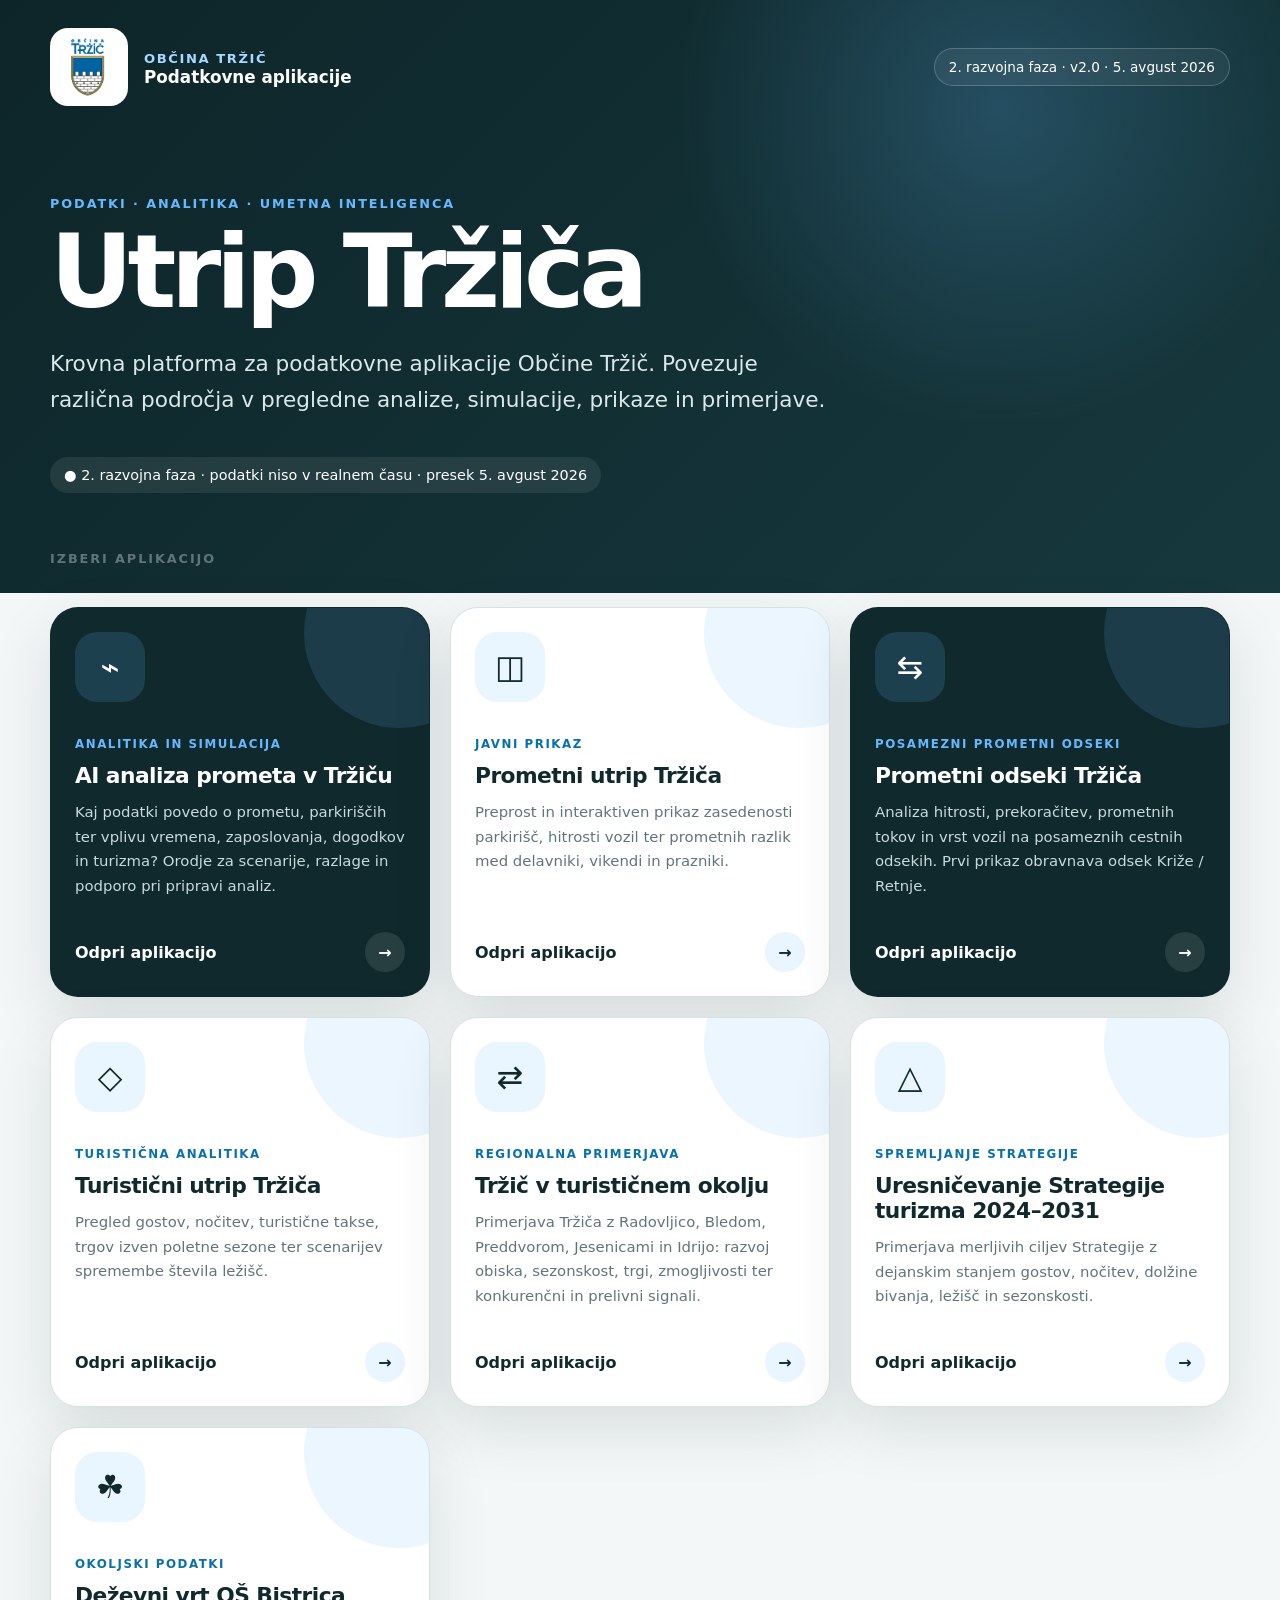
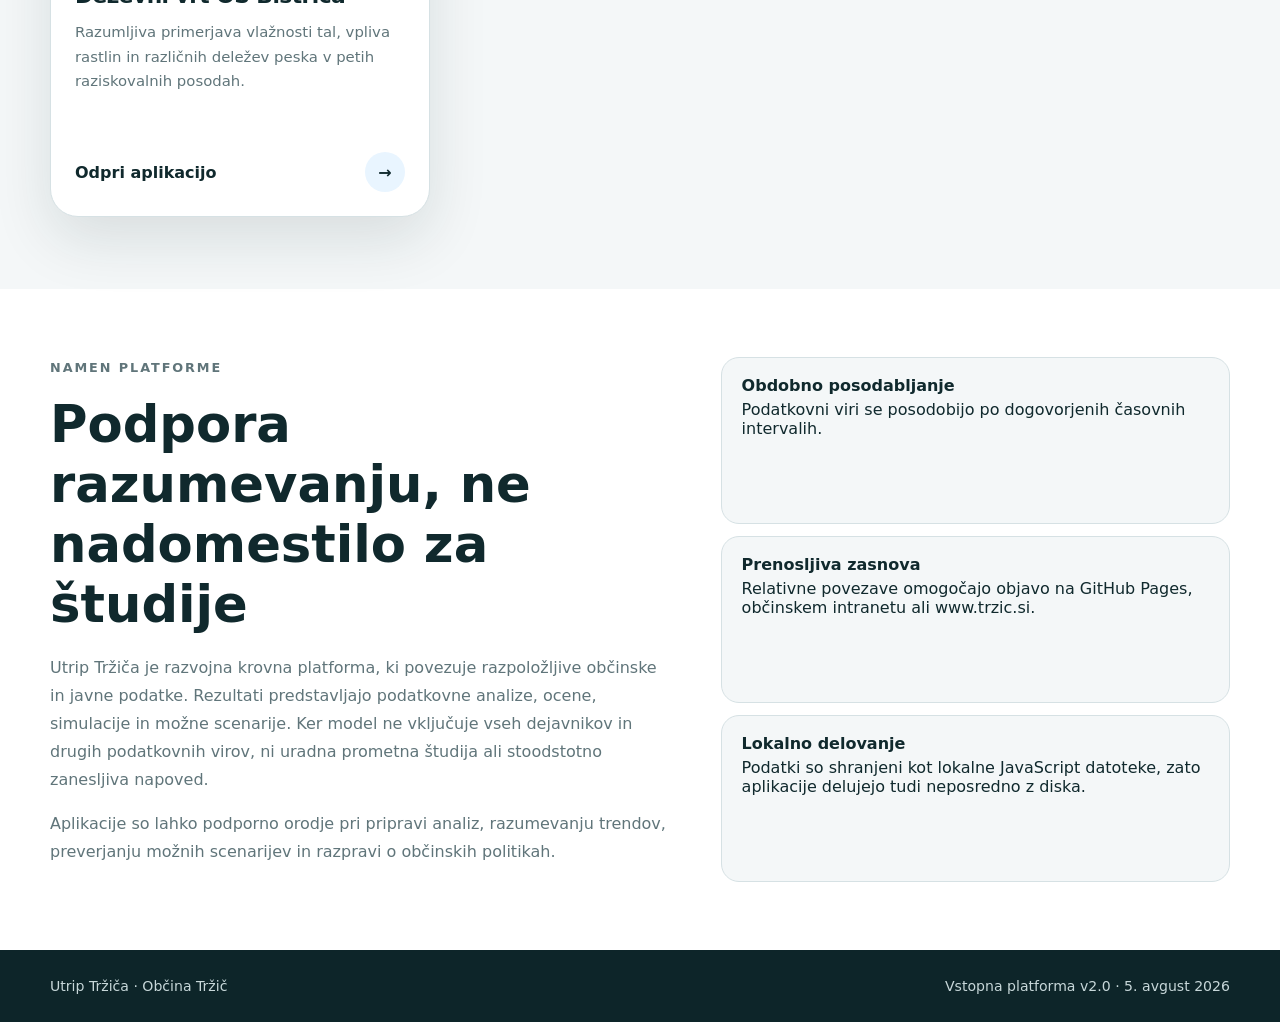
<file: index.html>
<!doctype html>
<html lang="sl">
<head>
  <meta charset="utf-8">
  <meta name="viewport" content="width=device-width,initial-scale=1">
  <meta name="description" content="Utrip Tržiča – vstopna stran podatkovnih aplikacij Občine Tržič.">
  <title>Utrip Tržiča</title>
  <link rel="stylesheet" href="./assets/css/shared.css">
  <script src="./VERSION.js"></script>
  <script defer src="./assets/js/apply-version.js"></script>
</head>
<body data-version-key="platform" data-version-title="Utrip Tržiča v{version}">
<header class="hero">
  <div class="shell">
    <nav class="nav">
      <div class="brand"><img src="./assets/images/grb_veliki.jpg" alt="Logotip Občine Tržič"><div><span>Občina Tržič</span><strong>Podatkovne aplikacije</strong></div></div>
      <div class="status" data-version-template="2. razvojna faza · v{version} · {releaseLabel}">2. razvojna faza · v2.0 · 5. avgust 2026</div>
    </nav>
    <div class="hero-copy">
      <p class="eyebrow">PODATKI · ANALITIKA · UMETNA INTELIGENCA</p>
      <h1>Utrip Tržiča</h1>
      <p class="lead">Krovna platforma za podatkovne aplikacije Občine Tržič. Povezuje različna področja v pregledne analize, simulacije, prikaze in primerjave.</p>
      <div class="snapshot">● 2. razvojna faza · podatki niso v realnem času · presek 5. avgust 2026</div>
    </div>
  </div>
</header>
<main>
<section class="apps">
  <div class="shell">
    <div class="section-head"><div><p class="eyebrow">IZBERI APLIKACIJO</p></div></div>
    <div class="app-grid">
      <article class="app-card primary"><div class="icon">⌁</div><span class="tag">ANALITIKA IN SIMULACIJA</span><h3>AI analiza prometa v Tržiču</h3><p>Kaj podatki povedo o prometu, parkiriščih ter vplivu vremena, zaposlovanja, dogodkov in turizma? Orodje za scenarije, razlage in podporo pri pripravi analiz.</p><a class="card-link" href="./apps/analitika/index.html"><span>Odpri aplikacijo</span><span>→</span></a></article>
      <article class="app-card"><div class="icon">◫</div><span class="tag">JAVNI PRIKAZ</span><h3>Prometni utrip Tržiča</h3><p>Preprost in interaktiven prikaz zasedenosti parkirišč, hitrosti vozil ter prometnih razlik med delavniki, vikendi in prazniki.</p><a class="card-link" href="./apps/javni-prikaz/index.html"><span>Odpri aplikacijo</span><span>→</span></a></article>
      <article class="app-card primary"><div class="icon">⇆</div><span class="tag">POSAMEZNI PROMETNI ODSEKI</span><h3>Prometni odseki Tržiča</h3><p>Analiza hitrosti, prekoračitev, prometnih tokov in vrst vozil na posameznih cestnih odsekih. Prvi prikaz obravnava odsek Križe / Retnje.</p><a class="card-link" href="./apps/prometni-odseki/index.html"><span>Odpri aplikacijo</span><span>→</span></a></article>
      <article class="app-card"><div class="icon">◇</div><span class="tag">TURISTIČNA ANALITIKA</span><h3>Turistični utrip Tržiča</h3><p>Pregled gostov, nočitev, turistične takse, trgov izven poletne sezone ter scenarijev spremembe števila ležišč.</p><a class="card-link" href="./apps/turizem/index.html"><span>Odpri aplikacijo</span><span>→</span></a></article>
      <article class="app-card"><div class="icon">⇄</div><span class="tag">REGIONALNA PRIMERJAVA</span><h3>Tržič v turističnem okolju</h3><p>Primerjava Tržiča z Radovljico, Bledom, Preddvorom, Jesenicami in Idrijo: razvoj obiska, sezonskost, trgi, zmogljivosti ter konkurenčni in prelivni signali.</p><a class="card-link" href="./apps/turisticno-okolje/index.html"><span>Odpri aplikacijo</span><span>→</span></a></article>
      <article class="app-card"><div class="icon">△</div><span class="tag">SPREMLJANJE STRATEGIJE</span><h3>Uresničevanje Strategije turizma 2024–2031</h3><p>Primerjava merljivih ciljev Strategije z dejanskim stanjem gostov, nočitev, dolžine bivanja, ležišč in sezonskosti.</p><a class="card-link" href="./apps/strategija-turizem/index.html"><span>Odpri aplikacijo</span><span>→</span></a></article>
      <article class="app-card"><div class="icon">☘</div><span class="tag">OKOLJSKI PODATKI</span><h3>Deževni vrt OŠ Bistrica</h3><p>Razumljiva primerjava vlažnosti tal, vpliva rastlin in različnih deležev peska v petih raziskovalnih posodah.</p><a class="card-link" href="./apps/dezevni-vrt/index.html"><span>Odpri aplikacijo</span><span>→</span></a></article>
    </div>
  </div>
</section>
<section class="info">
  <div class="shell info-grid">
    <div><p class="eyebrow">NAMEN PLATFORME</p><h2>Podpora razumevanju, ne nadomestilo za študije</h2><p>Utrip Tržiča je razvojna krovna platforma, ki povezuje razpoložljive občinske in javne podatke. Rezultati predstavljajo podatkovne analize, ocene, simulacije in možne scenarije. Ker model ne vključuje vseh dejavnikov in drugih podatkovnih virov, ni uradna prometna študija ali stoodstotno zanesljiva napoved.</p><p>Aplikacije so lahko podporno orodje pri pripravi analiz, razumevanju trendov, preverjanju možnih scenarijev in razpravi o občinskih politikah.</p></div>
    <div class="principles"><div class="principle"><strong>Obdobno posodabljanje</strong><span>Podatkovni viri se posodobijo po dogovorjenih časovnih intervalih.</span></div><div class="principle"><strong>Prenosljiva zasnova</strong><span>Relativne povezave omogočajo objavo na GitHub Pages, občinskem intranetu ali www.trzic.si.</span></div><div class="principle"><strong>Lokalno delovanje</strong><span>Podatki so shranjeni kot lokalne JavaScript datoteke, zato aplikacije delujejo tudi neposredno z diska.</span></div></div>
  </div>
</section>
</main>
<footer class="footer"><div class="shell"><span>Utrip Tržiča · Občina Tržič</span><span data-version-template="Vstopna platforma v{version} · {releaseLabel}">Vstopna platforma v2.0 · 5. avgust 2026</span></div></footer>
</body>
</html>
</file>
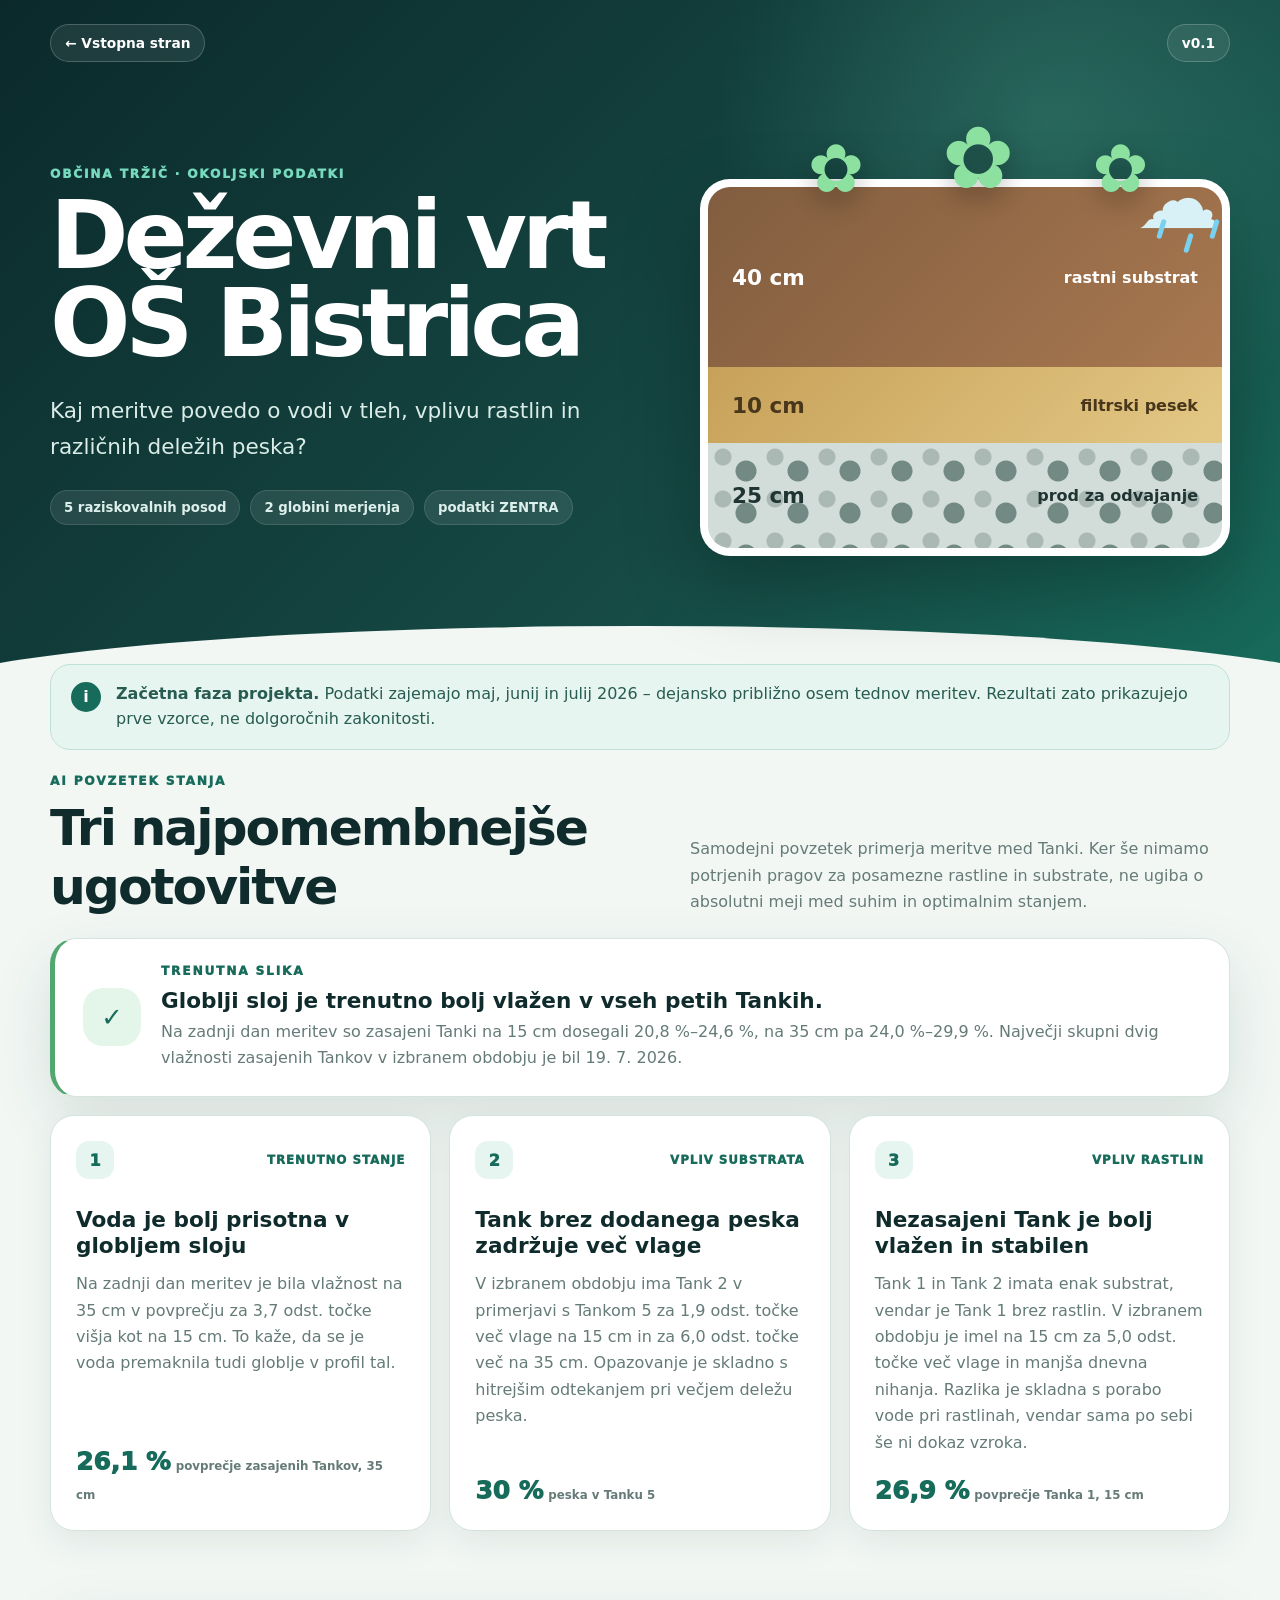
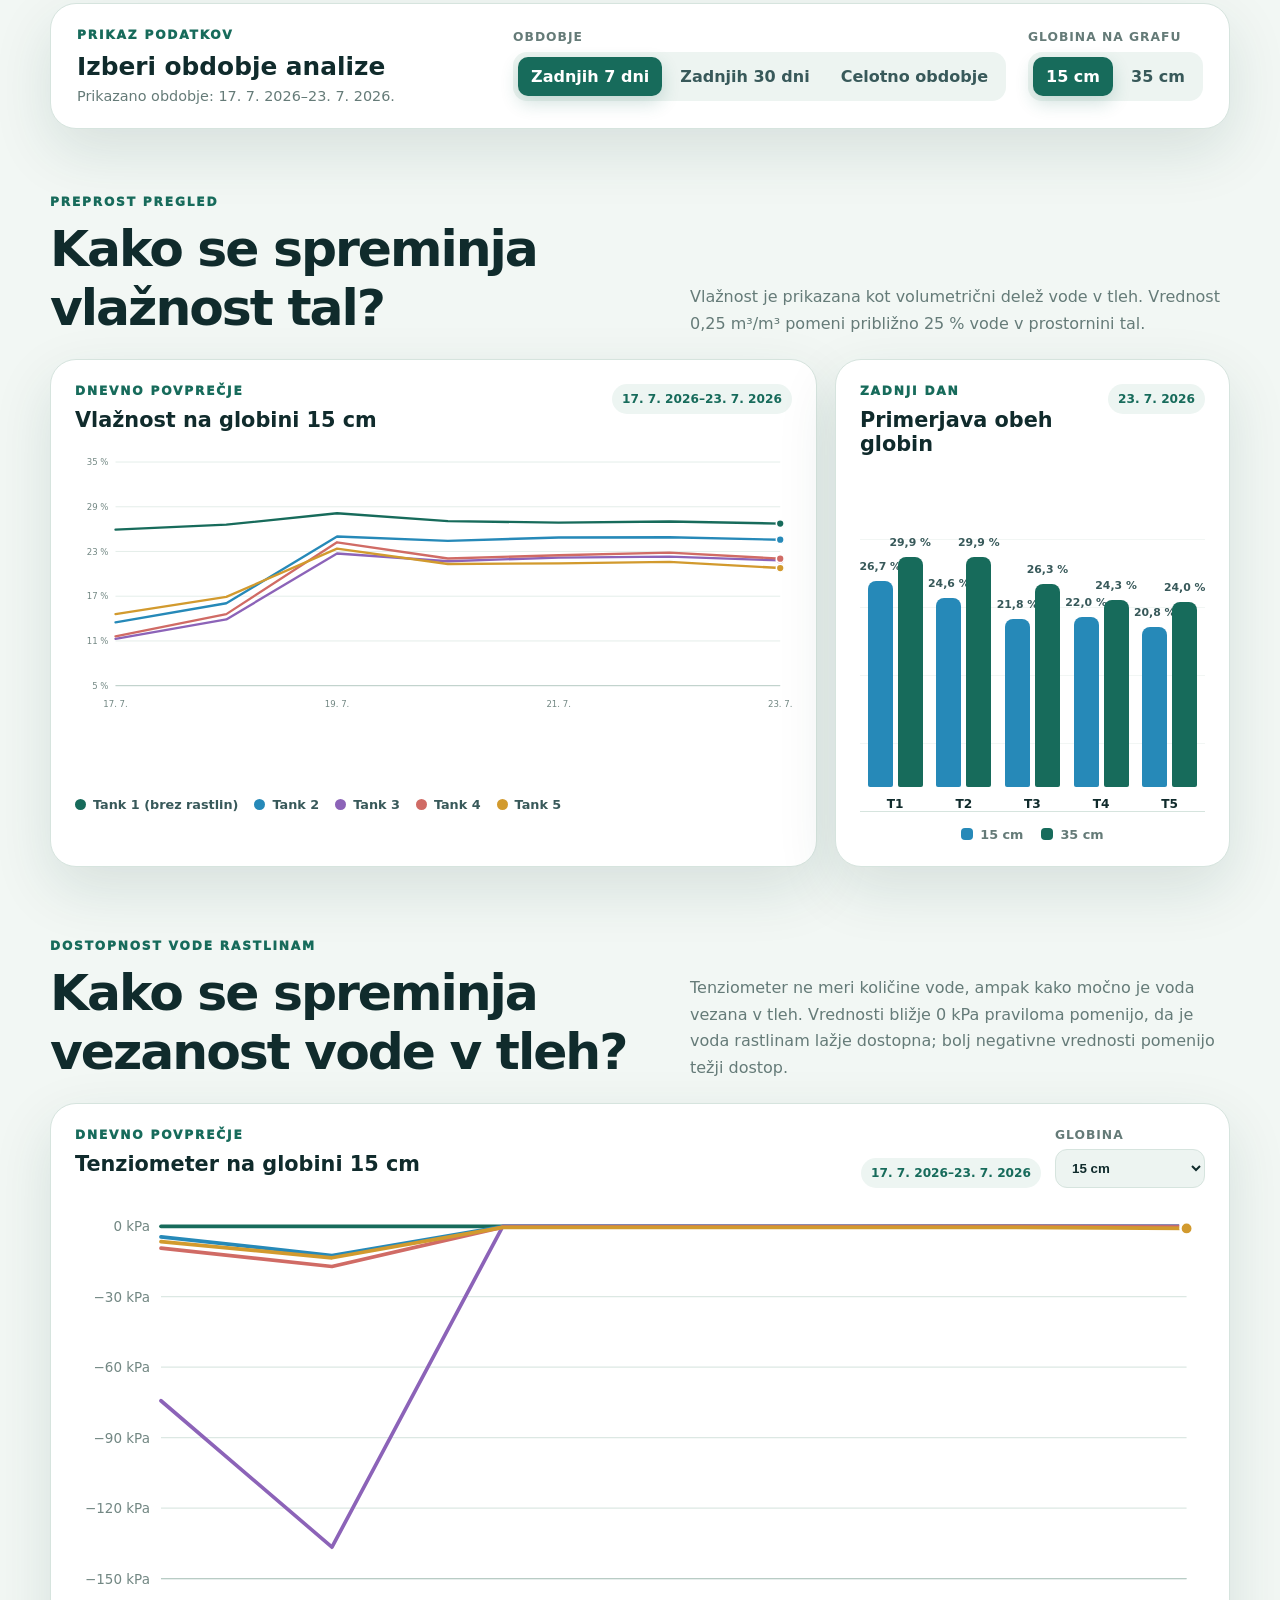
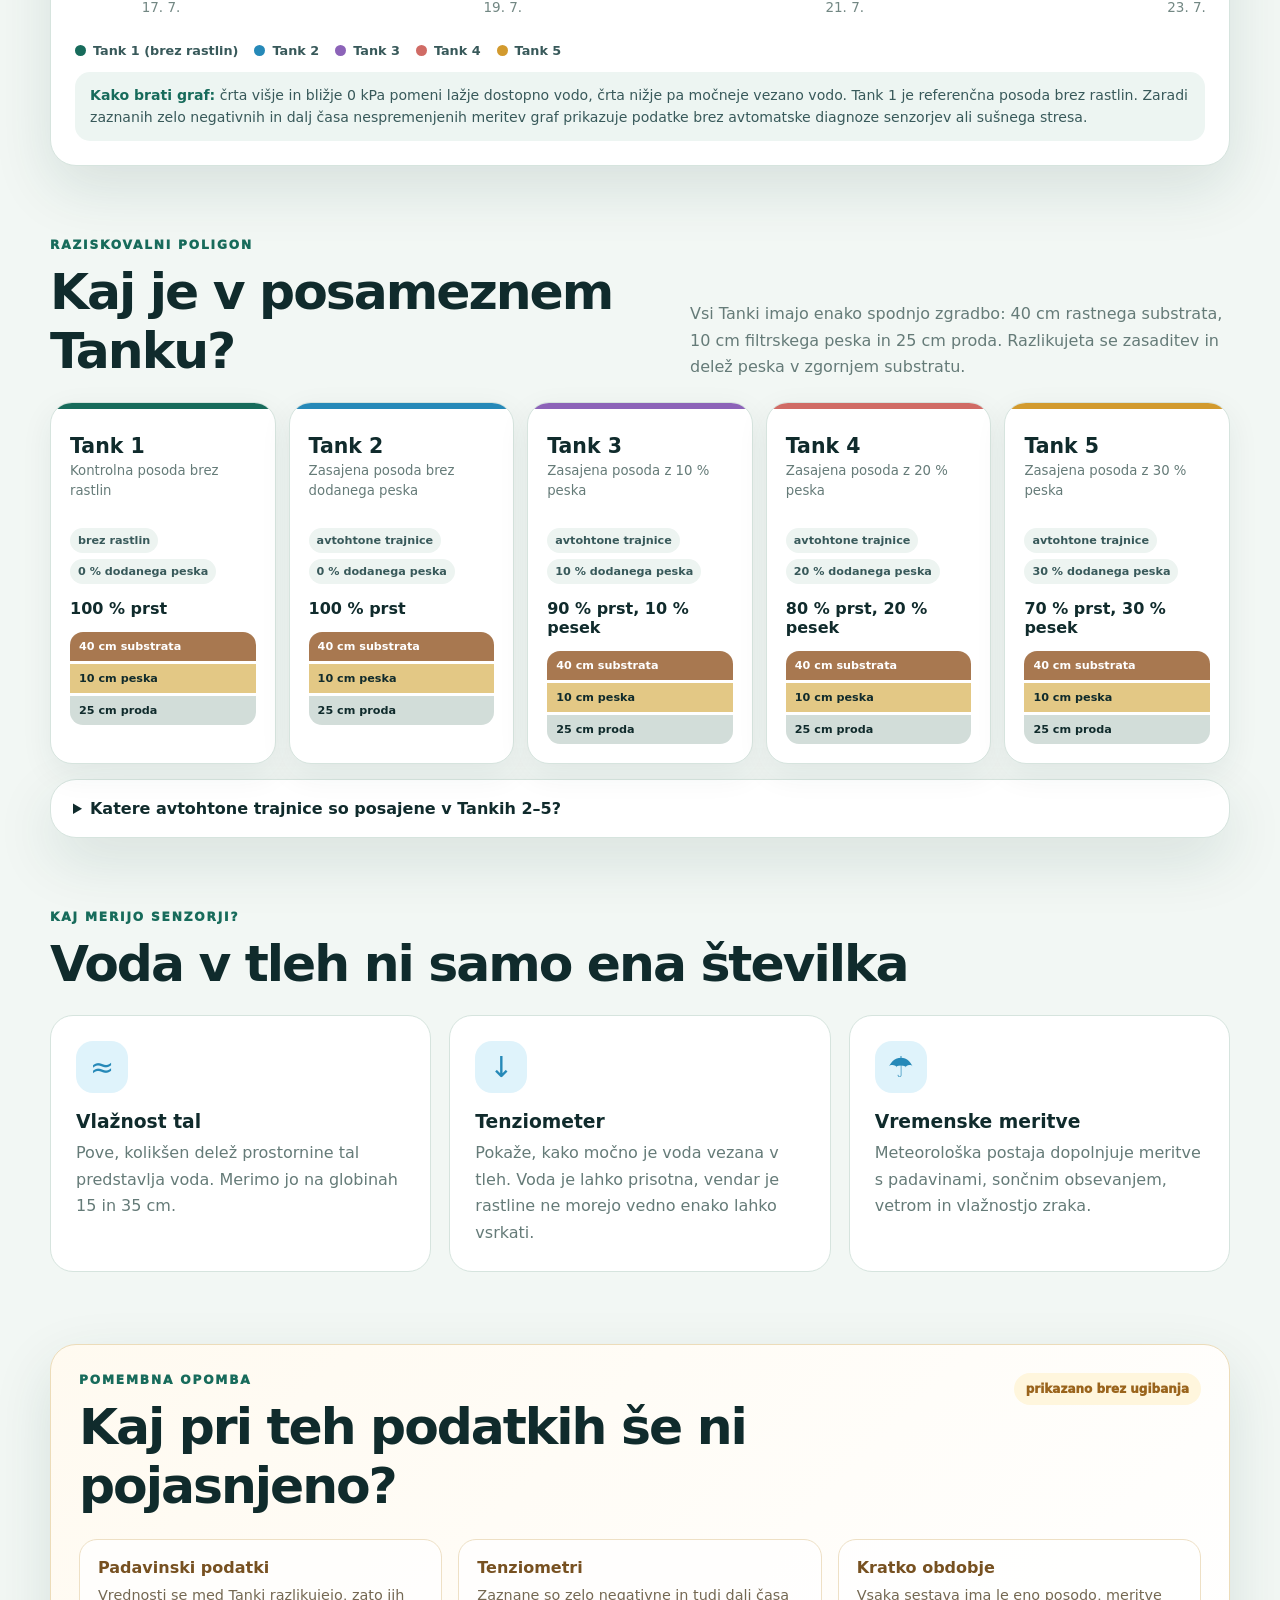
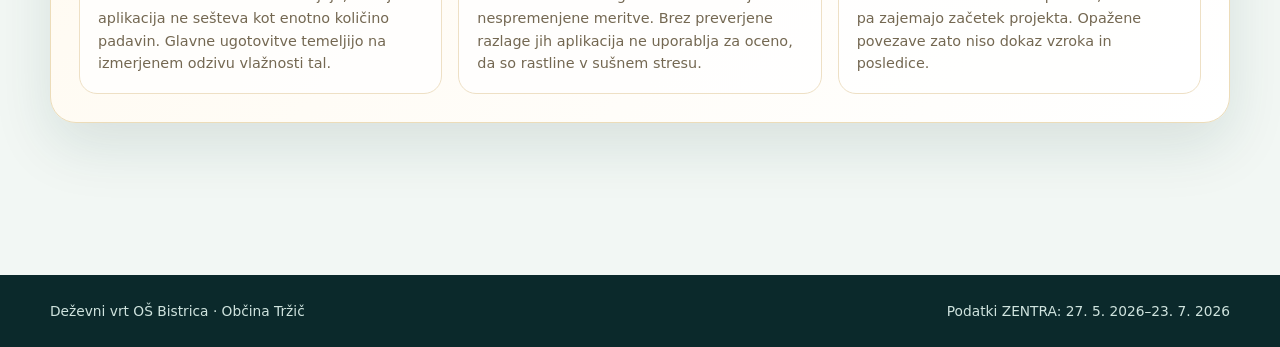
<file: apps/dezevni-vrt/index.html>
<!doctype html>
<html lang="sl">
<head>
  <meta charset="utf-8" />
  <meta name="viewport" content="width=device-width, initial-scale=1" />
  <meta name="description" content="De&#382;evni vrt O&#352; Bistrica &#8211; razumljiva primerjava vla&#382;nosti tal, sestave substratov in meritev ZENTRA." />
  <title>De&#382;evni vrt O&#352; Bistrica v0.1</title>
  <link rel="stylesheet" href="styles.css?v=0.1" />

  <style>
    .tension-panel{padding:24px}
    .tension-controls{display:flex;align-items:end;gap:14px;flex-wrap:wrap}
    .tension-select-wrap{display:grid;gap:7px}
    .tension-select-wrap label{font-size:.77rem;font-weight:900;color:var(--muted);text-transform:uppercase;letter-spacing:.08em}
    .tension-select{min-width:150px;border:1px solid var(--line);border-radius:12px;background:#edf4f1;color:var(--ink);padding:10px 36px 10px 12px;font-weight:850;cursor:pointer}
    .tension-help{margin:14px 0 0;padding:13px 15px;border-radius:15px;background:#edf5f2;color:var(--ink-soft);font-size:.88rem;line-height:1.55}
    .tension-help strong{color:var(--forest)}
    @media(max-width:760px){.tension-panel{padding:18px}.tension-controls{align-items:flex-start;flex-direction:column}.tension-select{width:100%}}
  </style>
<script src="../../VERSION.js"></script>
  <script defer src="../../assets/js/apply-version.js"></script>
</head>
<body data-version-key="dezevni-vrt" data-version-title="Deževni vrt OŠ Bistrica v{version}">
  <header class="hero">
    <div class="hero-inner">
      <nav class="topbar">
        <a class="home-link" href="../../index.html">&#8592; Vstopna stran</a>
        <span class="version" data-version-label>v0.1</span>
      </nav>
      <div class="hero-grid">
        <div class="hero-copy">
          <p class="eyebrow">OB&#268;INA TR&#381;I&#268; &#183; OKOLJSKI PODATKI</p>
          <h1>De&#382;evni vrt<br />O&#352; Bistrica</h1>
          <p class="lead">Kaj meritve povedo o vodi v tleh, vplivu rastlin in razli&#269;nih dele&#382;ih peska?</p>
          <div class="hero-chips">
            <span>5 raziskovalnih posod</span>
            <span>2 globini merjenja</span>
            <span>podatki ZENTRA</span>
          </div>
        </div>
        <aside class="hero-visual" aria-label="Shema de&#382;evnega vrta">
          <div class="cloud">&#9729;<i></i><i></i><i></i></div>
          <div class="plant"><span>&#10047;</span><span>&#10047;</span><span>&#10047;</span></div>
          <div class="soil-card">
            <div class="soil-top"><strong>40 cm</strong><span>rastni substrat</span></div>
            <div class="soil-sand"><strong>10 cm</strong><span>filtrski pesek</span></div>
            <div class="soil-gravel"><strong>25 cm</strong><span>prod za odvajanje</span></div>
          </div>
        </aside>
      </div>
    </div>
  </header>

  <main class="page-shell">
    <section class="early-note" aria-label="Omejitev obdobja">
      <div class="note-icon">i</div>
      <div><strong>Za&#269;etna faza projekta.</strong> Podatki zajemajo maj, junij in julij 2026 &#8211; dejansko pribli&#382;no osem tednov meritev. Rezultati zato prikazujejo prve vzorce, ne dolgoro&#269;nih zakonitosti.</div>
    </section>

    <section class="summary-section" aria-labelledby="summaryTitle">
      <div class="section-heading">
        <div>
          <p class="section-label">AI POVZETEK STANJA</p>
          <h2 id="summaryTitle">Tri najpomembnej&#353;e ugotovitve</h2>
        </div>
        <p>Samodejni povzetek primerja meritve med Tanki. Ker &#353;e nimamo potrjenih pragov za posamezne rastline in substrate, ne ugiba o absolutni meji med suhim in optimalnim stanjem.</p>
      </div>
      <article class="summary-lead panel">
        <div class="summary-orb"><span>&#10003;</span></div>
        <div>
          <p class="section-label">TRENUTNA SLIKA</p>
          <h3 id="summaryLeadTitle"></h3>
          <p id="summaryLeadText"></p>
        </div>
      </article>
      <div class="finding-grid" id="findingGrid"></div>
    </section>

    <section class="toolbar panel" aria-label="Izbira obdobja in globine">
      <div>
        <p class="section-label">PRIKAZ PODATKOV</p>
        <h2>Izberi obdobje analize</h2>
        <p id="periodDescription" class="toolbar-note"></p>
      </div>
      <div class="control-groups">
        <div class="control-group">
          <span>Obdobje</span>
          <div class="segmented" id="periodButtons">
            <button type="button" data-days="7" class="active">Zadnjih 7 dni</button>
            <button type="button" data-days="30">Zadnjih 30 dni</button>
            <button type="button" data-days="all">Celotno obdobje</button>
          </div>
        </div>
        <div class="control-group">
          <span>Globina na grafu</span>
          <div class="segmented compact" id="depthButtons">
            <button type="button" data-depth="15" class="active">15 cm</button>
            <button type="button" data-depth="35">35 cm</button>
          </div>
        </div>
      </div>
    </section>

    <section class="charts-section" aria-labelledby="chartsTitle">
      <div class="section-heading">
        <div><p class="section-label">PREPROST PREGLED</p><h2 id="chartsTitle">Kako se spreminja vla&#382;nost tal?</h2></div>
        <p>Vla&#382;nost je prikazana kot volumetri&#269;ni dele&#382; vode v tleh. Vrednost 0,25 m&#179;/m&#179; pomeni pribli&#382;no 25 % vode v prostornini tal.</p>
      </div>
      <div class="chart-grid">
        <article class="panel chart-panel wide">
          <div class="panel-head">
            <div><p class="section-label">DNEVNO POVPRE&#268;JE</p><h3 id="trendTitle">Vla&#382;nost na globini 15 cm</h3></div>
            <span class="context-pill" id="trendContext"></span>
          </div>
          <div id="trendChart" class="chart-host" aria-label="Trend vla&#382;nosti tal"></div>
          <div id="trendLegend" class="legend"></div>
        </article>
        <article class="panel chart-panel">
          <div class="panel-head">
            <div><p class="section-label">ZADNJI DAN</p><h3>Primerjava obeh globin</h3></div>
            <span class="context-pill" id="comparisonDate"></span>
          </div>
          <div id="comparisonChart" class="comparison-chart" aria-label="Primerjava vla&#382;nosti med Tanki"></div>
          <div class="depth-key"><span><i class="depth15"></i>15 cm</span><span><i class="depth35"></i>35 cm</span></div>
        </article>
      </div>
    </section>


    <section class="tension-section" aria-labelledby="tensionSectionTitle">
      <div class="section-heading">
        <div><p class="section-label">DOSTOPNOST VODE RASTLINAM</p><h2 id="tensionSectionTitle">Kako se spreminja vezanost vode v tleh?</h2></div>
        <p>Tenziometer ne meri količine vode, ampak kako močno je voda vezana v tleh. Vrednosti bližje 0 kPa praviloma pomenijo, da je voda rastlinam lažje dostopna; bolj negativne vrednosti pomenijo težji dostop.</p>
      </div>
      <article class="panel chart-panel tension-panel">
        <div class="panel-head">
          <div><p class="section-label">DNEVNO POVPREČJE</p><h3 id="tensionTrendTitle">Tenziometer na globini 15 cm</h3></div>
          <div class="tension-controls">
            <span class="context-pill" id="tensionTrendContext"></span>
            <div class="tension-select-wrap">
              <label for="tensionDepthSelect">Globina</label>
              <select id="tensionDepthSelect" class="tension-select">
                <option value="15" selected>15 cm</option>
                <option value="35">35 cm</option>
              </select>
            </div>
          </div>
        </div>
        <div id="tensionTrendChart" class="chart-host" aria-label="Trend meritev tenziometra"></div>
        <div id="tensionTrendLegend" class="legend"></div>
        <p class="tension-help"><strong>Kako brati graf:</strong> črta višje in bližje 0 kPa pomeni lažje dostopno vodo, črta nižje pa močneje vezano vodo. Tank 1 je referenčna posoda brez rastlin. Zaradi zaznanih zelo negativnih in dalj časa nespremenjenih meritev graf prikazuje podatke brez avtomatske diagnoze senzorjev ali sušnega stresa.</p>
      </article>
    </section>
    <section class="tank-section" aria-labelledby="tankTitle">
      <div class="section-heading">
        <div><p class="section-label">RAZISKOVALNI POLIGON</p><h2 id="tankTitle">Kaj je v posameznem Tanku?</h2></div>
        <p>Vsi Tanki imajo enako spodnjo zgradbo: 40 cm rastnega substrata, 10 cm filtrskega peska in 25 cm proda. Razlikujeta se zasaditev in dele&#382; peska v zgornjem substratu.</p>
      </div>
      <div class="tank-grid" id="tankGrid"></div>
      <details class="plants-details panel">
        <summary>Katere avtohtone trajnice so posajene v Tankih 2&#8211;5?</summary>
        <div id="plantList" class="plant-list"></div>
      </details>
    </section>

    <section class="explain-section">
      <div class="section-heading">
        <div><p class="section-label">KAJ MERIJO SENZORJI?</p><h2>Voda v tleh ni samo ena &#353;tevilka</h2></div>
      </div>
      <div class="explain-grid">
        <article class="explain-card"><span class="explain-icon">&#8776;</span><h3>Vla&#382;nost tal</h3><p>Pove, kolik&#353;en dele&#382; prostornine tal predstavlja voda. Merimo jo na globinah 15 in 35 cm.</p></article>
        <article class="explain-card"><span class="explain-icon">&#8595;</span><h3>Tenziometer</h3><p>Poka&#382;e, kako mo&#269;no je voda vezana v tleh. Voda je lahko prisotna, vendar je rastline ne morejo vedno enako lahko vsrkati.</p></article>
        <article class="explain-card"><span class="explain-icon">&#9730;</span><h3>Vremenske meritve</h3><p>Meteorolo&#353;ka postaja dopolnjuje meritve s padavinami, son&#269;nim obsevanjem, vetrom in vla&#382;nostjo zraka.</p></article>
      </div>
    </section>

    <section class="quality-panel panel" aria-labelledby="qualityTitle">
      <div class="quality-head">
        <div><p class="section-label">POMEMBNA OPOMBA</p><h2 id="qualityTitle">Kaj pri teh podatkih &#353;e ni pojasnjeno?</h2></div>
        <span class="quality-badge">prikazano brez ugibanja</span>
      </div>
      <div class="quality-grid">
        <div><strong>Padavinski podatki</strong><p>Vrednosti se med Tanki razlikujejo, zato jih aplikacija ne se&#353;teva kot enotno koli&#269;ino padavin. Glavne ugotovitve temeljijo na izmerjenem odzivu vla&#382;nosti tal.</p></div>
        <div><strong>Tenziometri</strong><p>Zaznane so zelo negativne in tudi dalj &#269;asa nespremenjene meritve. Brez preverjene razlage jih aplikacija ne uporablja za oceno, da so rastline v su&#353;nem stresu.</p></div>
        <div><strong>Kratko obdobje</strong><p>Vsaka sestava ima le eno posodo, meritve pa zajemajo za&#269;etek projekta. Opa&#382;ene povezave zato niso dokaz vzroka in posledice.</p></div>
      </div>
    </section>
  </main>

  <footer>
    <span>De&#382;evni vrt O&#352; Bistrica &#183; Ob&#269;ina Tr&#382;i&#269;</span>
    <span id="footerPeriod"></span>
  </footer>

  <script src="./data-js/zentra-data.js"></script>
  <script src="app.js?v=0.1"></script>

  <script>
    (() => {
      'use strict';

      const data = window.UTRIP_DEZEVNI_VRT_DATA;
      const chartHost = document.getElementById('tensionTrendChart');
      const depthSelect = document.getElementById('tensionDepthSelect');
      const periodButtons = document.getElementById('periodButtons');
      if (!data || !chartHost || !depthSelect || !periodButtons) return;

      const tankColors = {
        'Trzic-Tank1':'#176b5b','Trzic-Tank2':'#2689b8','Trzic-Tank3':'#8c63b8','Trzic-Tank4':'#d06b65','Trzic-Tank5':'#d29a2e'
      };
      const dateFormatter = new Intl.DateTimeFormat('sl-SI',{day:'numeric',month:'numeric',year:'numeric'});
      const shortDateFormatter = new Intl.DateTimeFormat('sl-SI',{day:'numeric',month:'numeric'});

      const formatDate = value => dateFormatter.format(new Date(`${value}T12:00:00`));
      const formatShortDate = value => shortDateFormatter.format(new Date(`${value}T12:00:00`));
      const formatKpa = value => `${value.toLocaleString('sl-SI',{minimumFractionDigits:Math.abs(value)<10?1:0,maximumFractionDigits:1})} kPa`;

      function selectedDays() {
        const active = periodButtons.querySelector('button.active[data-days]');
        if (!active || active.dataset.days === 'all') return 'all';
        return Number(active.dataset.days);
      }

      function rowsForSelectedPeriod() {
        const days = selectedDays();
        if (days === 'all') return data.daily;
        const last = new Date(`${data.meta.to.slice(0,10)}T12:00:00`);
        const start = new Date(last);
        start.setDate(last.getDate() - days + 1);
        const startKey = start.toISOString().slice(0,10);
        return data.daily.filter(row => row.date >= startKey);
      }

      function periodLabel(rows) {
        const dates = [...new Set(rows.map(row => row.date))].sort();
        if (!dates.length) return '';
        return `${formatDate(dates[0])}–${formatDate(dates[dates.length - 1])}`;
      }

      function renderTensionTrend() {
        const depth = Number(depthSelect.value);
        const key = depth === 15 ? 'tension15' : 'tension35';
        const rows = rowsForSelectedPeriod();
        const dates = [...new Set(rows.map(row => row.date))].sort();
        const values = rows.map(row => row[key]).filter(Number.isFinite);

        document.getElementById('tensionTrendTitle').textContent = `Tenziometer na globini ${depth} cm`;
        document.getElementById('tensionTrendContext').textContent = periodLabel(rows);

        if (!dates.length || !values.length) {
          chartHost.innerHTML = '<p>Za izbrano obdobje ni podatkov.</p>';
          return;
        }

        const byTank = new Map();
        rows.forEach(row => {
          if (!byTank.has(row.tank)) byTank.set(row.tank, new Map());
          byTank.get(row.tank).set(row.date, row[key]);
        });

        const rawMin = Math.min(...values);
        const magnitude = Math.max(10, Math.abs(rawMin));
        const unit = magnitude > 1200 ? 250 : magnitude > 600 ? 100 : magnitude > 250 ? 50 : magnitude > 100 ? 25 : 10;
        const low = Math.floor(rawMin / unit) * unit;
        const high = 0;
        const width = 920, height = 350, ml = 70, mr = 15, mt = 18, mb = 45;
        const plotW = width - ml - mr, plotH = height - mt - mb;
        const x = index => ml + (dates.length === 1 ? plotW / 2 : index / (dates.length - 1) * plotW);
        const y = value => mt + (high - value) / (high - low) * plotH;
        const tickCount = 5;

        let svg = `<svg class="trend-svg" viewBox="0 0 ${width} ${height}" role="img" aria-label="Tenziometer po dnevih na globini ${depth} centimetrov">`;
        for (let index = 0; index <= tickCount; index++) {
          const value = high - (high - low) * index / tickCount;
          const yy = y(value);
          svg += `<line class="grid-line" x1="${ml}" y1="${yy}" x2="${width - mr}" y2="${yy}"/><text class="axis-label" x="${ml - 9}" y="${yy + 4}" text-anchor="end">${Math.round(value).toLocaleString('sl-SI')} kPa</text>`;
        }
        svg += `<line class="axis-line" x1="${ml}" y1="${height - mb}" x2="${width - mr}" y2="${height - mb}"/>`;

        const xTickStep = Math.max(1, Math.ceil(dates.length / 6));
        dates.forEach((date,index) => {
          if (index % xTickStep === 0 || index === dates.length - 1) {
            svg += `<text class="axis-label" x="${x(index)}" y="${height - 18}" text-anchor="middle">${formatShortDate(date)}</text>`;
          }
        });

        data.tanks.forEach(tank => {
          const tankRows = byTank.get(tank.id) || new Map();
          const points = dates.map((date,index) => ({value:tankRows.get(date),x:x(index),date})).filter(point => Number.isFinite(point.value));
          if (!points.length) return;
          const path = points.map((point,index) => `${index ? 'L' : 'M'} ${point.x.toFixed(1)} ${y(point.value).toFixed(1)}`).join(' ');
          svg += `<path class="trend-line" stroke="${tankColors[tank.id]}" d="${path}"/>`;
          const last = points[points.length - 1];
          svg += `<circle class="trend-dot" fill="${tankColors[tank.id]}" cx="${last.x}" cy="${y(last.value)}" r="5"><title>${tank.name}: ${formatKpa(last.value)}</title></circle>`;
        });

        svg += '</svg>';
        chartHost.innerHTML = svg;
        document.getElementById('tensionTrendLegend').innerHTML = data.tanks.map(tank => `<span><i style="background:${tankColors[tank.id]}"></i>${tank.name}${tank.planted ? '' : ' (brez rastlin)'}</span>`).join('');
      }

      depthSelect.addEventListener('change', renderTensionTrend);
      periodButtons.addEventListener('click', event => {
        if (event.target.closest('button[data-days]')) renderTensionTrend();
      });
      renderTensionTrend();
    })();
  </script>
</body>
</html>
</file>
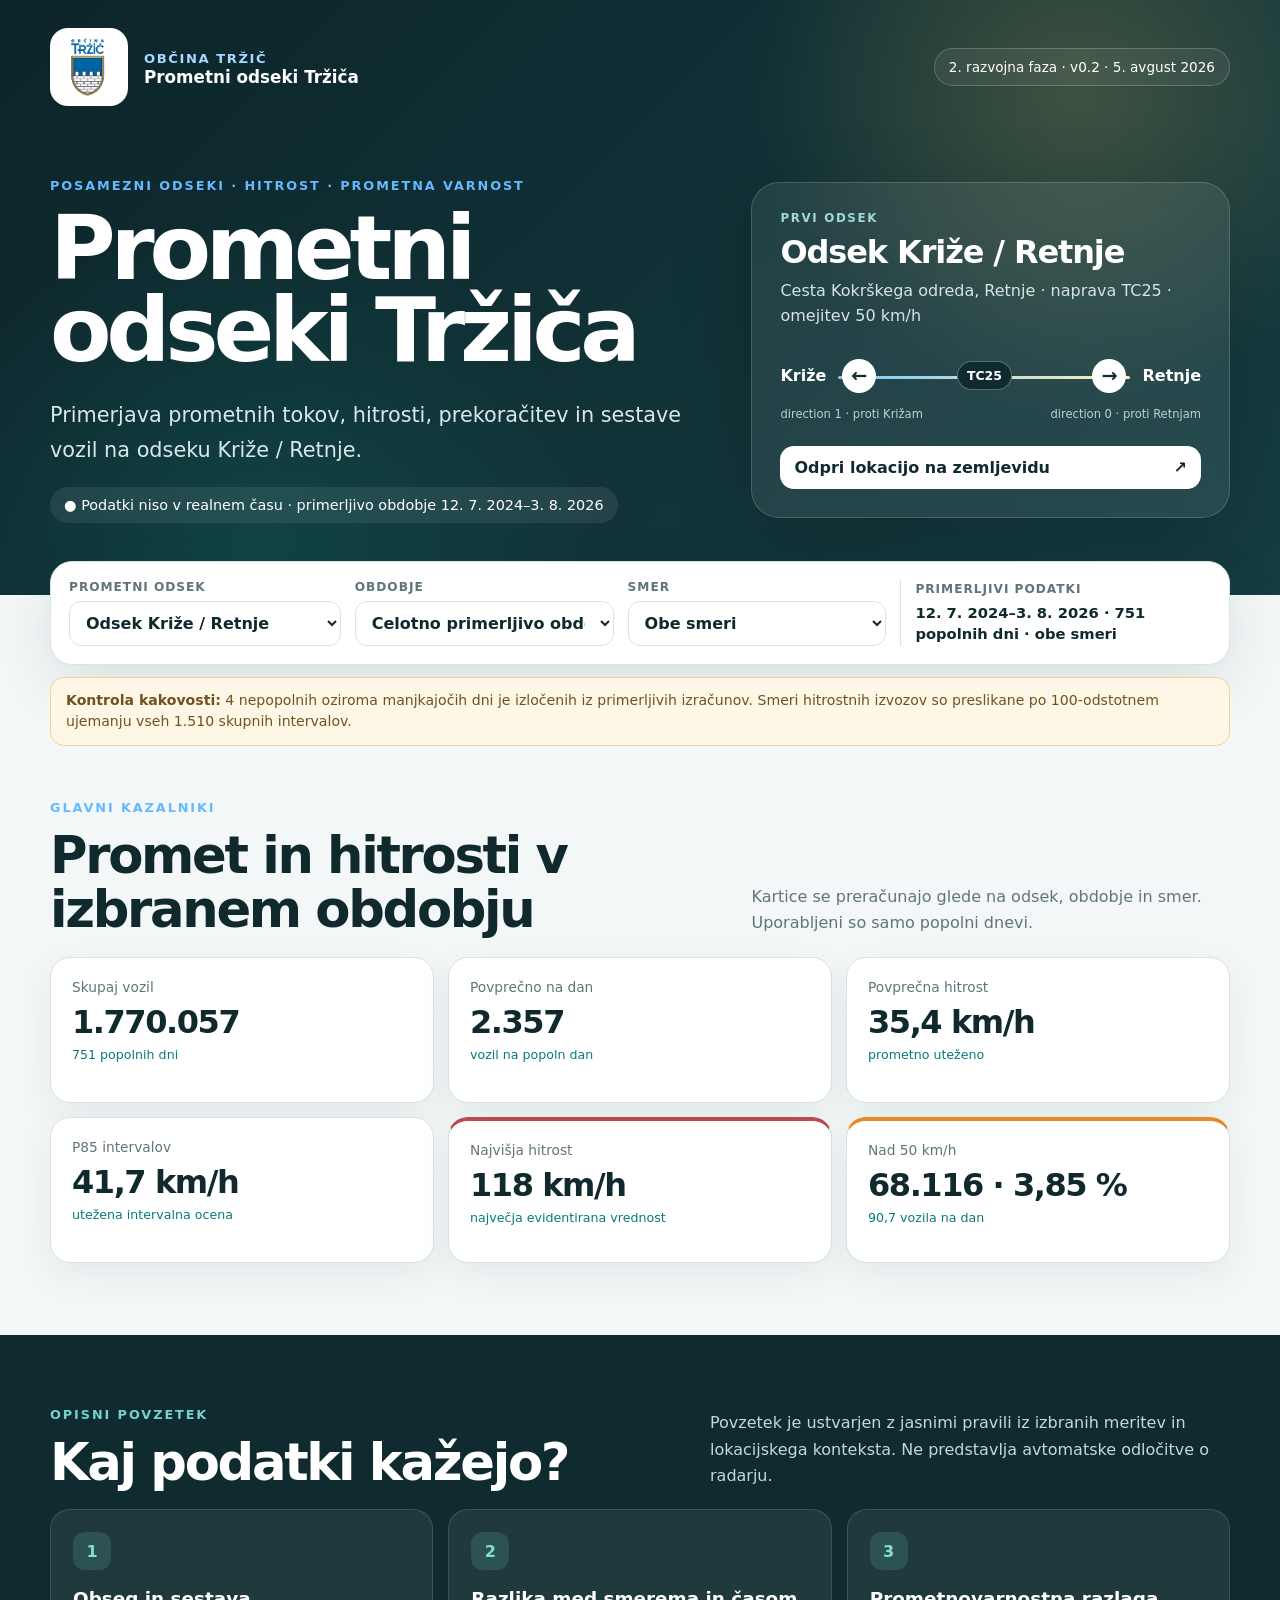
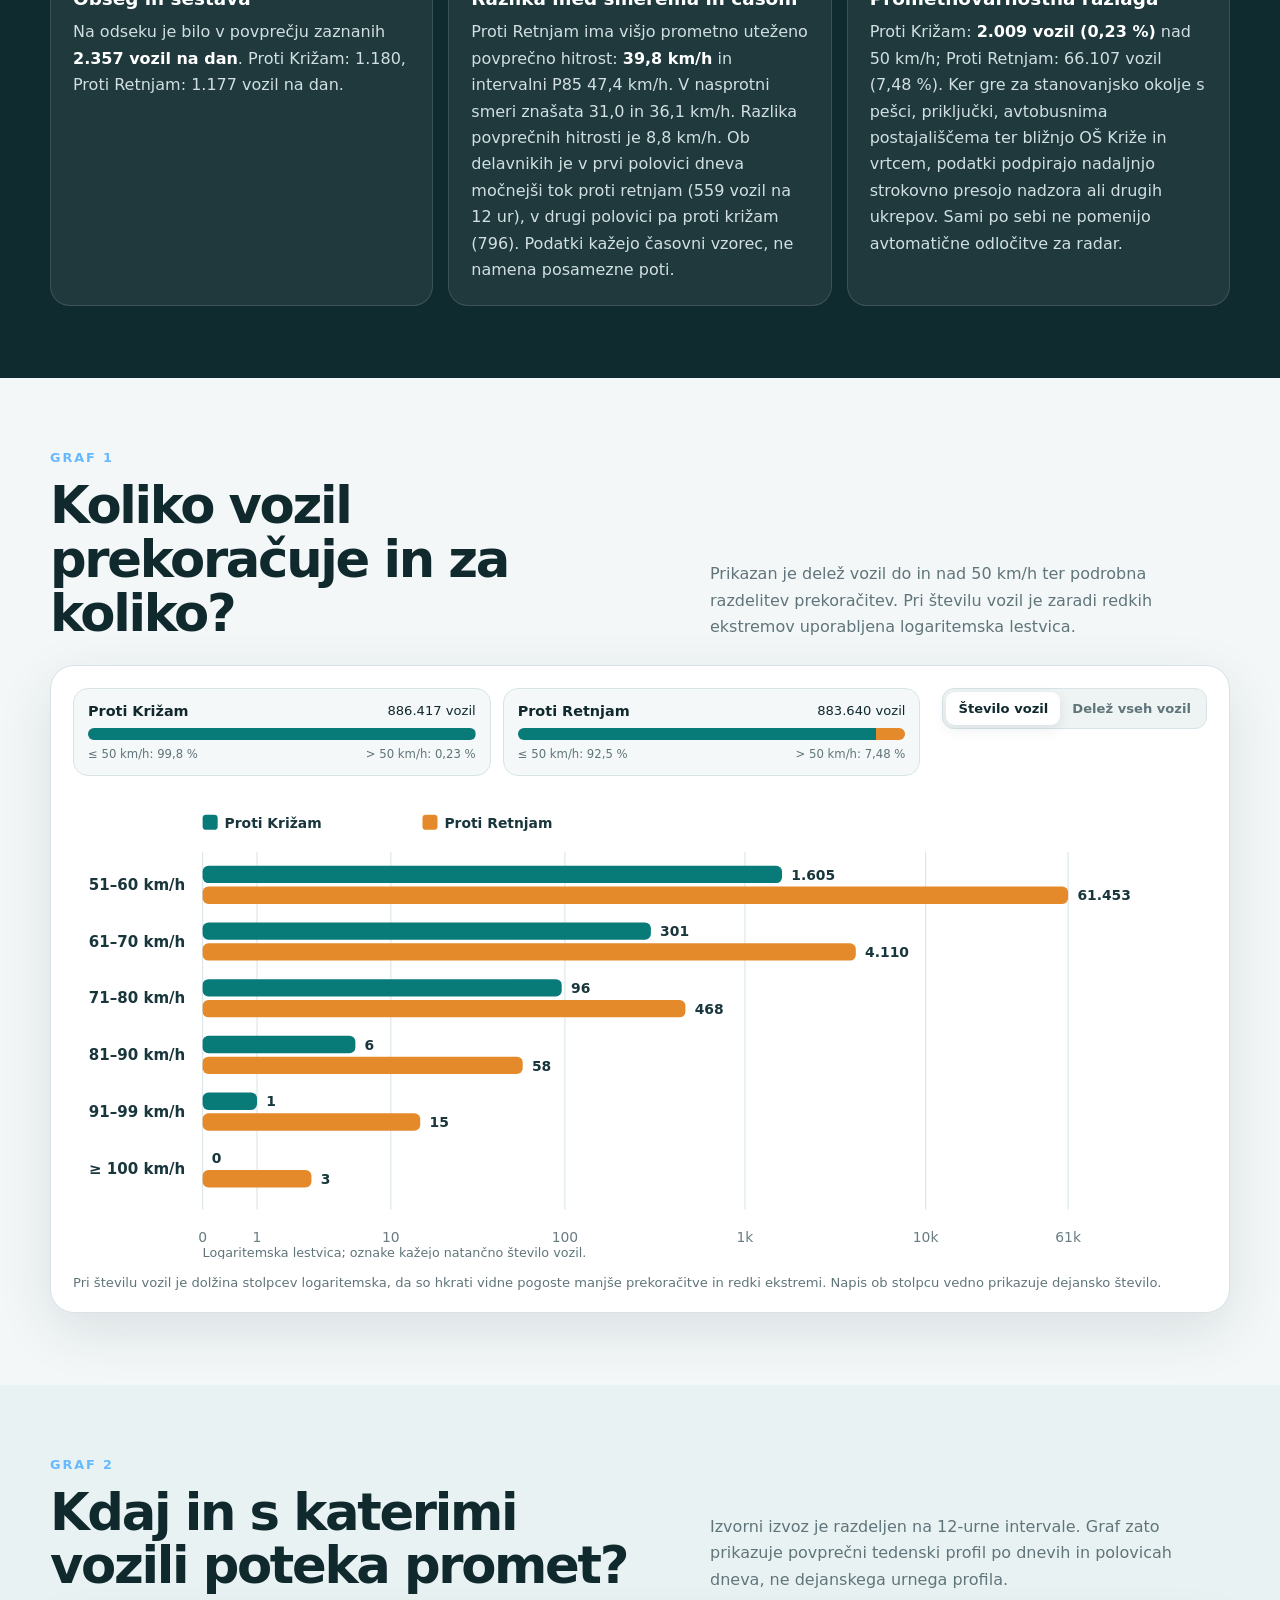
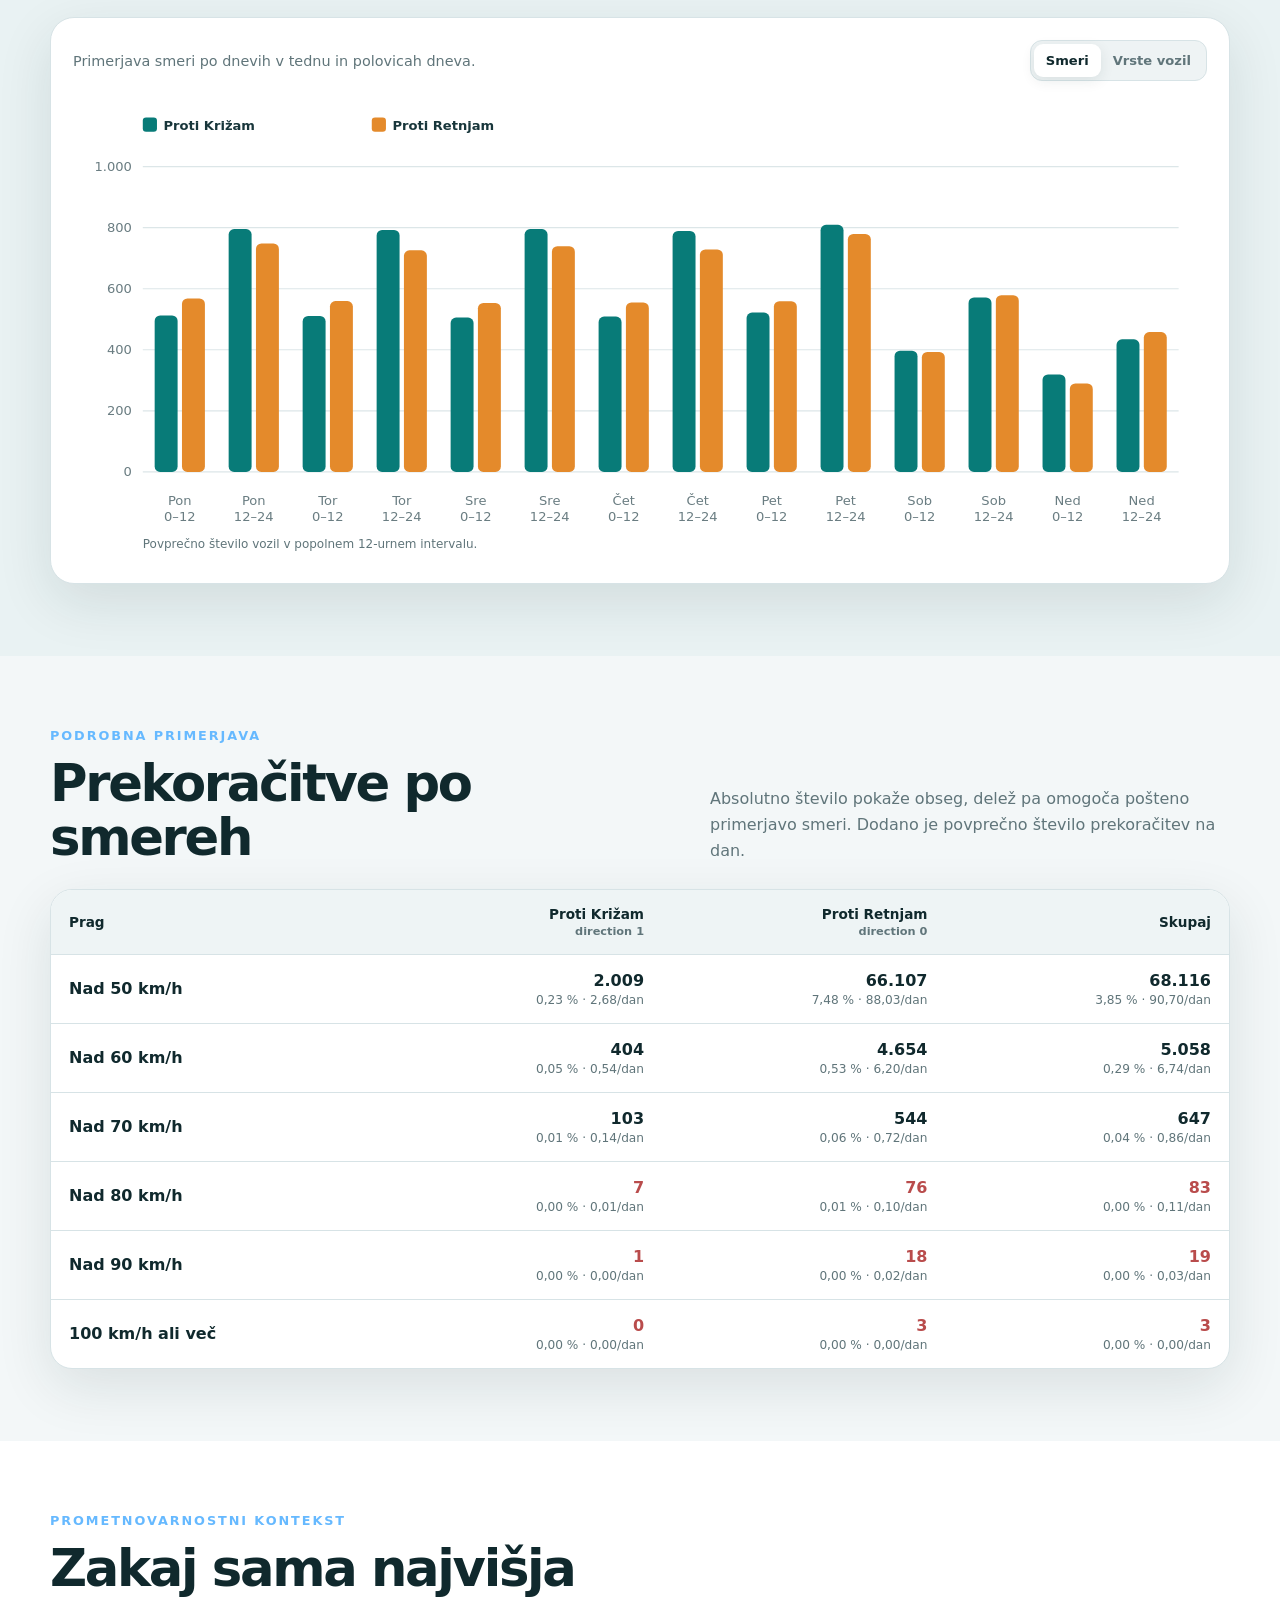
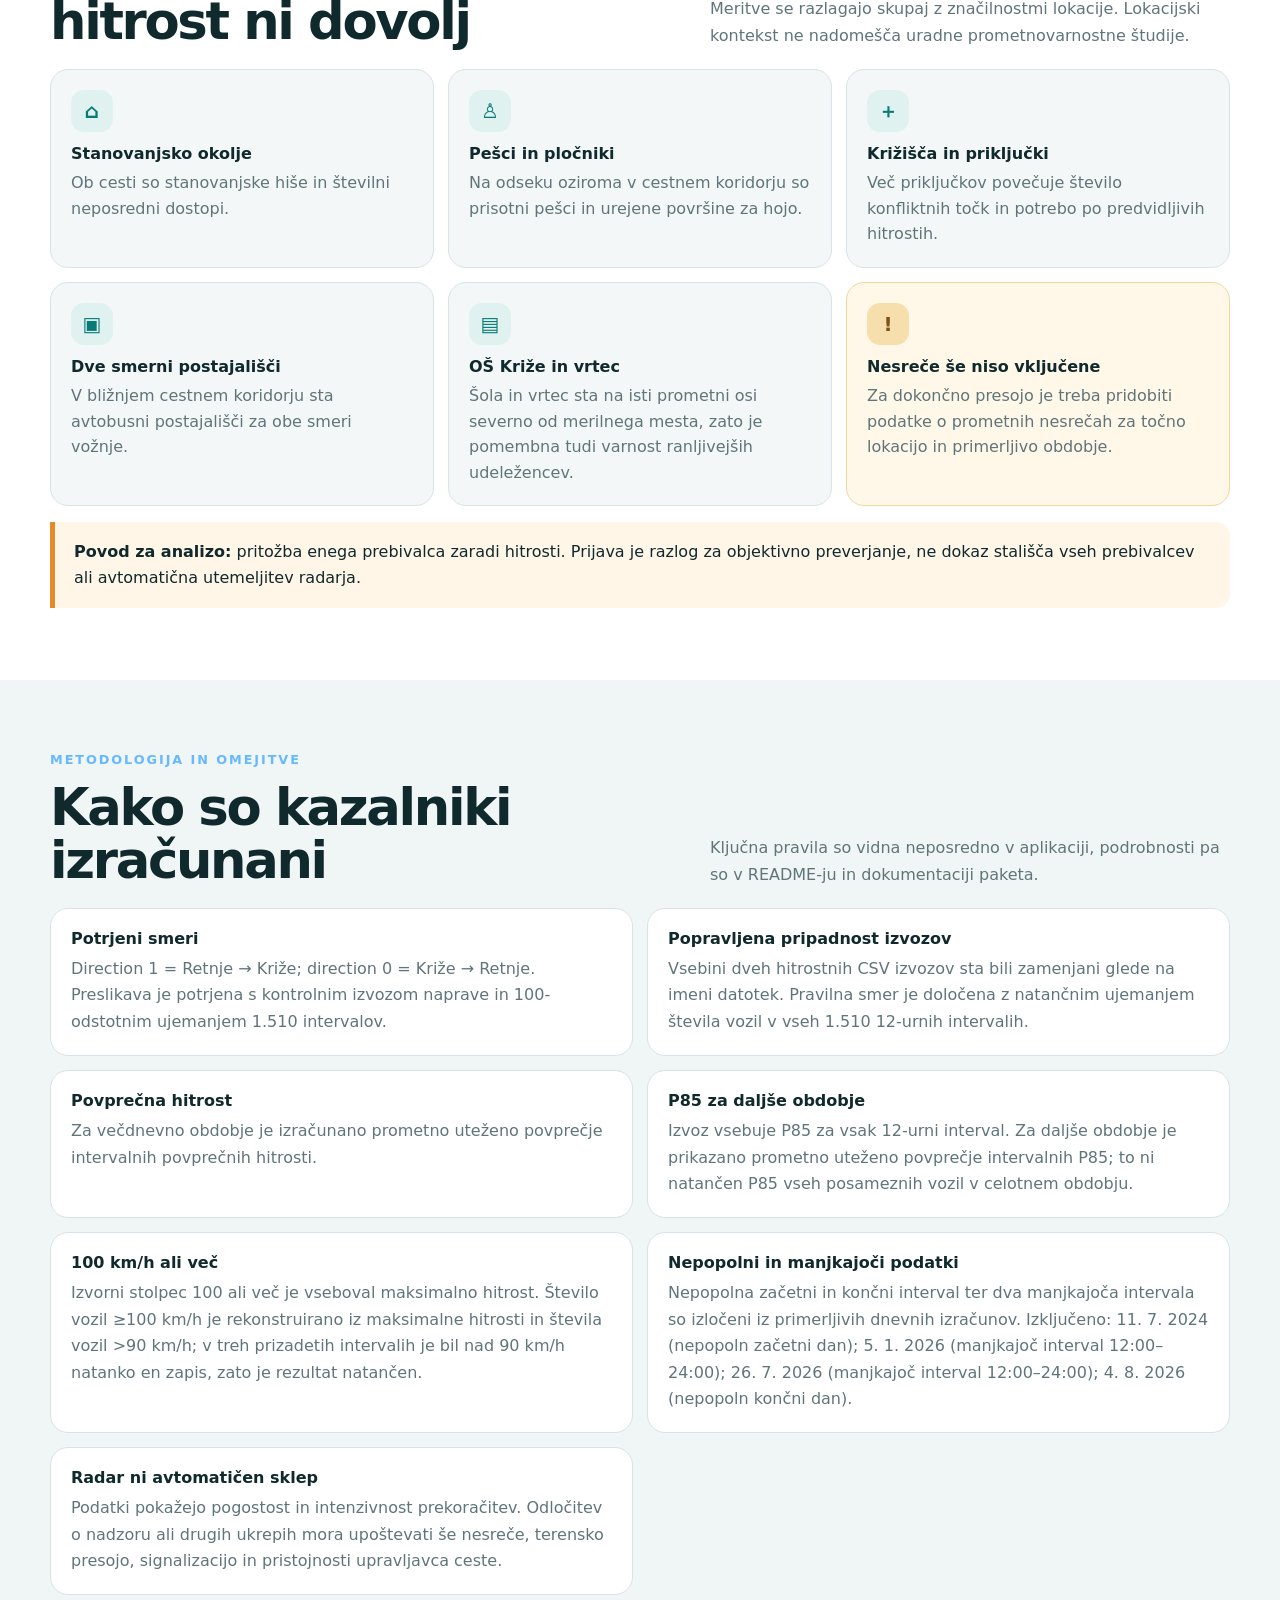
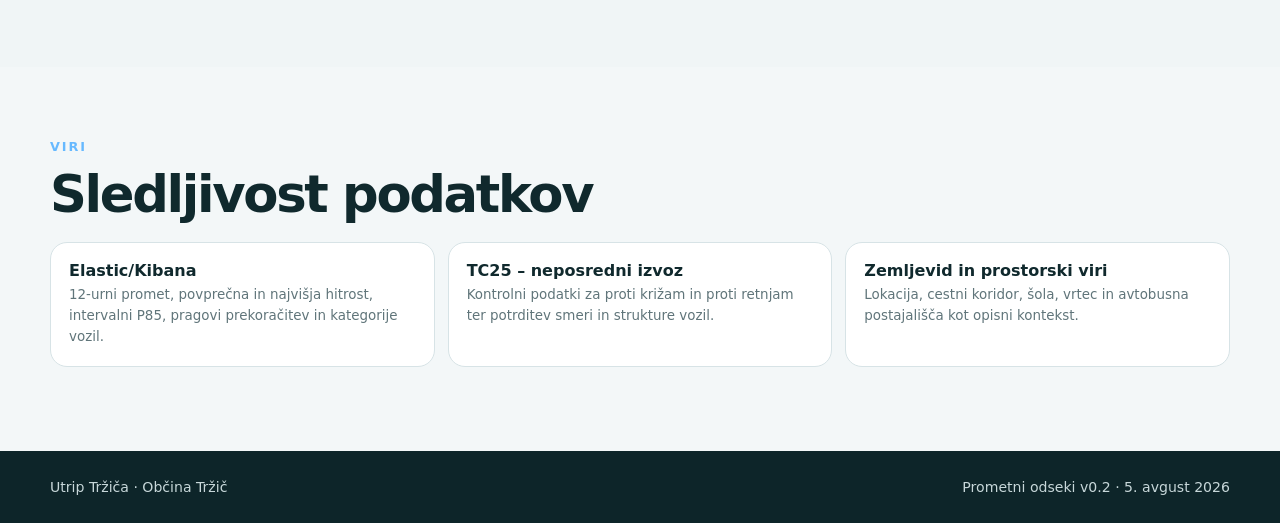
<file: apps/prometni-odseki/index.html>
<!doctype html>
<html lang="sl">
<head>
  <meta charset="utf-8">
  <meta name="viewport" content="width=device-width, initial-scale=1">
  <meta name="description" content="Prometni odseki Tržiča – analiza hitrosti, prometnih tokov in vrst vozil na posameznih cestnih odsekih.">
  <title>Prometni odseki Tržiča</title>
  <link rel="stylesheet" href="../../assets/css/shared.css">
  <link rel="stylesheet" href="./styles.css">
  <script src="../../VERSION.js"></script>
  <script defer src="../../assets/js/apply-version.js"></script>
  <script src="./data-js/sections.js"></script>
  <script src="./data-js/krize-retnje.js"></script>
  <script src="./data-js/zvirce.js"></script>
  <script defer src="./app.js"></script>
</head>
<body data-version-key="prometni-odseki" data-version-title="Prometni odseki Tržiča v{version}">
<header class="section-hero">
  <div class="shell">
    <nav class="nav">
      <a class="brand brand-link" href="../../index.html">
        <img src="../../assets/images/grb_veliki.jpg" alt="Grb Občine Tržič">
        <div><span>Občina Tržič</span><strong>Prometni odseki Tržiča</strong></div>
      </a>
      <div class="status" data-version-template="2. razvojna faza · v{version} · {releaseLabel}">2. razvojna faza · v0.2 · 5. avgust 2026</div>
    </nav>

    <div class="hero-grid">
      <div class="hero-copy-road">
        <p class="eyebrow">POSAMEZNI ODSEKI · HITROST · PROMETNA VARNOST</p>
        <h1>Prometni odseki Tržiča</h1>
        <p class="lead" id="heroLead">Primerjava prometnih tokov, hitrosti, prekoračitev in sestave vozil na posameznih merilnih odsekih.</p>
        <div class="snapshot" id="heroSnapshot">● Podatki niso v realnem času</div>
      </div>

      <aside class="location-panel" aria-label="Lokacija merilnega odseka">
        <span class="panel-kicker" id="panelKicker">PROMETNI ODSEK</span>
        <h2 id="locationTitle">–</h2>
        <p id="locationDescription">–</p>
        <div class="road-scheme" aria-label="Smeri merjenja">
          <div class="place" id="schemeLeft">–</div>
          <div class="scheme-line">
            <span class="arrow left">←</span>
            <span class="device">TC25</span>
            <span class="arrow right">→</span>
          </div>
          <div class="place" id="schemeRight">–</div>
        </div>
        <div class="direction-caption"><span id="directionCaptionLeft">–</span><span id="directionCaptionRight">–</span></div>
        <a class="map-link" id="mapLink" href="#" target="_blank" rel="noopener noreferrer">Odpri lokacijo na zemljevidu <span>↗</span></a>
      </aside>
    </div>
  </div>
</header>

<main>
<section class="controls-section">
  <div class="shell">
    <div class="control-panel">
      <label><span>Prometni odsek</span><select id="sectionSelect" aria-label="Izberi prometni odsek"></select></label>
      <label><span>Obdobje</span><select id="periodSelect" aria-label="Izberi obdobje"></select></label>
      <label><span>Smer</span><select id="directionSelect" aria-label="Izberi smer"></select></label>
      <div class="period-status"><span>Primerljivi podatki</span><strong id="periodStatus">–</strong></div>
    </div>
    <div class="data-warning" id="dataWarning"></div>
  </div>
</section>

<section class="section section-tight">
  <div class="shell">
    <div class="section-heading compact">
      <div><p class="eyebrow">GLAVNI KAZALNIKI</p><h2>Promet in hitrosti v izbranem obdobju</h2></div>
      <p>Kartice se preračunajo glede na odsek, obdobje in smer. Uporabljeni so samo popolni dnevi.</p>
    </div>
    <div class="kpi-grid-road">
      <article class="kpi-road"><span>Skupaj vozil</span><strong id="kpiTotal">–</strong><small id="kpiTotalNote">–</small></article>
      <article class="kpi-road"><span>Povprečno na dan</span><strong id="kpiDaily">–</strong><small>vozil na popoln dan</small></article>
      <article class="kpi-road"><span>Povprečna hitrost</span><strong id="kpiAvgSpeed">–</strong><small>prometno uteženo</small></article>
      <article class="kpi-road"><span>P85 intervalov</span><strong id="kpiP85">–</strong><small>utežena intervalna ocena</small></article>
      <article class="kpi-road danger"><span>Najvišja hitrost</span><strong id="kpiMax">–</strong><small>največja evidentirana vrednost</small></article>
      <article class="kpi-road warning"><span>Nad 50 km/h</span><strong id="kpiOver50">–</strong><small id="kpiOver50Note">–</small></article>
    </div>
  </div>
</section>

<section class="section insight-section">
  <div class="shell">
    <div class="section-heading compact light-heading">
      <div><p class="eyebrow">OPISNI POVZETEK</p><h2>Kaj podatki kažejo?</h2></div>
      <p>Povzetek je ustvarjen z jasnimi pravili iz izbranih meritev in lokacijskega konteksta. Ne predstavlja avtomatske odločitve o radarju.</p>
    </div>
    <div class="insight-grid" id="insightGrid"></div>
  </div>
</section>

<section class="section">
  <div class="shell">
    <div class="section-heading">
      <div><p class="eyebrow">GRAF 1</p><h2>Koliko vozil prekoračuje in za koliko?</h2></div>
      <p>Prikazan je delež vozil do in nad 50 km/h ter podrobna razdelitev prekoračitev. Pri številu vozil je zaradi redkih ekstremov uporabljena logaritemska lestvica.</p>
    </div>
    <div class="chart-card-road">
      <div class="chart-toolbar">
        <div id="complianceBars" class="compliance-grid"></div>
        <div class="segmented" role="group" aria-label="Način prikaza porazdelitve hitrosti">
          <button type="button" data-speed-mode="count" class="active">Število vozil</button>
          <button type="button" data-speed-mode="share">Delež vseh vozil</button>
        </div>
      </div>
      <div class="svg-scroll"><div id="speedDistributionChart" class="chart-host" role="img" aria-label="Porazdelitev prekoračitev hitrosti"></div></div>
      <p class="chart-note" id="speedChartNote"></p>
    </div>
  </div>
</section>

<section class="section soft-section">
  <div class="shell">
    <div class="section-heading">
      <div><p class="eyebrow">GRAF 2</p><h2>Kdaj in s katerimi vozili poteka promet?</h2></div>
      <p>Izvorni izvoz je razdeljen na 12-urne intervale. Graf zato prikazuje povprečni tedenski profil po dnevih in polovicah dneva, ne dejanskega urnega profila.</p>
    </div>
    <div class="chart-card-road">
      <div class="chart-toolbar simple">
        <div class="chart-explainer" id="profileExplainer">Primerjava smeri po 12-urnih intervalih.</div>
        <div class="segmented" role="group" aria-label="Način prikaza prometnega profila">
          <button type="button" data-profile-mode="directions" class="active">Smeri</button>
          <button type="button" data-profile-mode="types">Vrste vozil</button>
        </div>
      </div>
      <div class="svg-scroll"><div id="trafficProfileChart" class="chart-host" role="img" aria-label="Dvanajsturni tedenski profil prometa"></div></div>
    </div>
  </div>
</section>

<section class="section">
  <div class="shell">
    <div class="section-heading">
      <div><p class="eyebrow">PODROBNA PRIMERJAVA</p><h2>Prekoračitve po smereh</h2></div>
      <p>Absolutno število pokaže obseg, delež pa omogoča pošteno primerjavo smeri. Dodano je povprečno število prekoračitev na dan.</p>
    </div>
    <div class="table-card">
      <table>
        <thead><tr><th>Prag</th><th id="thresholdDirection1">Direction 1</th><th id="thresholdDirection0">Direction 0</th><th>Skupaj</th></tr></thead>
        <tbody id="thresholdTableBody"></tbody>
      </table>
    </div>
  </div>
</section>

<section class="section context-section">
  <div class="shell">
    <div class="section-heading compact">
      <div><p class="eyebrow">PROMETNOVARNOSTNI KONTEKST</p><h2>Zakaj sama najvišja hitrost ni dovolj</h2></div>
      <p>Meritve se razlagajo skupaj z značilnostmi lokacije. Lokacijski kontekst ne nadomešča uradne prometnovarnostne študije.</p>
    </div>
    <div class="context-grid" id="contextGrid"></div>
    <div class="complaint-note" id="residentReport" hidden></div>
  </div>
</section>

<section class="section methodology-section">
  <div class="shell">
    <div class="section-heading compact">
      <div><p class="eyebrow">METODOLOGIJA IN OMEJITVE</p><h2>Kako so kazalniki izračunani</h2></div>
      <p>Ključna pravila so vidna neposredno v aplikaciji, podrobnosti pa so v README-ju in dokumentaciji paketa.</p>
    </div>
    <div class="method-grid" id="methodGrid"></div>
  </div>
</section>

<section class="section sources-section">
  <div class="shell">
    <div class="section-heading compact"><div><p class="eyebrow">VIRI</p><h2>Sledljivost podatkov</h2></div></div>
    <div class="source-grid-road" id="sourceGrid"></div>
  </div>
</section>
</main>

<footer class="footer">
  <div class="shell"><span>Utrip Tržiča · Občina Tržič</span><span data-version-template="Prometni odseki v{version} · {releaseLabel}">Prometni odseki v0.2 · 5. avgust 2026</span></div>
</footer>
</body>
</html>
</file>
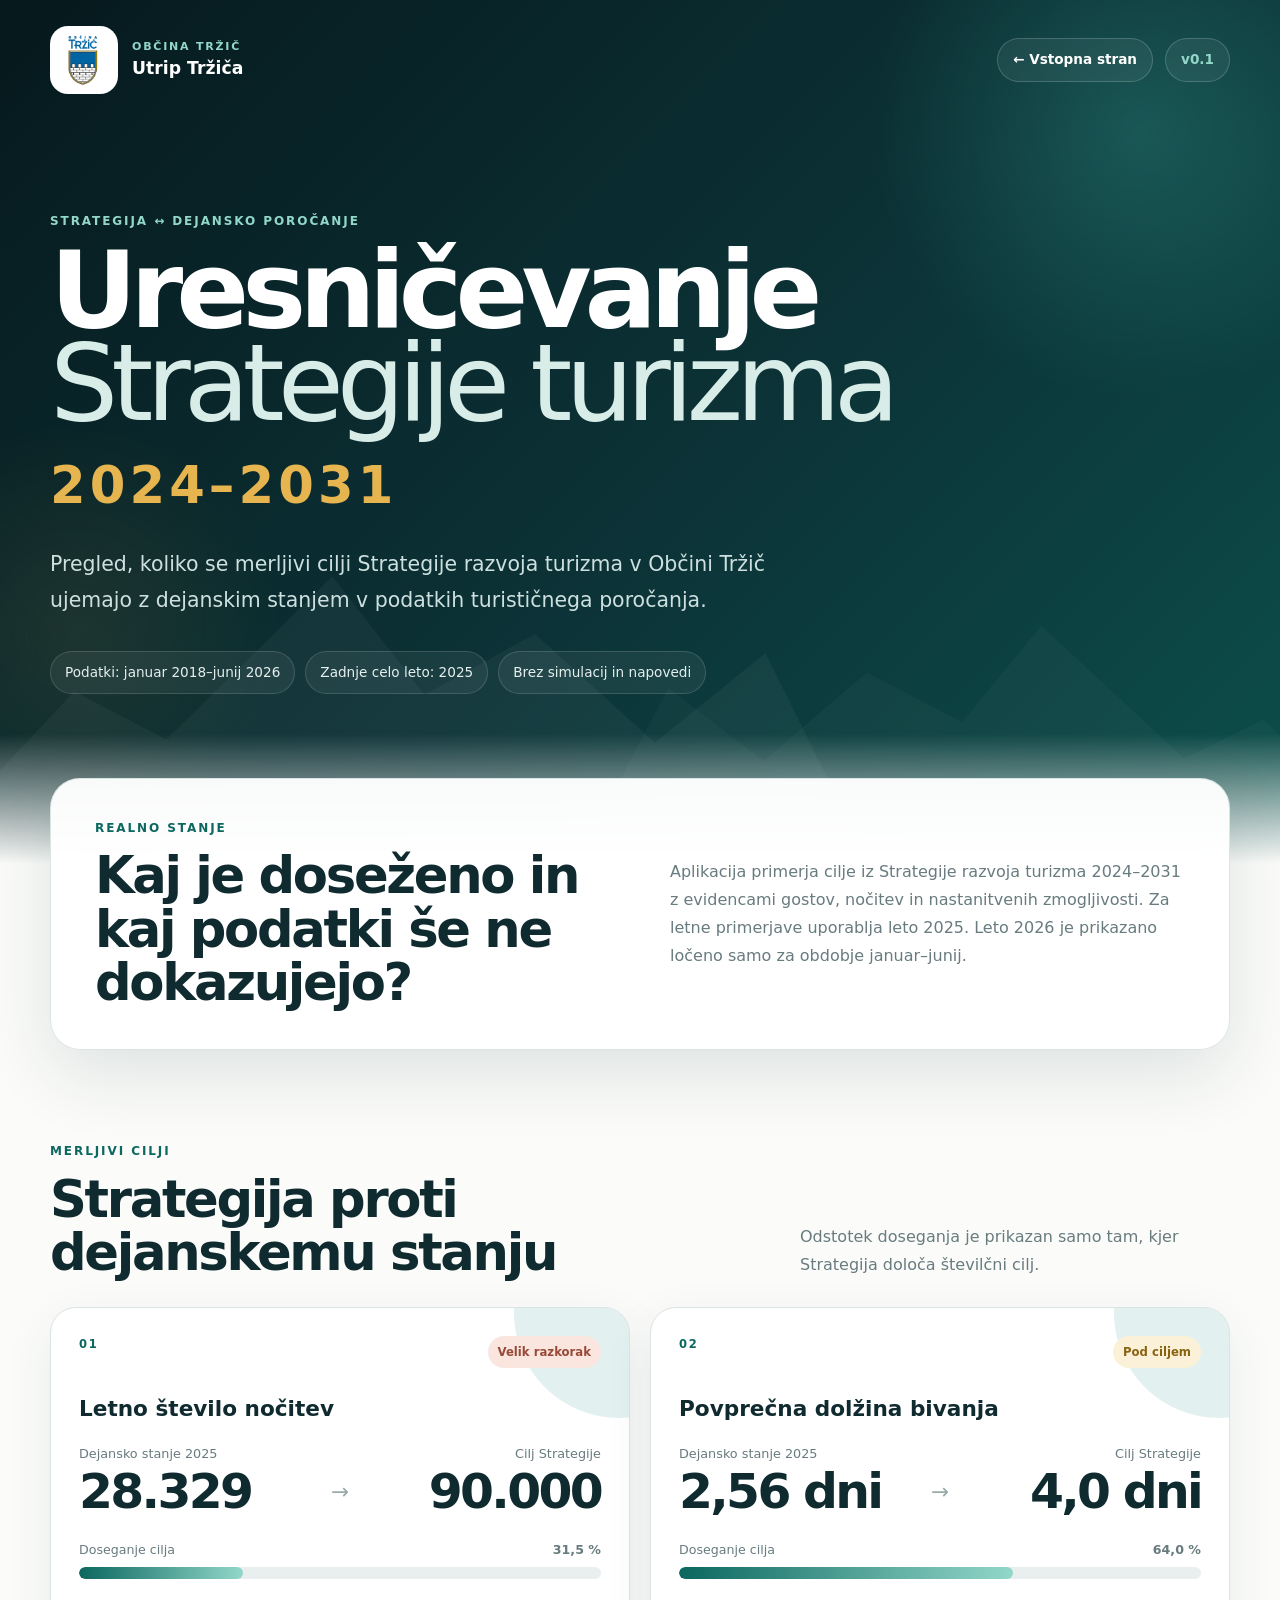
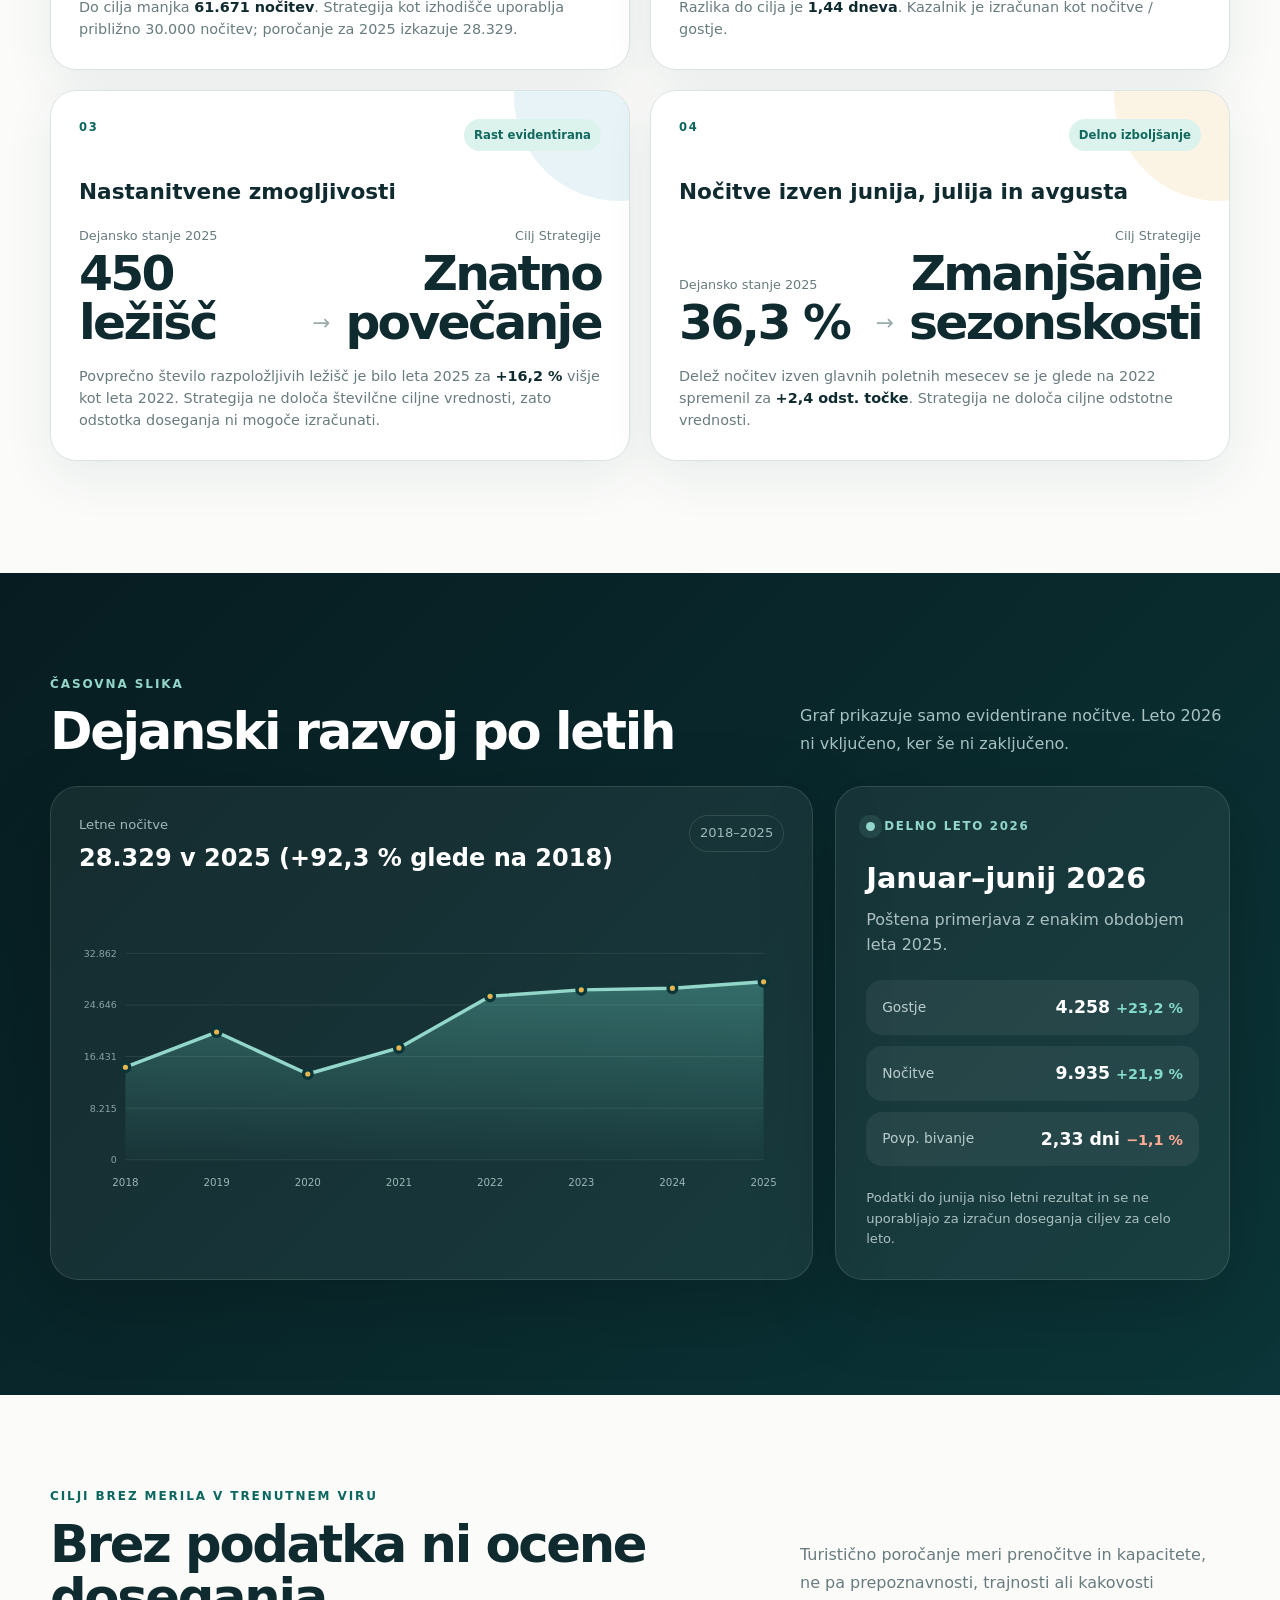
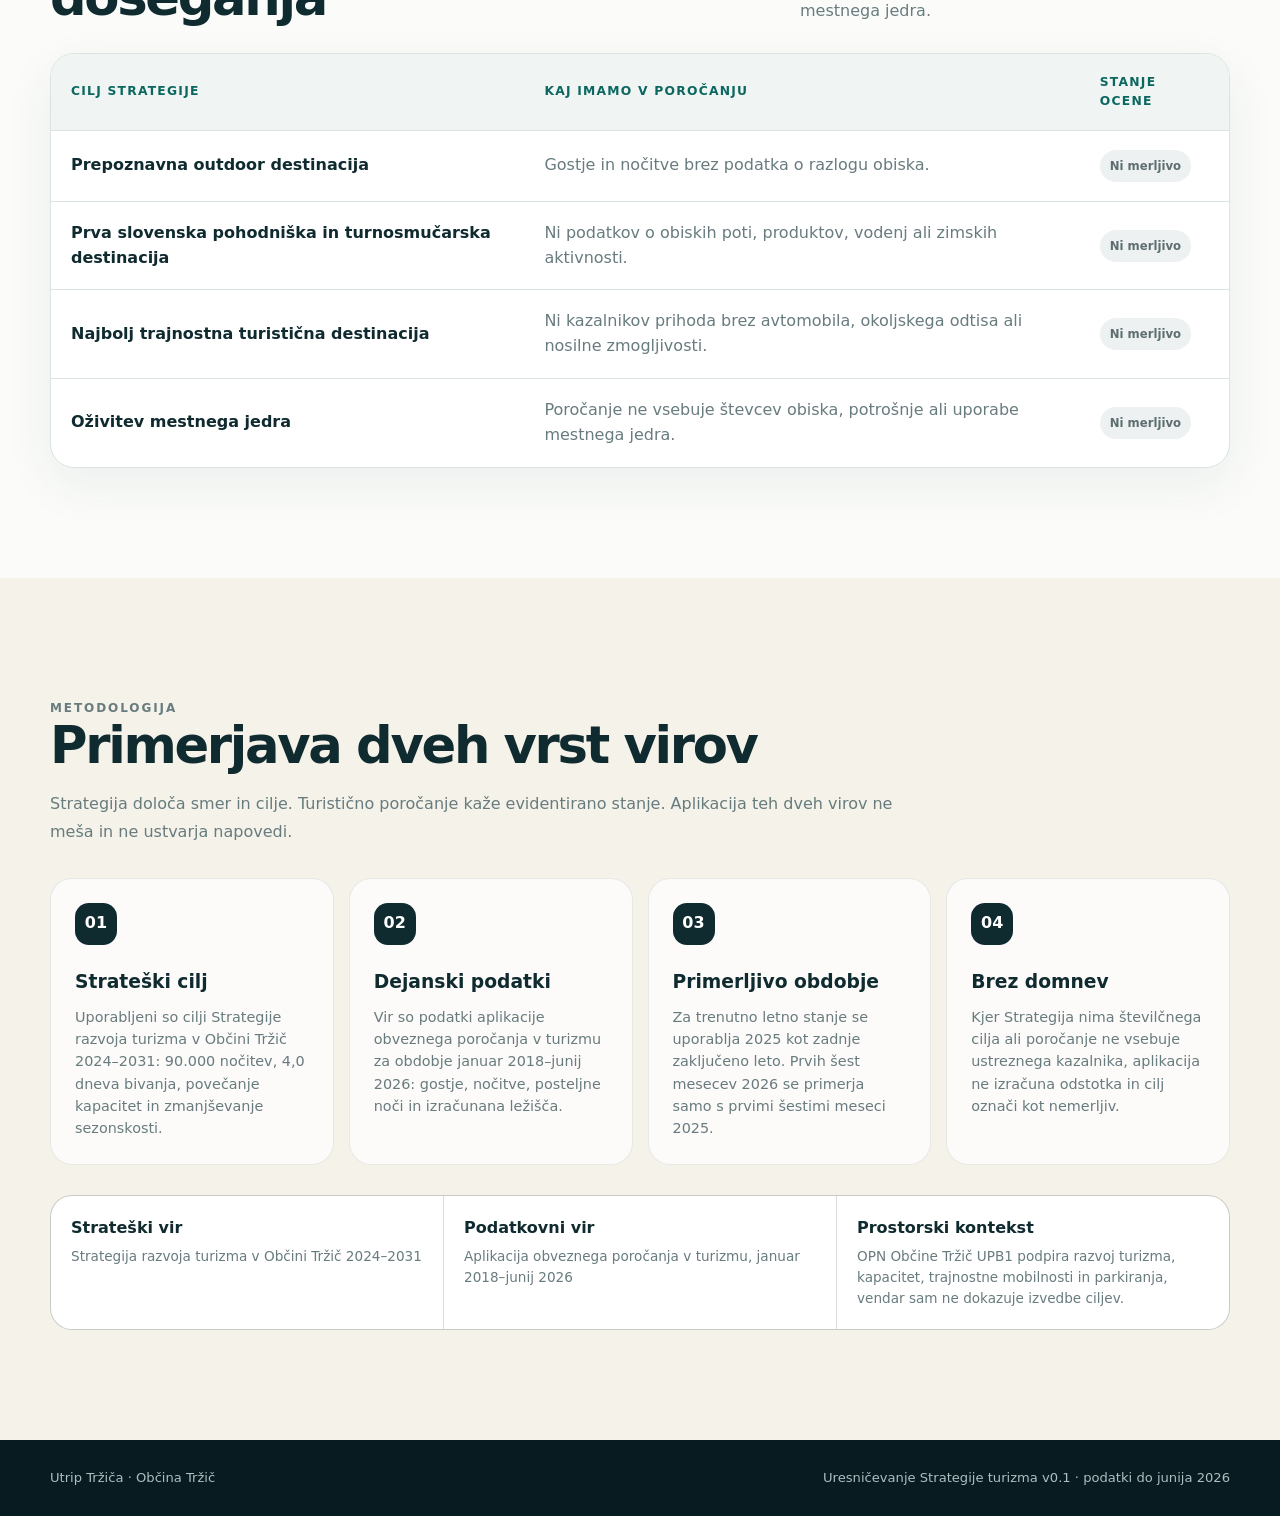
<file: apps/strategija-turizem/index.html>
<!doctype html>
<html lang="sl">
<head>
  <meta charset="utf-8" />
  <meta name="viewport" content="width=device-width, initial-scale=1" />
  <meta name="description" content="Uresnicevanje Strategije turizma 2024-2031 - primerjava strateskih ciljev z dejanskimi podatki turisticnega porocanja Obcine Trzic." />
  <title>Uresnicevanje Strategije turizma 2024-2031</title>
  <link rel="stylesheet" href="styles.css?v=0.1" />
<script src="../../VERSION.js"></script>
  <script defer src="../../assets/js/apply-version.js"></script>
</head>
<body data-version-key="strategija-turizem" data-version-title="Uresničevanje Strategije turizma 2024–2031 v{version}">
  <header class="hero">
    <div class="hero-glow hero-glow-one"></div>
    <div class="hero-glow hero-glow-two"></div>
    <div class="mountain mountain-one"></div>
    <div class="mountain mountain-two"></div>
    <div class="shell hero-shell">
      <nav class="topnav">
        <a class="brand" href="../../index.html" aria-label="Nazaj na vstopno stran">
          <img src="../../assets/images/grb_veliki.jpg" alt="Grb Obcine Trzic" />
          <span><small>OB&#268;INA TR&#381;I&#268;</small><strong>Utrip Tr&#382;i&#269;a</strong></span>
        </a>
        <div class="nav-actions">
          <a class="back-link" href="../../index.html">&#8592; Vstopna stran</a>
          <span class="version" data-version-label>v0.1</span>
        </div>
      </nav>

      <div class="hero-content">
        <p class="eyebrow">STRATEGIJA &#8596; DEJANSKO PORO&#268;ANJE</p>
        <h1>Uresni&#269;evanje<br /><span>Strategije turizma</span></h1>
        <p class="hero-years">2024&ndash;2031</p>
        <p class="lead">Pregled, koliko se merljivi cilji Strategije razvoja turizma v Ob&#269;ini Tr&#382;i&#269; ujemajo z dejanskim stanjem v podatkih turisti&#269;nega poro&#269;anja.</p>
        <div class="hero-chips" aria-label="Osnovni podatki aplikacije">
          <span>Podatki: januar 2018&ndash;junij 2026</span>
          <span>Zadnje celo leto: 2025</span>
          <span>Brez simulacij in napovedi</span>
        </div>
      </div>
    </div>
  </header>

  <main>
    <section class="intro shell">
      <div class="intro-card">
        <div>
          <p class="section-kicker">REALNO STANJE</p>
          <h2>Kaj je dose&#382;eno in kaj podatki &#353;e ne dokazujejo?</h2>
        </div>
        <p>Aplikacija primerja cilje iz Strategije razvoja turizma 2024&ndash;2031 z evidencami gostov, no&#269;itev in nastanitvenih zmogljivosti. Za letne primerjave uporablja leto 2025. Leto 2026 je prikazano lo&#269;eno samo za obdobje januar&ndash;junij.</p>
      </div>
    </section>

    <section class="shell section-block" aria-labelledby="goalsTitle">
      <div class="section-heading">
        <div>
          <p class="section-kicker">MERLJIVI CILJI</p>
          <h2 id="goalsTitle">Strategija proti dejanskemu stanju</h2>
        </div>
        <p>Odstotek doseganja je prikazan samo tam, kjer Strategija dolo&#269;a &#353;tevil&#269;ni cilj.</p>
      </div>
      <div id="goalGrid" class="goal-grid" aria-live="polite"></div>
    </section>

    <section class="trend-section">
      <div class="shell section-block">
        <div class="section-heading light-heading">
          <div>
            <p class="section-kicker">&#268;ASOVNA SLIKA</p>
            <h2>Dejanski razvoj po letih</h2>
          </div>
          <p>Graf prikazuje samo evidentirane no&#269;itve. Leto 2026 ni vklju&#269;eno, ker &#353;e ni zaklju&#269;eno.</p>
        </div>
        <div class="trend-layout">
          <article class="chart-card">
            <div class="chart-head">
              <div><span>Letne no&#269;itve</span><strong id="chartHeadline">&ndash;</strong></div>
              <span class="chart-note">2018&ndash;2025</span>
            </div>
            <div id="annualChart" class="annual-chart" role="img" aria-label="Graf letnih nocitev od 2018 do 2025"></div>
          </article>
          <article class="partial-card">
            <div class="partial-top">
              <span class="pulse"></span>
              <p>DELNO LETO 2026</p>
            </div>
            <h3>Januar&ndash;junij 2026</h3>
            <p class="partial-lead">Po&#353;tena primerjava z enakim obdobjem leta 2025.</p>
            <div id="partialMetrics" class="partial-metrics"></div>
            <p class="partial-warning">Podatki do junija niso letni rezultat in se ne uporabljajo za izra&#269;un doseganja ciljev za celo leto.</p>
          </article>
        </div>
      </div>
    </section>

    <section class="shell section-block" aria-labelledby="nonMeasurableTitle">
      <div class="section-heading">
        <div>
          <p class="section-kicker">CILJI BREZ MERILA V TRENUTNEM VIRU</p>
          <h2 id="nonMeasurableTitle">Brez podatka ni ocene doseganja</h2>
        </div>
        <p>Turisti&#269;no poro&#269;anje meri preno&#269;itve in kapacitete, ne pa prepoznavnosti, trajnosti ali kakovosti mestnega jedra.</p>
      </div>
      <div class="comparison-table-wrap">
        <table class="comparison-table">
          <thead><tr><th>Cilj Strategije</th><th>Kaj imamo v poro&#269;anju</th><th>Stanje ocene</th></tr></thead>
          <tbody>
            <tr><td>Prepoznavna outdoor destinacija</td><td>Gostje in no&#269;itve brez podatka o razlogu obiska.</td><td><span class="status status-neutral">Ni merljivo</span></td></tr>
            <tr><td>Prva slovenska pohodni&#353;ka in turnosmu&#269;arska destinacija</td><td>Ni podatkov o obiskih poti, produktov, vodenj ali zimskih aktivnosti.</td><td><span class="status status-neutral">Ni merljivo</span></td></tr>
            <tr><td>Najbolj trajnostna turisti&#269;na destinacija</td><td>Ni kazalnikov prihoda brez avtomobila, okoljskega odtisa ali nosilne zmogljivosti.</td><td><span class="status status-neutral">Ni merljivo</span></td></tr>
            <tr><td>O&#382;ivitev mestnega jedra</td><td>Poro&#269;anje ne vsebuje &#353;tevcev obiska, potro&#353;nje ali uporabe mestnega jedra.</td><td><span class="status status-neutral">Ni merljivo</span></td></tr>
          </tbody>
        </table>
      </div>
    </section>

    <section class="method-section" aria-labelledby="methodTitle">
      <div class="shell section-block">
        <div class="method-intro">
          <p class="section-kicker">METODOLOGIJA</p>
          <h2 id="methodTitle">Primerjava dveh vrst virov</h2>
          <p>Strategija dolo&#269;a smer in cilje. Turisti&#269;no poro&#269;anje ka&#382;e evidentirano stanje. Aplikacija teh dveh virov ne me&#353;a in ne ustvarja napovedi.</p>
        </div>
        <div class="method-grid">
          <article><span>01</span><h3>Strate&#353;ki cilj</h3><p>Uporabljeni so cilji Strategije razvoja turizma v Ob&#269;ini Tr&#382;i&#269; 2024&ndash;2031: 90.000 no&#269;itev, 4,0 dneva bivanja, pove&#269;anje kapacitet in zmanj&#353;evanje sezonskosti.</p></article>
          <article><span>02</span><h3>Dejanski podatki</h3><p>Vir so podatki aplikacije obveznega poro&#269;anja v turizmu za obdobje januar 2018&ndash;junij 2026: gostje, no&#269;itve, posteljne no&#269;i in izra&#269;unana le&#382;i&#353;&#269;a.</p></article>
          <article><span>03</span><h3>Primerljivo obdobje</h3><p>Za trenutno letno stanje se uporablja 2025 kot zadnje zaklju&#269;eno leto. Prvih &#353;est mesecev 2026 se primerja samo s prvimi &#353;estimi meseci 2025.</p></article>
          <article><span>04</span><h3>Brez domnev</h3><p>Kjer Strategija nima &#353;tevil&#269;nega cilja ali poro&#269;anje ne vsebuje ustreznega kazalnika, aplikacija ne izra&#269;una odstotka in cilj ozna&#269;i kot nemerljiv.</p></article>
        </div>
        <div class="source-panel">
          <div><strong>Strate&#353;ki vir</strong><span>Strategija razvoja turizma v Ob&#269;ini Tr&#382;i&#269; 2024&ndash;2031</span></div>
          <div><strong>Podatkovni vir</strong><span>Aplikacija obveznega poro&#269;anja v turizmu, januar 2018&ndash;junij 2026</span></div>
          <div><strong>Prostorski kontekst</strong><span>OPN Ob&#269;ine Tr&#382;i&#269; UPB1 podpira razvoj turizma, kapacitet, trajnostne mobilnosti in parkiranja, vendar sam ne dokazuje izvedbe ciljev.</span></div>
        </div>
      </div>
    </section>
  </main>

  <footer>
    <div class="shell footer-inner">
      <span>Utrip Tr&#382;i&#269;a &middot; Ob&#269;ina Tr&#382;i&#269;</span>
      <span data-version-template="Uresničevanje Strategije turizma v{version} · podatki do junija 2026">Uresni&#269;evanje Strategije turizma v0.1 &middot; podatki do junija 2026</span>
    </div>
  </footer>

  <script src="../turizem/data-js/tourism-summary.js"></script>
  <script src="../turizem/data-js/tourism-accommodation.js"></script>
  <script src="app.js?v=0.1"></script>
</body>
</html>
</file>
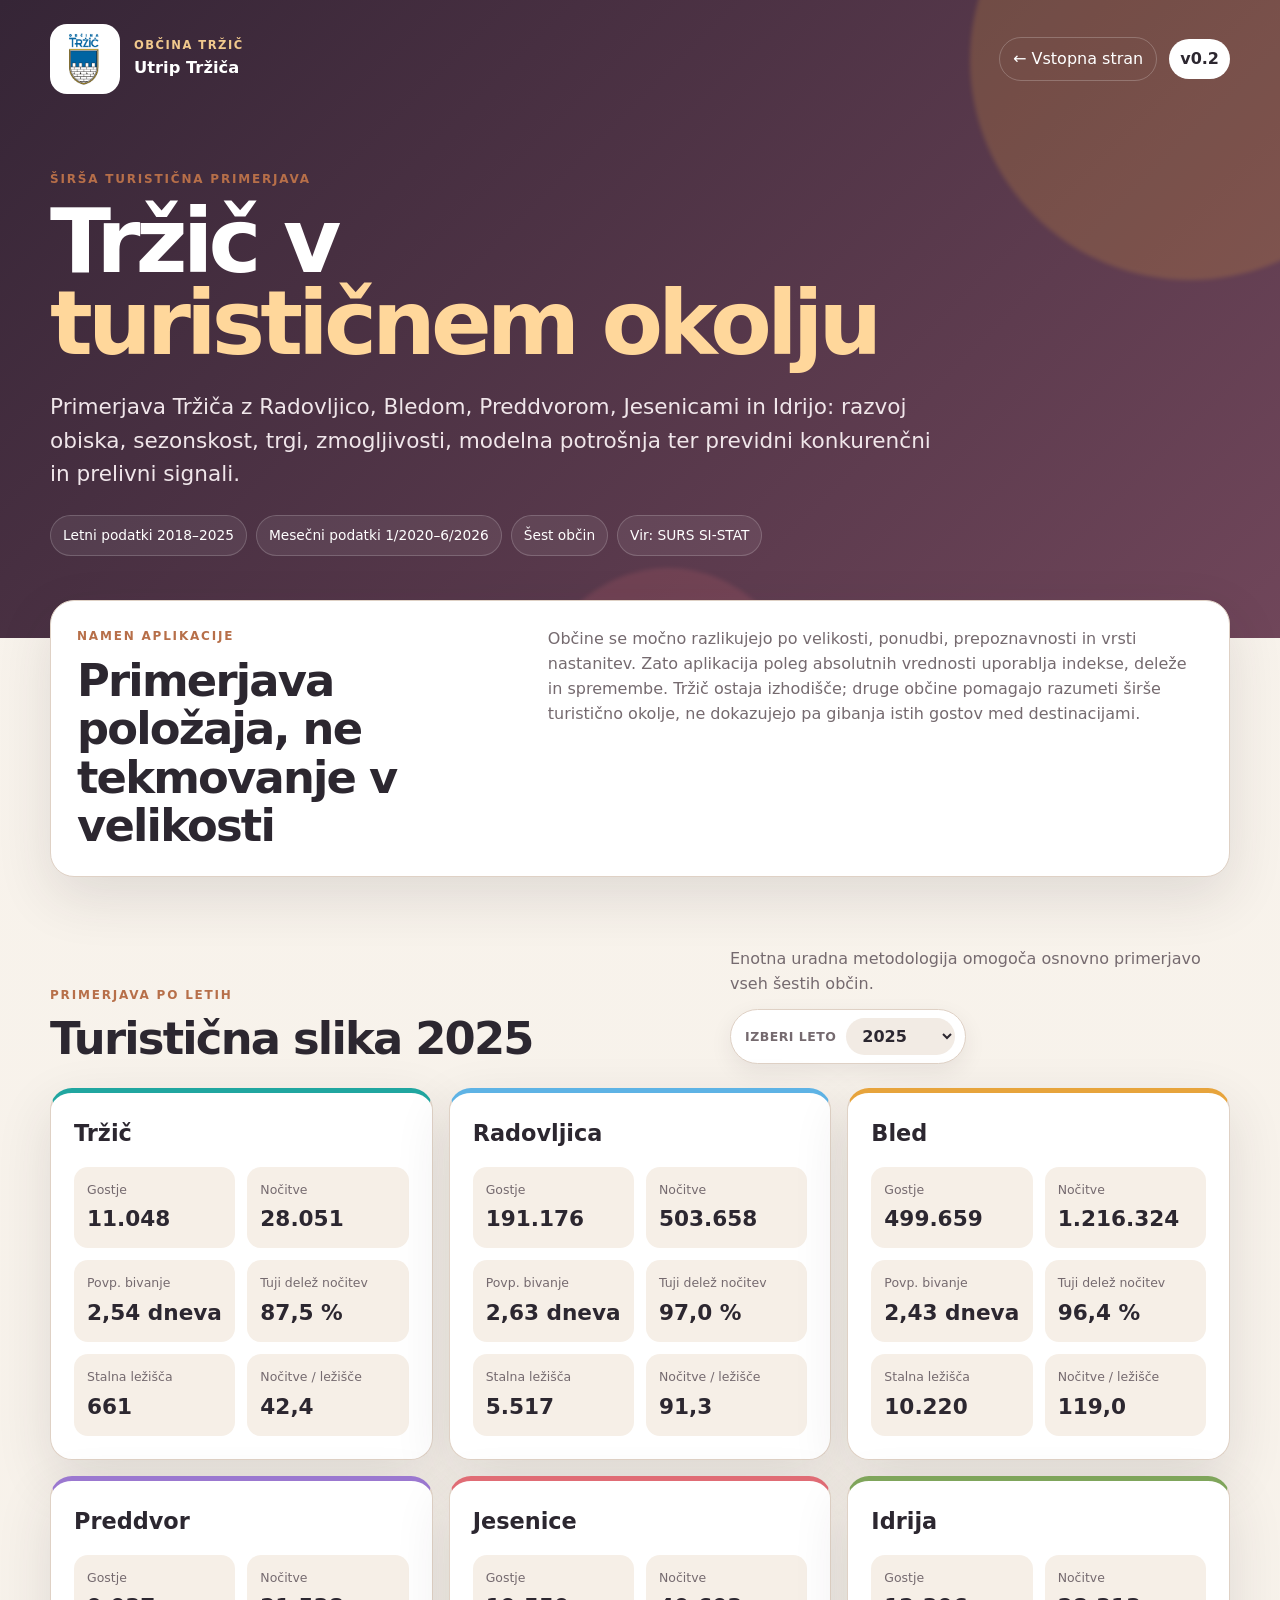
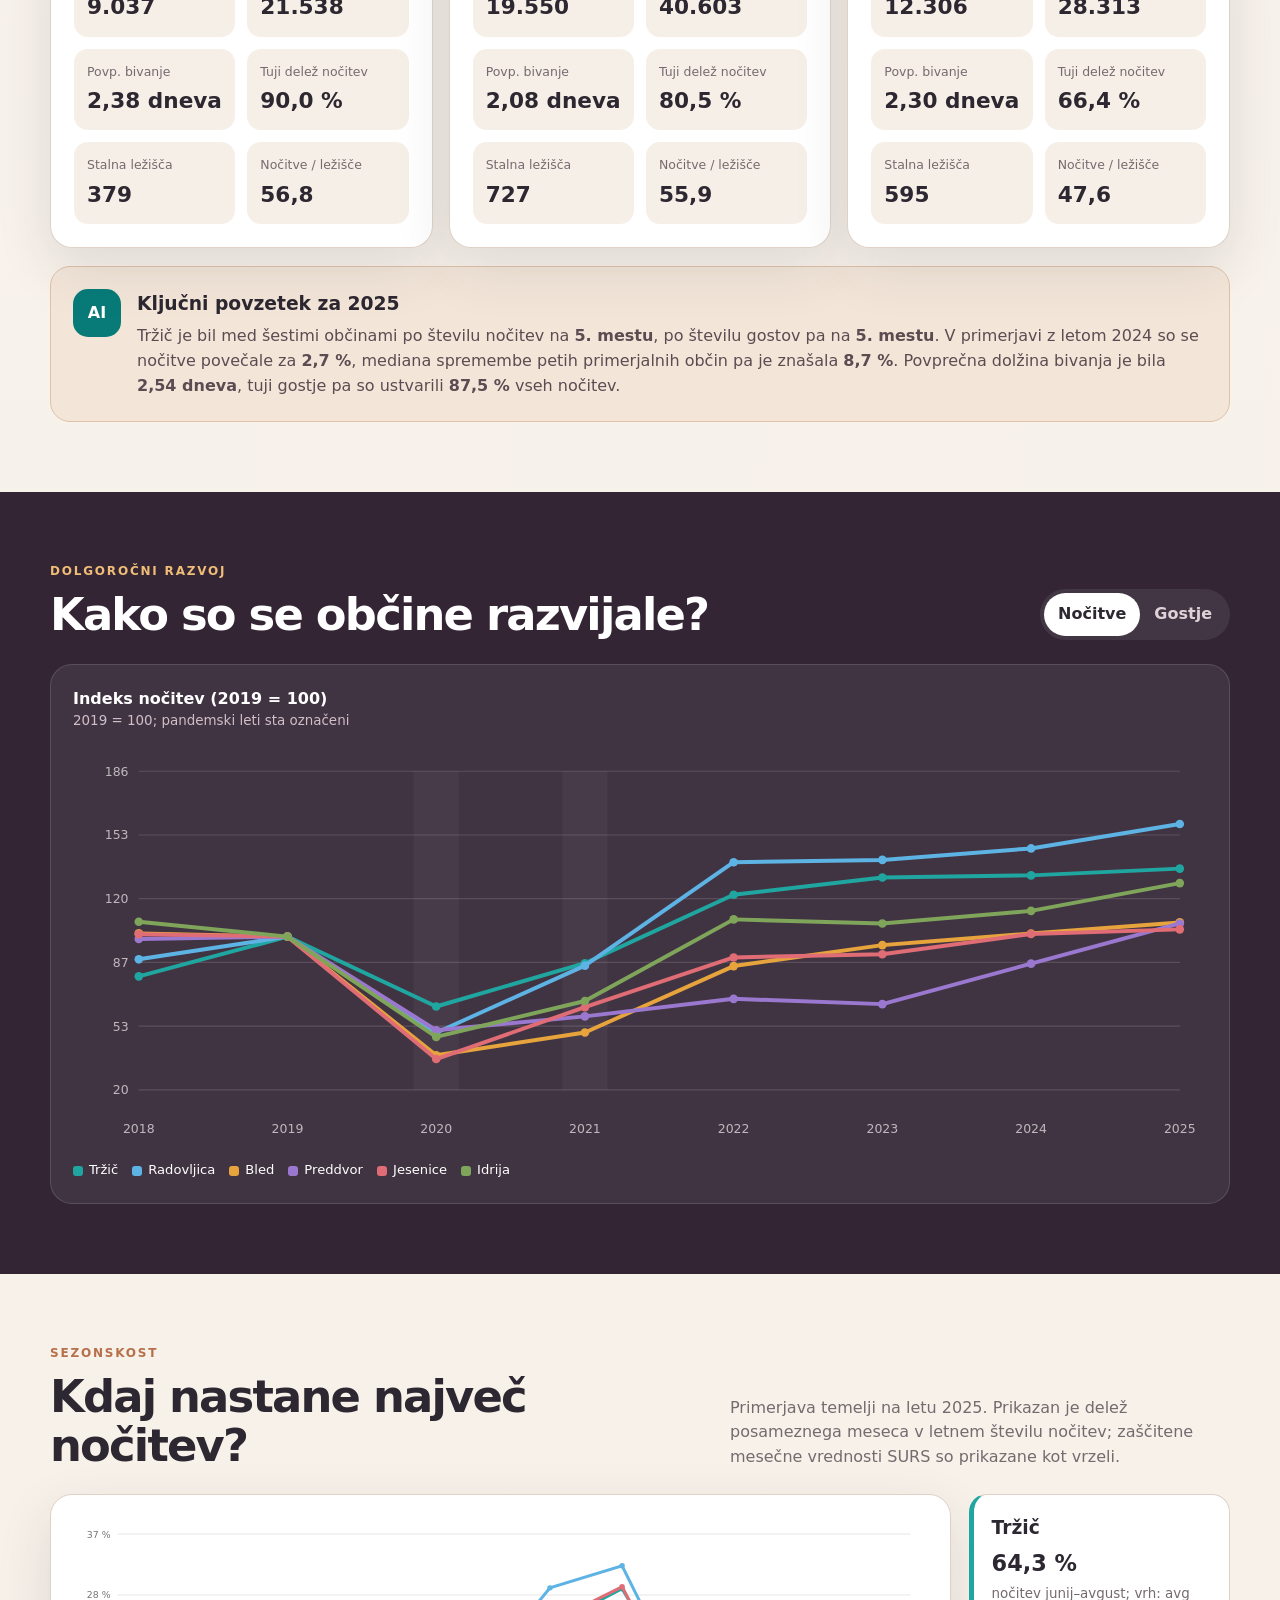
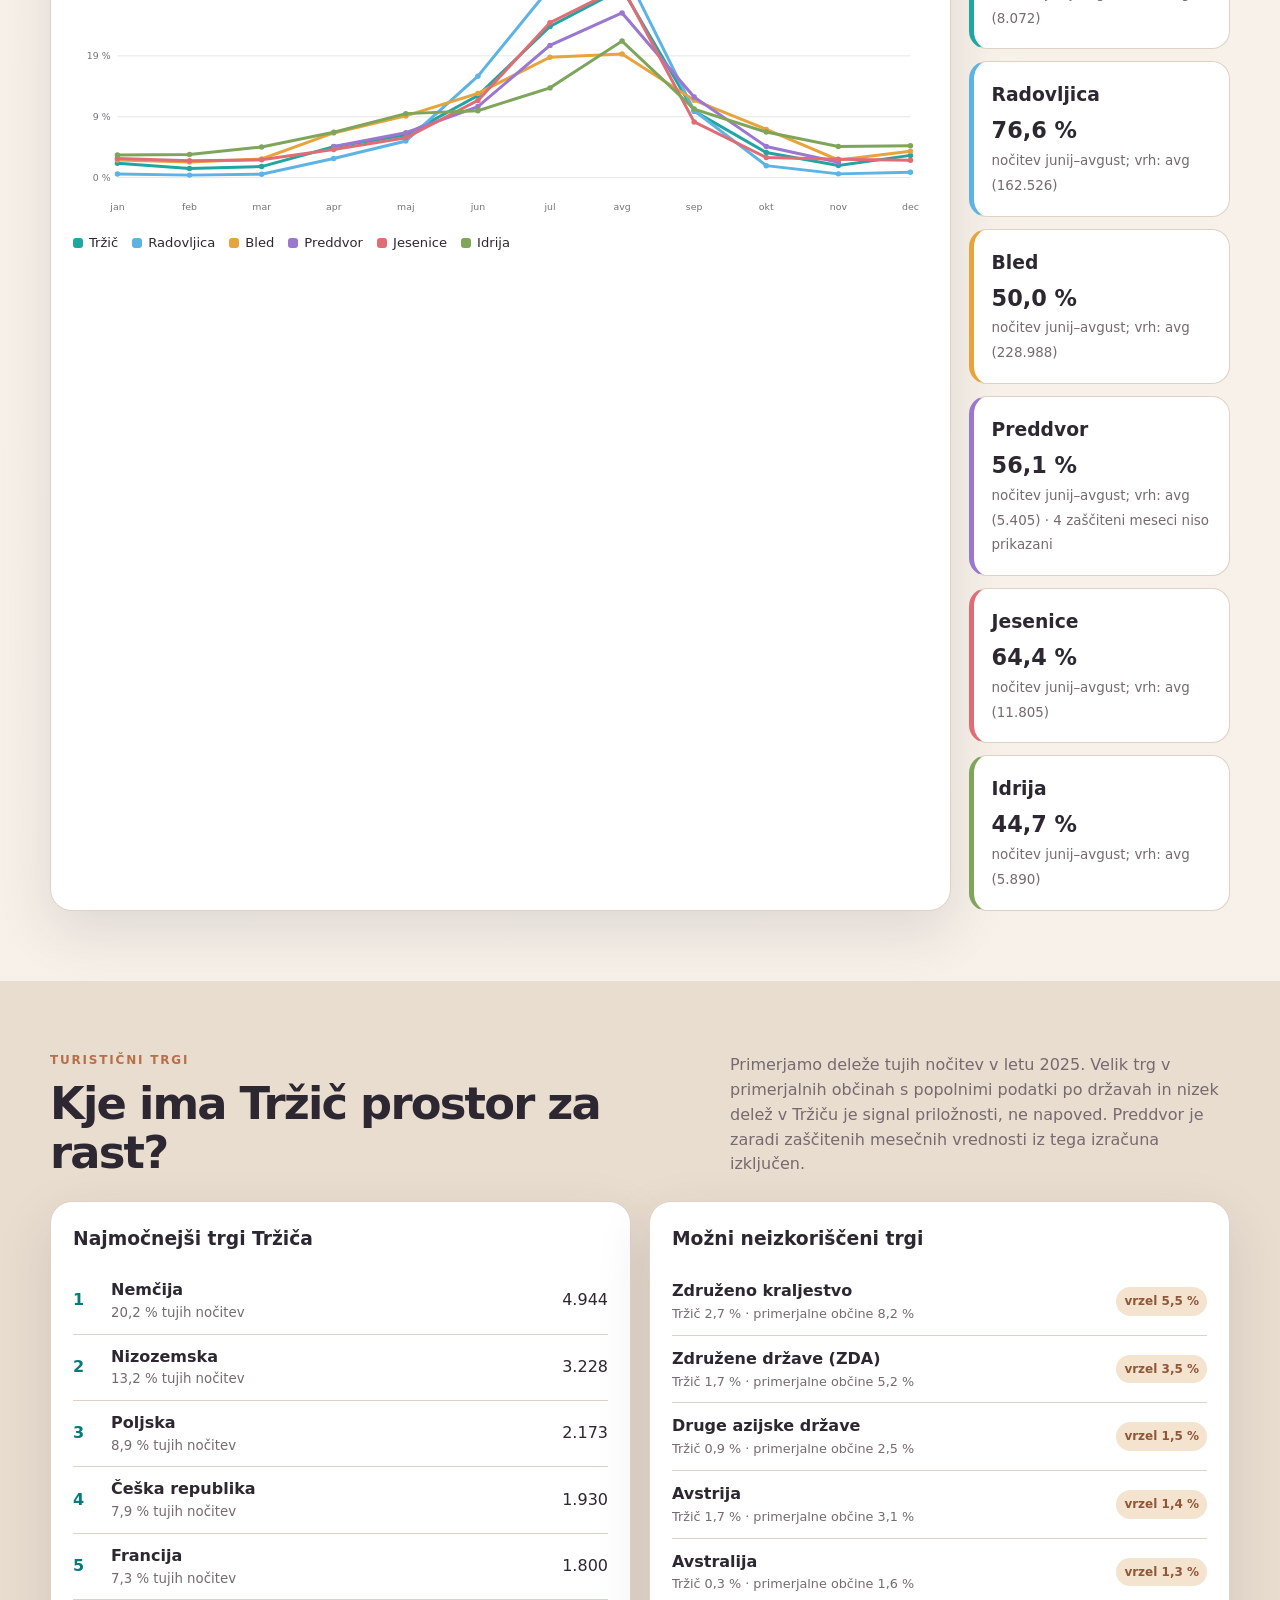
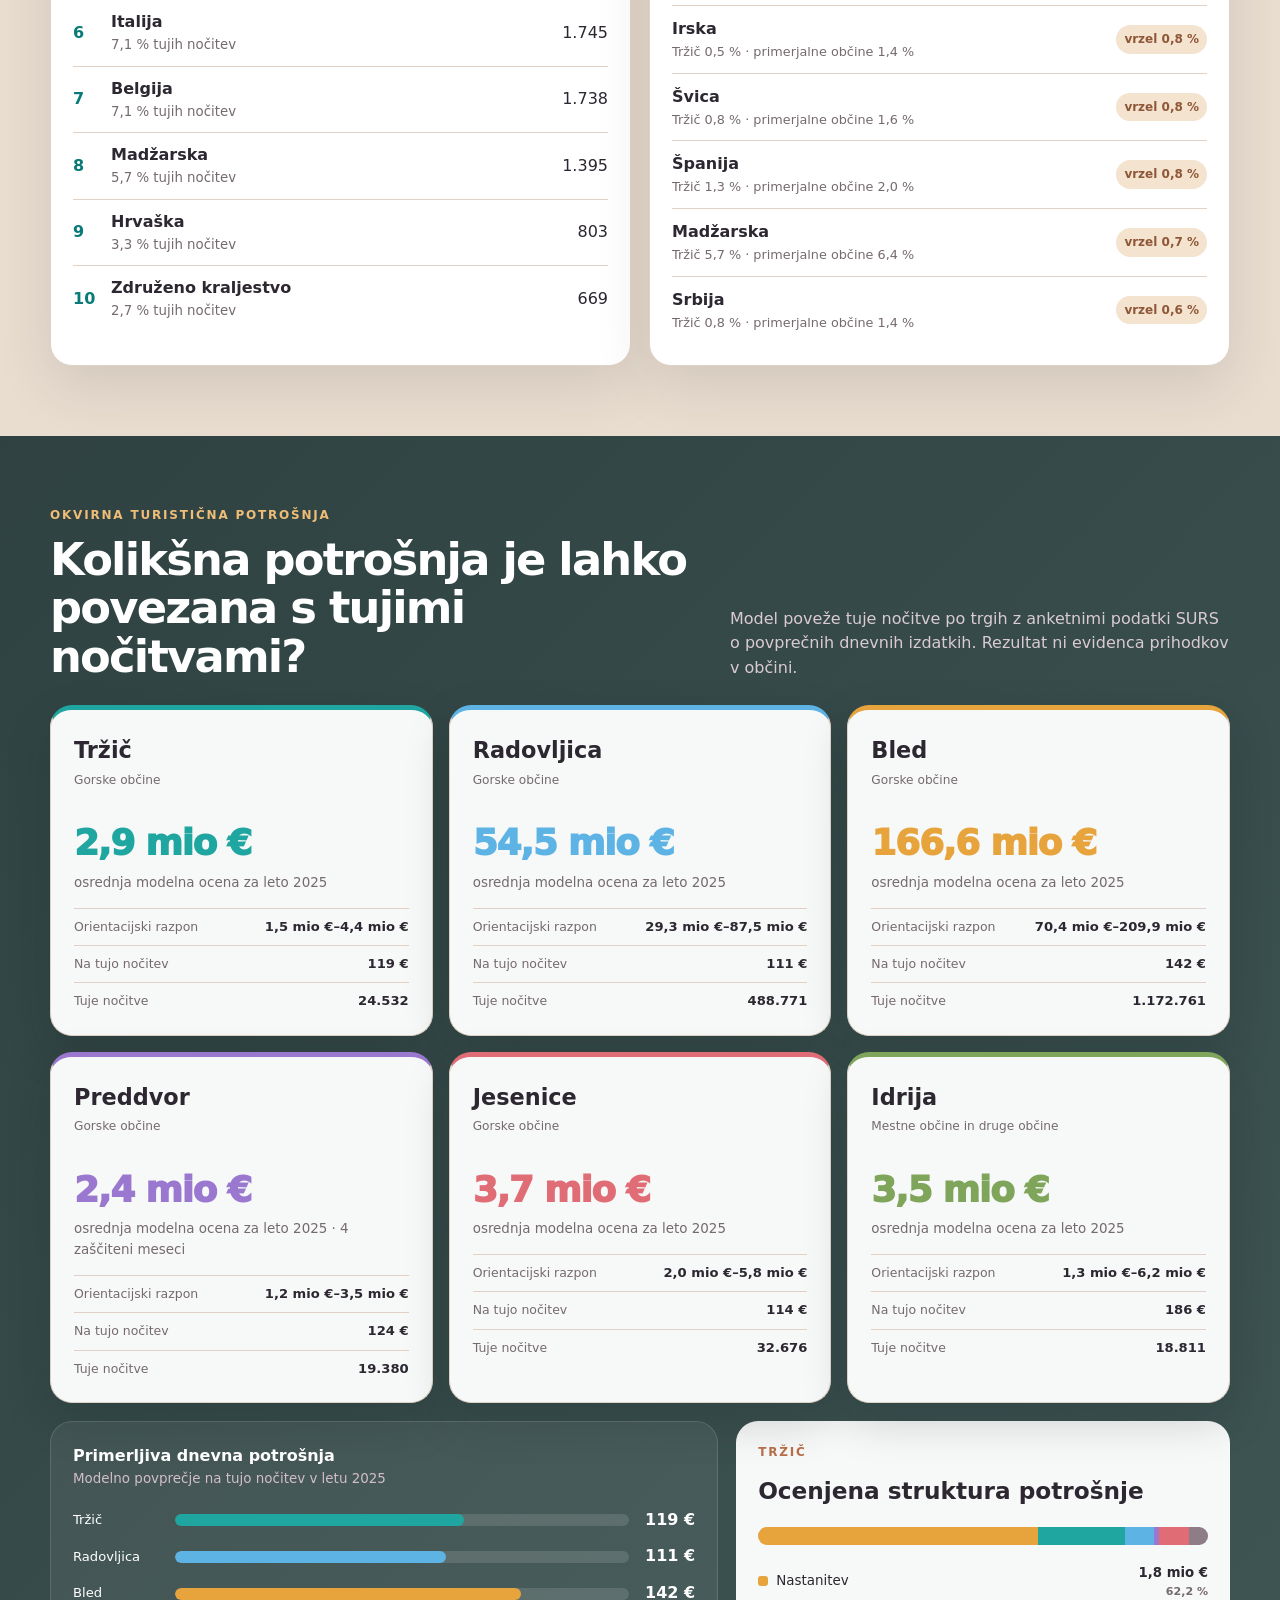
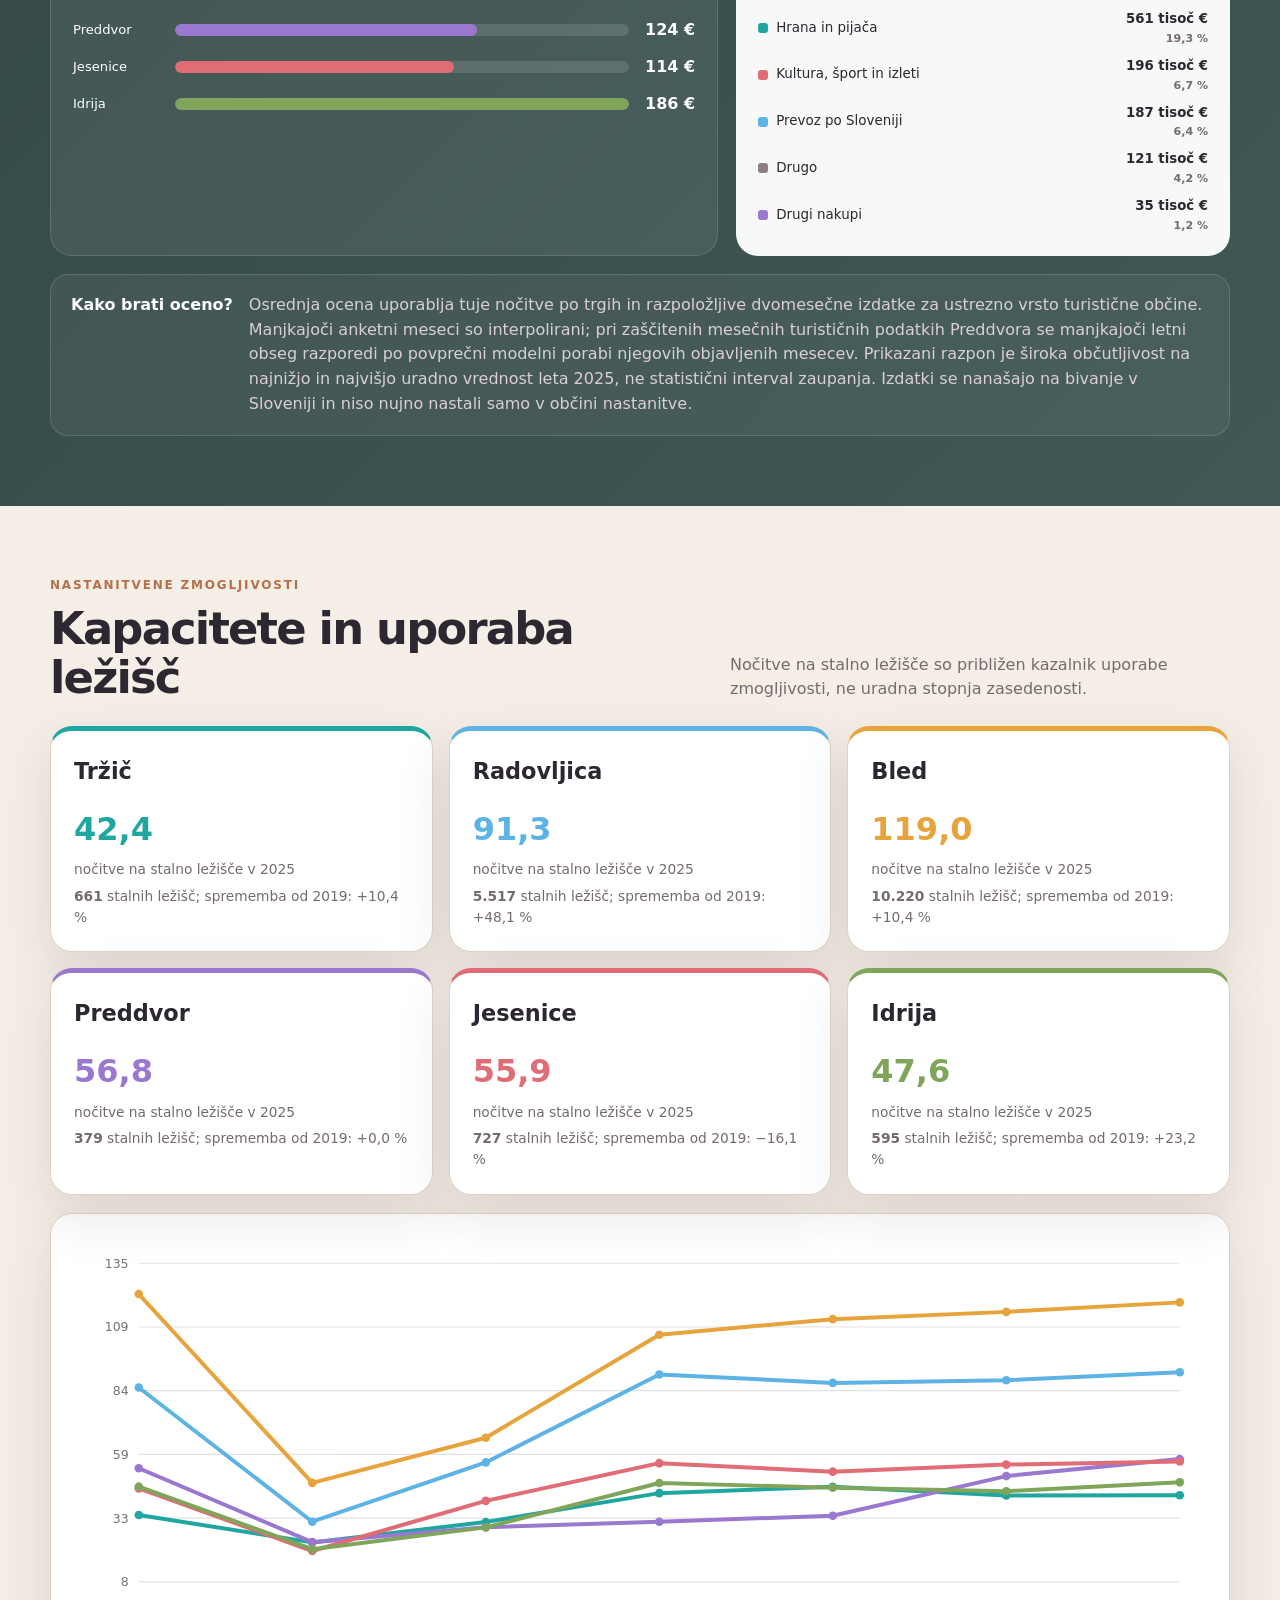
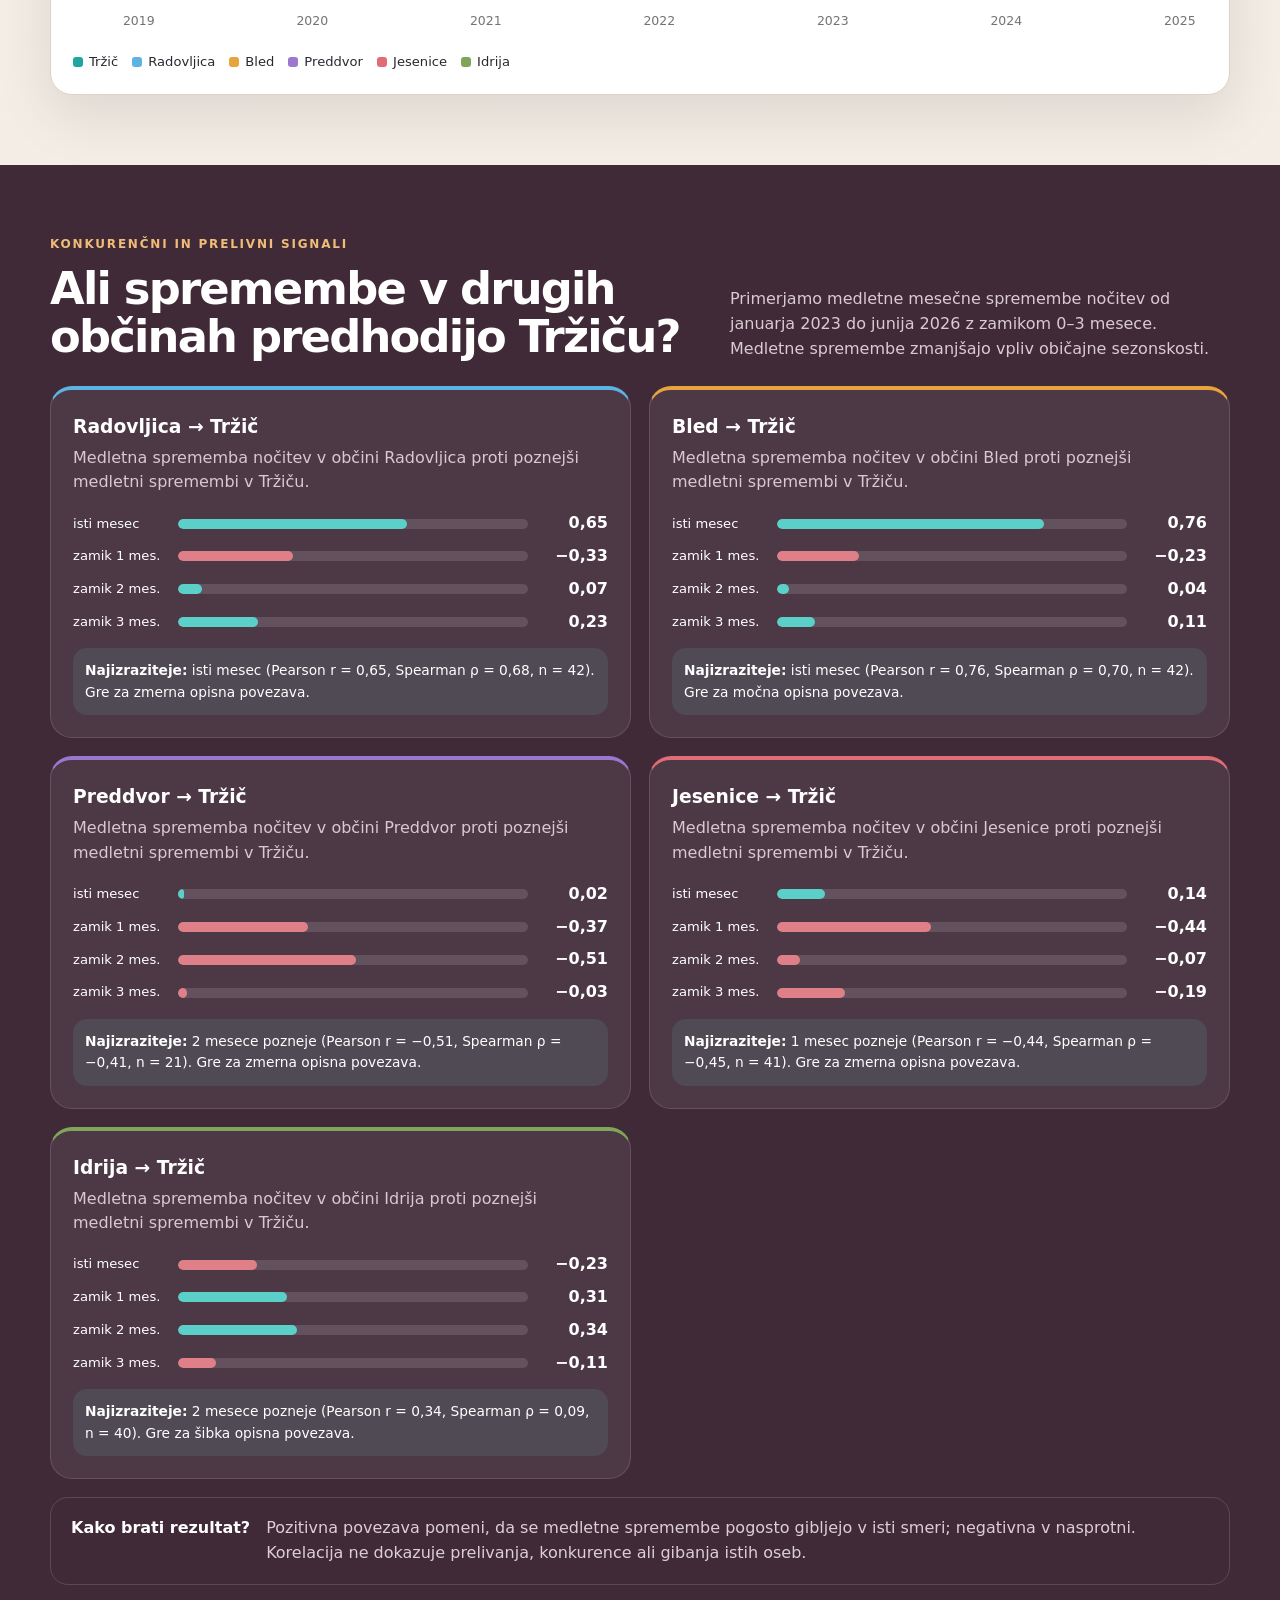
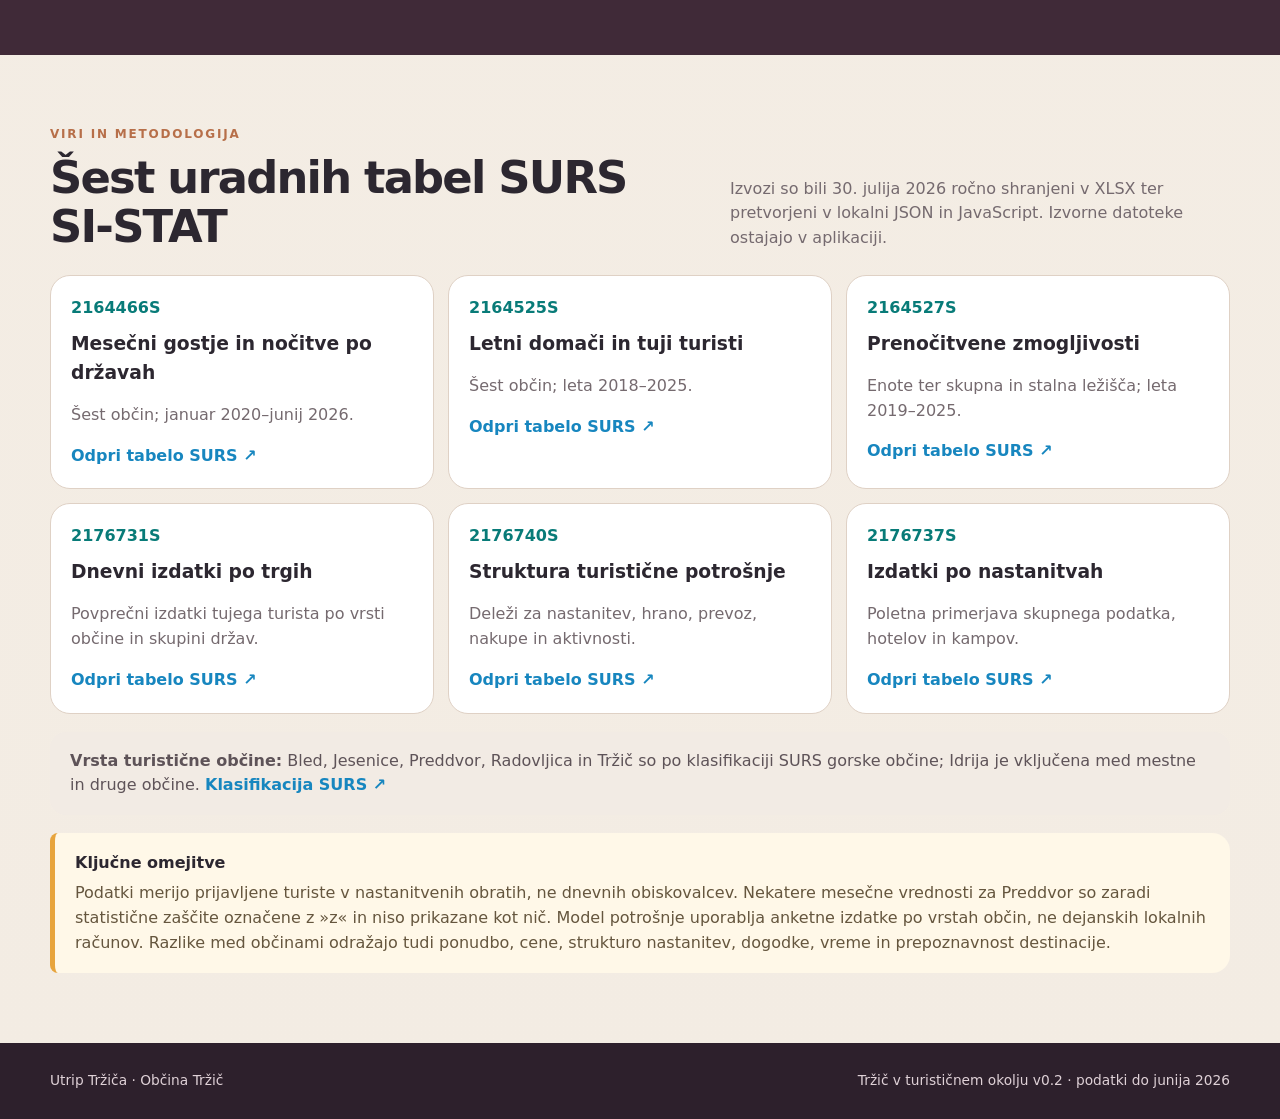
<file: apps/turisticno-okolje/index.html>
<!doctype html>
<html lang="sl">
<head>
  <meta charset="utf-8" />
  <meta name="viewport" content="width=device-width, initial-scale=1" />
  <meta name="description" content="Tržič v turističnem okolju – primerjava turističnega razvoja Tržiča, Radovljice, Bleda, Preddvora, Jesenic in Idrije na podatkih SURS SI-STAT." />
  <title>Tržič v turističnem okolju v0.2</title>
  <link rel="stylesheet" href="styles.css?v=0.2" />
  <style>
    .snapshot-heading-side { max-width: 500px; display: grid; gap: 12px; justify-items: start; }
    .snapshot-heading-side > p { margin: 0; color: var(--muted); }
    .snapshot-year-picker { display: inline-flex; align-items: center; gap: 10px; padding: 8px 10px 8px 14px; background: #fff; border: 1px solid var(--line); border-radius: 999px; box-shadow: 0 8px 22px rgba(52, 39, 45, .08); }
    .snapshot-year-picker label { color: var(--muted); font-size: .78rem; font-weight: 800; letter-spacing: .04em; text-transform: uppercase; }
    .snapshot-year-picker select { min-width: 92px; border: 0; border-radius: 999px; background: #f2ebe4; color: var(--ink); padding: 8px 32px 8px 12px; font: inherit; font-weight: 900; cursor: pointer; outline: none; }
    .snapshot-year-picker select:focus-visible { box-shadow: 0 0 0 3px rgba(32, 166, 160, .24); }
    @media (max-width: 980px) {
      .snapshot-heading-side { margin-top: 14px; }
    }
  </style>
<script src="../../VERSION.js"></script>
  <script defer src="../../assets/js/apply-version.js"></script>
</head>
<body data-version-key="turisticno-okolje" data-version-title="Tržič v turističnem okolju v{version}">
  <header class="hero">
    <div class="hero-orb orb-one"></div><div class="hero-orb orb-two"></div>
    <div class="shell">
      <nav class="topnav">
        <a class="brand" href="../../index.html" aria-label="Nazaj na vstopno stran">
          <img src="../../assets/images/grb_veliki.jpg" alt="Grb Občine Tržič" />
          <span><small>OBČINA TRŽIČ</small><strong>Utrip Tržiča</strong></span>
        </a>
        <div class="nav-actions"><a href="../../index.html">← Vstopna stran</a><span data-version-label>v0.2</span></div>
      </nav>
      <div class="hero-content">
        <p class="eyebrow">ŠIRŠA TURISTIČNA PRIMERJAVA</p>
        <h1>Tržič v<br /><span>turističnem okolju</span></h1>
        <p class="lead">Primerjava Tržiča z Radovljico, Bledom, Preddvorom, Jesenicami in Idrijo: razvoj obiska, sezonskost, trgi, zmogljivosti, modelna potrošnja ter previdni konkurenčni in prelivni signali.</p>
        <div class="hero-chips"><span>Letni podatki 2018–2025</span><span>Mesečni podatki 1/2020–6/2026</span><span>Šest občin</span><span>Vir: SURS SI-STAT</span></div>
      </div>
    </div>
  </header>

  <main>
    <section class="shell intro">
      <article class="intro-card">
        <div><p class="section-kicker">NAMEN APLIKACIJE</p><h2>Primerjava položaja, ne tekmovanje v velikosti</h2></div>
        <p>Občine se močno razlikujejo po velikosti, ponudbi, prepoznavnosti in vrsti nastanitev. Zato aplikacija poleg absolutnih vrednosti uporablja indekse, deleže in spremembe. Tržič ostaja izhodišče; druge občine pomagajo razumeti širše turistično okolje, ne dokazujejo pa gibanja istih gostov med destinacijami.</p>
      </article>
    </section>

    <section class="shell section-block" aria-labelledby="snapshotTitle">
      <div class="section-heading">
        <div><p class="section-kicker">PRIMERJAVA PO LETIH</p><h2 id="snapshotTitle">Turistična slika 2025</h2></div>
        <div class="snapshot-heading-side">
          <p>Enotna uradna metodologija omogoča osnovno primerjavo vseh šestih občin.</p>
          <div class="snapshot-year-picker">
            <label for="snapshotYear">Izberi leto</label>
            <select id="snapshotYear" aria-controls="snapshotGrid aiSummary">
              <option value="2019">2019</option>
              <option value="2020">2020</option>
              <option value="2021">2021</option>
              <option value="2022">2022</option>
              <option value="2023">2023</option>
              <option value="2024">2024</option>
              <option value="2025" selected>2025</option>
            </select>
          </div>
        </div>
      </div>
      <div id="snapshotGrid" class="snapshot-grid"></div>
      <div id="aiSummary" class="ai-summary" aria-live="polite"></div>
    </section>

    <section class="dark-section">
      <div class="shell section-block">
        <div class="section-heading light"><div><p class="section-kicker">DOLGOROČNI RAZVOJ</p><h2>Kako so se občine razvijale?</h2></div><div class="toggle" role="group" aria-label="Izbira kazalnika"><button class="active" data-trend="nights">Nočitve</button><button data-trend="arrivals">Gostje</button></div></div>
        <div class="chart-panel"><div class="chart-head"><div><strong id="trendHeadline">Indeks razvoja</strong><span>2019 = 100; pandemski leti sta označeni</span></div></div><div id="trendChart" class="svg-chart" role="img" aria-label="Indeks razvoja turističnega obiska"></div></div>
      </div>
    </section>

    <section class="shell section-block">
      <div class="section-heading"><div><p class="section-kicker">SEZONSKOST</p><h2>Kdaj nastane največ nočitev?</h2></div><p>Primerjava temelji na letu 2025. Prikazan je delež posameznega meseca v letnem številu nočitev; zaščitene mesečne vrednosti SURS so prikazane kot vrzeli.</p></div>
      <div class="season-layout"><div class="chart-panel pale"><div id="seasonChart" class="svg-chart" role="img" aria-label="Mesečna sezonskost nočitev v letu 2025"></div></div><div id="seasonCards" class="side-cards"></div></div>
    </section>

    <section class="market-section">
      <div class="shell section-block">
        <div class="section-heading"><div><p class="section-kicker">TURISTIČNI TRGI</p><h2>Kje ima Tržič prostor za rast?</h2></div><p>Primerjamo deleže tujih nočitev v letu 2025. Velik trg v primerjalnih občinah s popolnimi podatki po državah in nizek delež v Tržiču je signal priložnosti, ne napoved. Preddvor je zaradi zaščitenih mesečnih vrednosti iz tega izračuna izključen.</p></div>
        <div class="market-grid"><article class="table-card"><h3>Najmočnejši trgi Tržiča</h3><div id="topMarkets"></div></article><article class="table-card"><h3>Možni neizkoriščeni trgi</h3><div id="opportunityMarkets"></div></article></div>
      </div>
    </section>

    <section class="spending-section">
      <div class="shell section-block">
        <div class="section-heading light"><div><p class="section-kicker">OKVIRNA TURISTIČNA POTROŠNJA</p><h2>Kolikšna potrošnja je lahko povezana s tujimi nočitvami?</h2></div><p>Model poveže tuje nočitve po trgih z anketnimi podatki SURS o povprečnih dnevnih izdatkih. Rezultat ni evidenca prihodkov v občini.</p></div>
        <div id="spendingGrid" class="spending-grid"></div>
        <div class="spending-detail">
          <article class="chart-panel spending-chart-panel">
            <div class="chart-head"><div><strong>Primerljiva dnevna potrošnja</strong><span>Modelno povprečje na tujo nočitev v letu 2025</span></div></div>
            <div id="spendingChart" class="spending-chart" role="img" aria-label="Modelna dnevna potrošnja na tujo nočitev"></div>
          </article>
          <article class="spending-breakdown-card">
            <p class="section-kicker">TRŽIČ</p>
            <h3>Ocenjena struktura potrošnje</h3>
            <div id="spendingStack" class="spending-stack"></div>
            <div id="spendingBreakdown" class="spending-breakdown"></div>
          </article>
        </div>
        <div class="method-note spending-note"><strong>Kako brati oceno?</strong><span>Osrednja ocena uporablja tuje nočitve po trgih in razpoložljive dvomesečne izdatke za ustrezno vrsto turistične občine. Manjkajoči anketni meseci so interpolirani; pri zaščitenih mesečnih turističnih podatkih Preddvora se manjkajoči letni obseg razporedi po povprečni modelni porabi njegovih objavljenih mesecev. Prikazani razpon je široka občutljivost na najnižjo in najvišjo uradno vrednost leta 2025, ne statistični interval zaupanja. Izdatki se nanašajo na bivanje v Sloveniji in niso nujno nastali samo v občini nastanitve.</span></div>
      </div>
    </section>

    <section class="shell section-block">
      <div class="section-heading"><div><p class="section-kicker">NASTANITVENE ZMOGLJIVOSTI</p><h2>Kapacitete in uporaba ležišč</h2></div><p>Nočitve na stalno ležišče so približen kazalnik uporabe zmogljivosti, ne uradna stopnja zasedenosti.</p></div>
      <div id="capacityGrid" class="capacity-grid"></div>
      <div class="chart-panel pale"><div id="capacityChart" class="svg-chart" role="img" aria-label="Nočitve na stalno ležišče po letih"></div></div>
    </section>

    <section class="signal-section">
      <div class="shell section-block">
        <div class="section-heading light"><div><p class="section-kicker">KONKURENČNI IN PRELIVNI SIGNALI</p><h2>Ali spremembe v drugih občinah predhodijo Tržiču?</h2></div><p>Primerjamo medletne mesečne spremembe nočitev od januarja 2023 do junija 2026 z zamikom 0–3 mesece. Medletne spremembe zmanjšajo vpliv običajne sezonskosti.</p></div>
        <div id="signalGrid" class="signal-grid"></div>
        <div class="method-note"><strong>Kako brati rezultat?</strong><span>Pozitivna povezava pomeni, da se medletne spremembe pogosto gibljejo v isti smeri; negativna v nasprotni. Korelacija ne dokazuje prelivanja, konkurence ali gibanja istih oseb.</span></div>
      </div>
    </section>

    <section class="shell section-block sources">
      <div class="section-heading"><div><p class="section-kicker">VIRI IN METODOLOGIJA</p><h2>Šest uradnih tabel SURS SI-STAT</h2></div><p>Izvozi so bili 30. julija 2026 ročno shranjeni v XLSX ter pretvorjeni v lokalni JSON in JavaScript. Izvorne datoteke ostajajo v aplikaciji.</p></div>
      <div class="source-grid">
        <article><span>2164466S</span><h3>Mesečni gostje in nočitve po državah</h3><p>Šest občin; januar 2020–junij 2026.</p><a href="https://pxweb.stat.si/SiStatData/pxweb/sl/Data/-/2164466S.px">Odpri tabelo SURS ↗</a></article>
        <article><span>2164525S</span><h3>Letni domači in tuji turisti</h3><p>Šest občin; leta 2018–2025.</p><a href="https://pxweb.stat.si/SiStatData/pxweb/sl/Data/-/2164525S.px">Odpri tabelo SURS ↗</a></article>
        <article><span>2164527S</span><h3>Prenočitvene zmogljivosti</h3><p>Enote ter skupna in stalna ležišča; leta 2019–2025.</p><a href="https://pxweb.stat.si/SiStatData/pxweb/sl/Data/-/2164527S.px">Odpri tabelo SURS ↗</a></article>
        <article><span>2176731S</span><h3>Dnevni izdatki po trgih</h3><p>Povprečni izdatki tujega turista po vrsti občine in skupini držav.</p><a href="https://pxweb.stat.si/SiStatData/pxweb/sl/Data/-/2176731S.px">Odpri tabelo SURS ↗</a></article>
        <article><span>2176740S</span><h3>Struktura turistične potrošnje</h3><p>Deleži za nastanitev, hrano, prevoz, nakupe in aktivnosti.</p><a href="https://pxweb.stat.si/SiStatData/pxweb/sl/Data/-/2176740S.px">Odpri tabelo SURS ↗</a></article>
        <article><span>2176737S</span><h3>Izdatki po nastanitvah</h3><p>Poletna primerjava skupnega podatka, hotelov in kampov.</p><a href="https://pxweb.stat.si/SiStatData/pxweb/sl/Data/-/2176737S.px">Odpri tabelo SURS ↗</a></article>
      </div>
      <div class="classification-note"><strong>Vrsta turistične občine:</strong> Bled, Jesenice, Preddvor, Radovljica in Tržič so po klasifikaciji SURS gorske občine; Idrija je vključena med mestne in druge občine. <a href="https://www.stat.si/Klasje/Klasje/Tabela/15827">Klasifikacija SURS ↗</a></div>
      <div class="limitations"><strong>Ključne omejitve</strong><p>Podatki merijo prijavljene turiste v nastanitvenih obratih, ne dnevnih obiskovalcev. Nekatere mesečne vrednosti za Preddvor so zaradi statistične zaščite označene z »z« in niso prikazane kot nič. Model potrošnje uporablja anketne izdatke po vrstah občin, ne dejanskih lokalnih računov. Razlike med občinami odražajo tudi ponudbo, cene, strukturo nastanitev, dogodke, vreme in prepoznavnost destinacije.</p></div>
    </section>
  </main>

  <footer><div class="shell"><span>Utrip Tržiča · Občina Tržič</span><span data-version-template="Tržič v turističnem okolju v{version} · podatki do junija 2026">Tržič v turističnem okolju v0.2 · podatki do junija 2026</span></div></footer>
  <script src="./data-js/surs-tourism-benchmark.js"></script>
  <script src="app.js?v=0.2"></script>
  <script>
    (() => {
      'use strict';

      const D = window.SURS_TOURISM_BENCHMARK;
      const yearSelect = document.getElementById('snapshotYear');
      const grid = document.getElementById('snapshotGrid');
      const summary = document.getElementById('aiSummary');
      const title = document.getElementById('snapshotTitle');
      if (!D || !yearSelect || !grid || !summary || !title) return;

      const municipalities = D.metadata?.municipalities || ['Tržič', 'Radovljica', 'Bled', 'Preddvor', 'Jesenice', 'Idrija'];
      const comparators = municipalities.filter(name => name !== 'Tržič');
      const colors = {
        'Tržič': '#20a6a0',
        'Radovljica': '#5eb3e5',
        'Bled': '#e7a43c',
        'Preddvor': '#9b78d0',
        'Jesenice': '#e06c75',
        'Idrija': '#7fa55b'
      };
      const fmt = new Intl.NumberFormat('sl-SI');
      const dec = (value, digits = 1) => Number(value).toLocaleString('sl-SI', {
        minimumFractionDigits: digits,
        maximumFractionDigits: digits
      });
      const pct = (value, digits = 1) => `${dec(value, digits)} %`;
      const esc = value => String(value).replace(/[&<>"']/g, char => ({
        '&': '&amp;', '<': '&lt;', '>': '&gt;', '"': '&quot;', "'": '&#39;'
      }[char]));
      const annual = (municipality, year, category = 'Država - SKUPAJ') =>
        D.annual.find(row => row.municipality === municipality && row.year === year && row.category === category);
      const capacity = (municipality, year) =>
        D.capacity.find(row => row.municipality === municipality && row.year === year);
      const median = values => {
        const sorted = values.filter(Number.isFinite).slice().sort((a, b) => a - b);
        if (!sorted.length) return null;
        const middle = Math.floor(sorted.length / 2);
        return sorted.length % 2 ? sorted[middle] : (sorted[middle - 1] + sorted[middle]) / 2;
      };
      const signedChange = value => {
        if (!Number.isFinite(value)) return 'ni mogoče izračunati';
        const direction = value >= 0 ? 'povečale' : 'zmanjšale';
        return `${direction} za <strong>${pct(Math.abs(value))}</strong>`;
      };
      const rank = (municipality, year, metric) => {
        const ordered = municipalities
          .map(name => ({ name, value: annual(name, year)?.[metric] }))
          .filter(item => Number.isFinite(item.value))
          .sort((a, b) => b.value - a.value);
        const index = ordered.findIndex(item => item.name === municipality);
        return index >= 0 ? index + 1 : null;
      };

      function renderSnapshot(year) {
        title.textContent = `Turistična slika ${year}`;

        grid.innerHTML = municipalities.map(municipality => {
          const all = annual(municipality, year);
          const foreign = annual(municipality, year, 'Tuji');
          const beds = capacity(municipality, year);
          if (!all || !foreign || !beds) {
            return `<article class="municipality-card" style="--municipality-color:${colors[municipality] || '#20a6a0'}">
              <h3>${esc(municipality)}</h3>
              <p>Za izbrano leto ni popolnega skupnega zapisa.</p>
            </article>`;
          }

          const averageStay = all.arrivals ? all.nights / all.arrivals : 0;
          const foreignShare = all.nights ? foreign.nights / all.nights * 100 : 0;
          const nightsPerBed = beds.bedsPermanent ? all.nights / beds.bedsPermanent : 0;

          return `<article class="municipality-card" style="--municipality-color:${colors[municipality] || '#20a6a0'}">
            <h3>${esc(municipality)}</h3>
            <div class="metric-grid">
              <div class="metric"><span>Gostje</span><strong>${fmt.format(all.arrivals)}</strong></div>
              <div class="metric"><span>Nočitve</span><strong>${fmt.format(all.nights)}</strong></div>
              <div class="metric"><span>Povp. bivanje</span><strong>${dec(averageStay, 2)} dneva</strong></div>
              <div class="metric"><span>Tuji delež nočitev</span><strong>${pct(foreignShare)}</strong></div>
              <div class="metric"><span>Stalna ležišča</span><strong>${fmt.format(beds.bedsPermanent)}</strong></div>
              <div class="metric"><span>Nočitve / ležišče</span><strong>${dec(nightsPerBed, 1)}</strong></div>
            </div>
          </article>`;
        }).join('');

        const current = annual('Tržič', year);
        const foreign = annual('Tržič', year, 'Tuji');
        const previous = annual('Tržič', year - 1);
        const comparisonChanges = comparators.map(name => {
          const now = annual(name, year);
          const before = annual(name, year - 1);
          return now && before && before.nights ? (now.nights / before.nights - 1) * 100 : null;
        });

        if (!current || !foreign) {
          summary.innerHTML = '<div><h3>Ključni povzetek</h3><p>Za izbrano leto ni dovolj podatkov za skupni povzetek.</p></div>';
          return;
        }

        const nightsChange = previous?.nights ? (current.nights / previous.nights - 1) * 100 : null;
        const comparisonMedian = median(comparisonChanges);
        const averageStay = current.arrivals ? current.nights / current.arrivals : 0;
        const foreignShare = current.nights ? foreign.nights / current.nights * 100 : 0;
        const nightsRank = rank('Tržič', year, 'nights');
        const arrivalsRank = rank('Tržič', year, 'arrivals');

        summary.innerHTML = `<div><h3>Ključni povzetek za ${year}</h3><p>Tržič je bil med šestimi občinami po številu nočitev na <strong>${nightsRank}. mestu</strong>, po številu gostov pa na <strong>${arrivalsRank}. mestu</strong>. V primerjavi z letom ${year - 1} so se nočitve ${signedChange(nightsChange)}, mediana spremembe petih primerjalnih občin pa je znašala <strong>${Number.isFinite(comparisonMedian) ? pct(comparisonMedian) : '—'}</strong>. Povprečna dolžina bivanja je bila <strong>${dec(averageStay, 2)} dneva</strong>, tuji gostje pa so ustvarili <strong>${pct(foreignShare)}</strong> vseh nočitev.</p></div>`;
      }

      yearSelect.addEventListener('change', event => renderSnapshot(Number(event.target.value)));
      renderSnapshot(Number(yearSelect.value));
    })();
  </script>
</body>
</html>
</file>
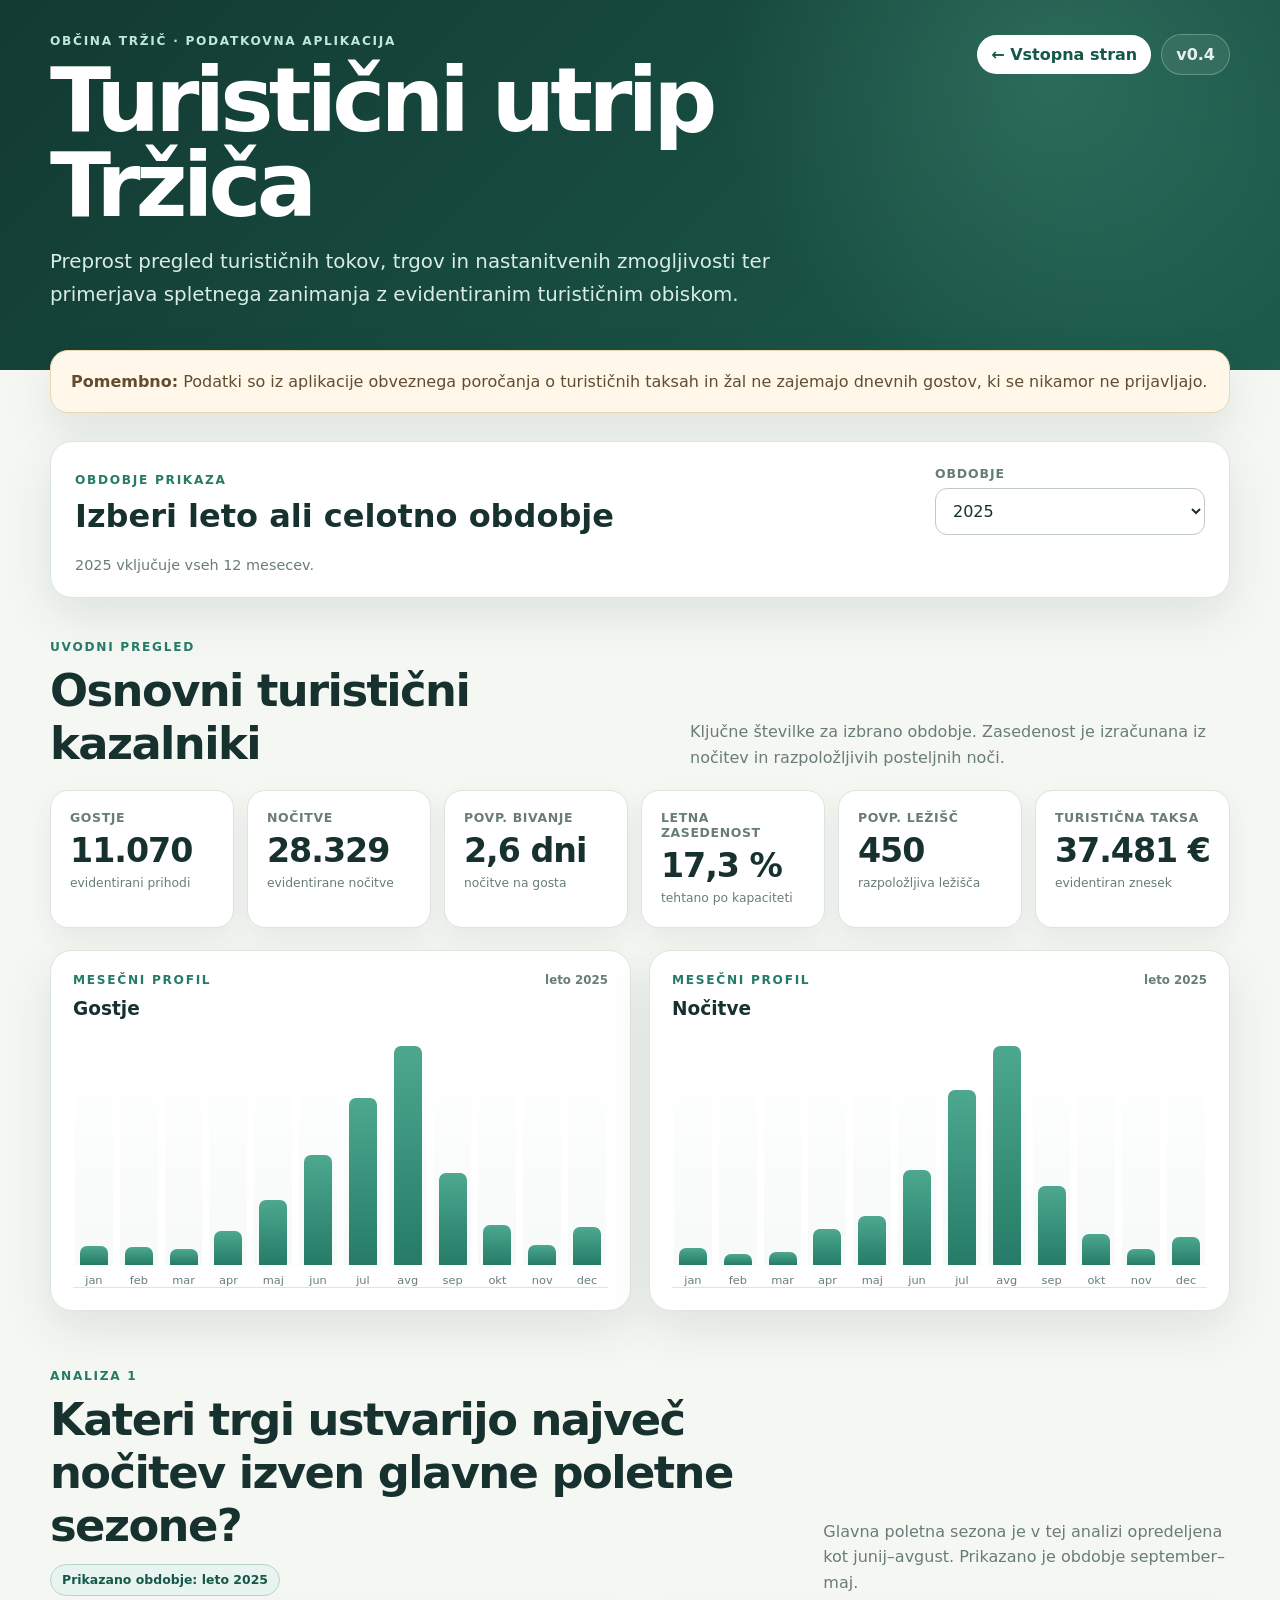
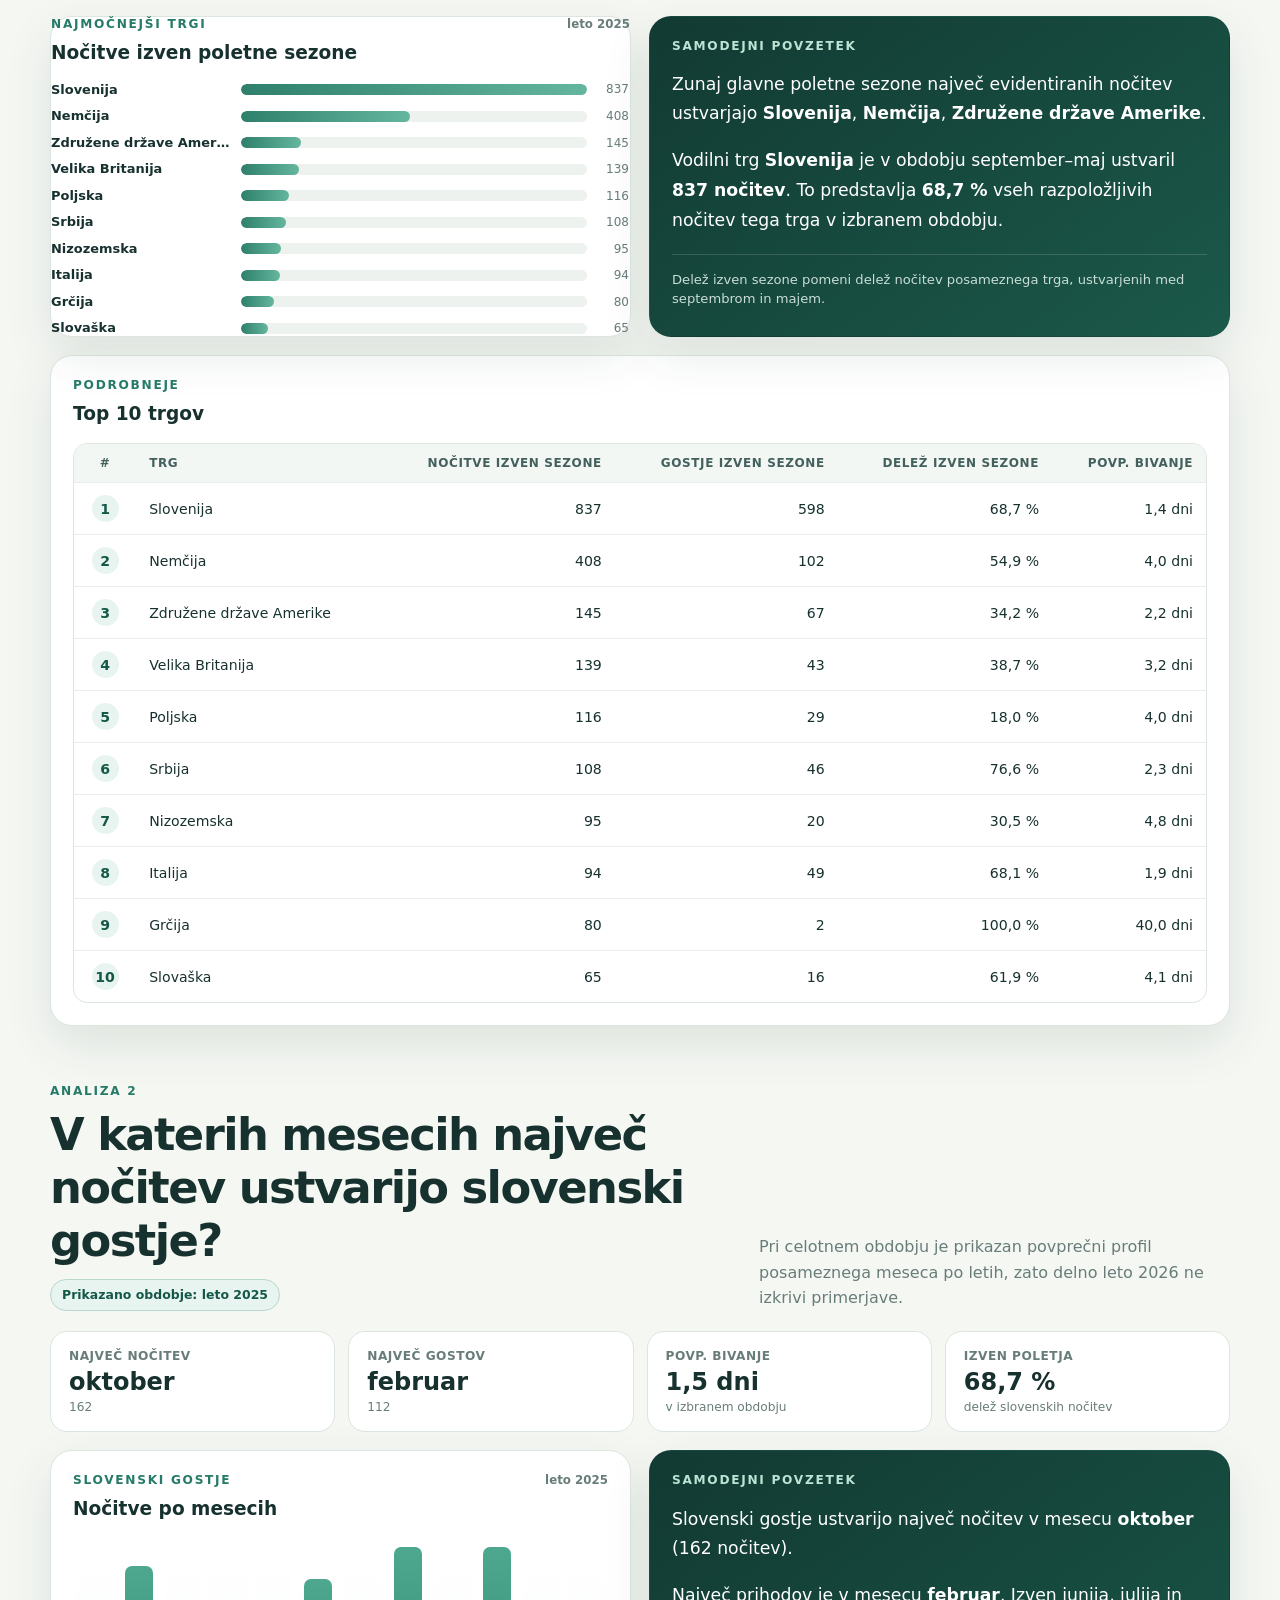
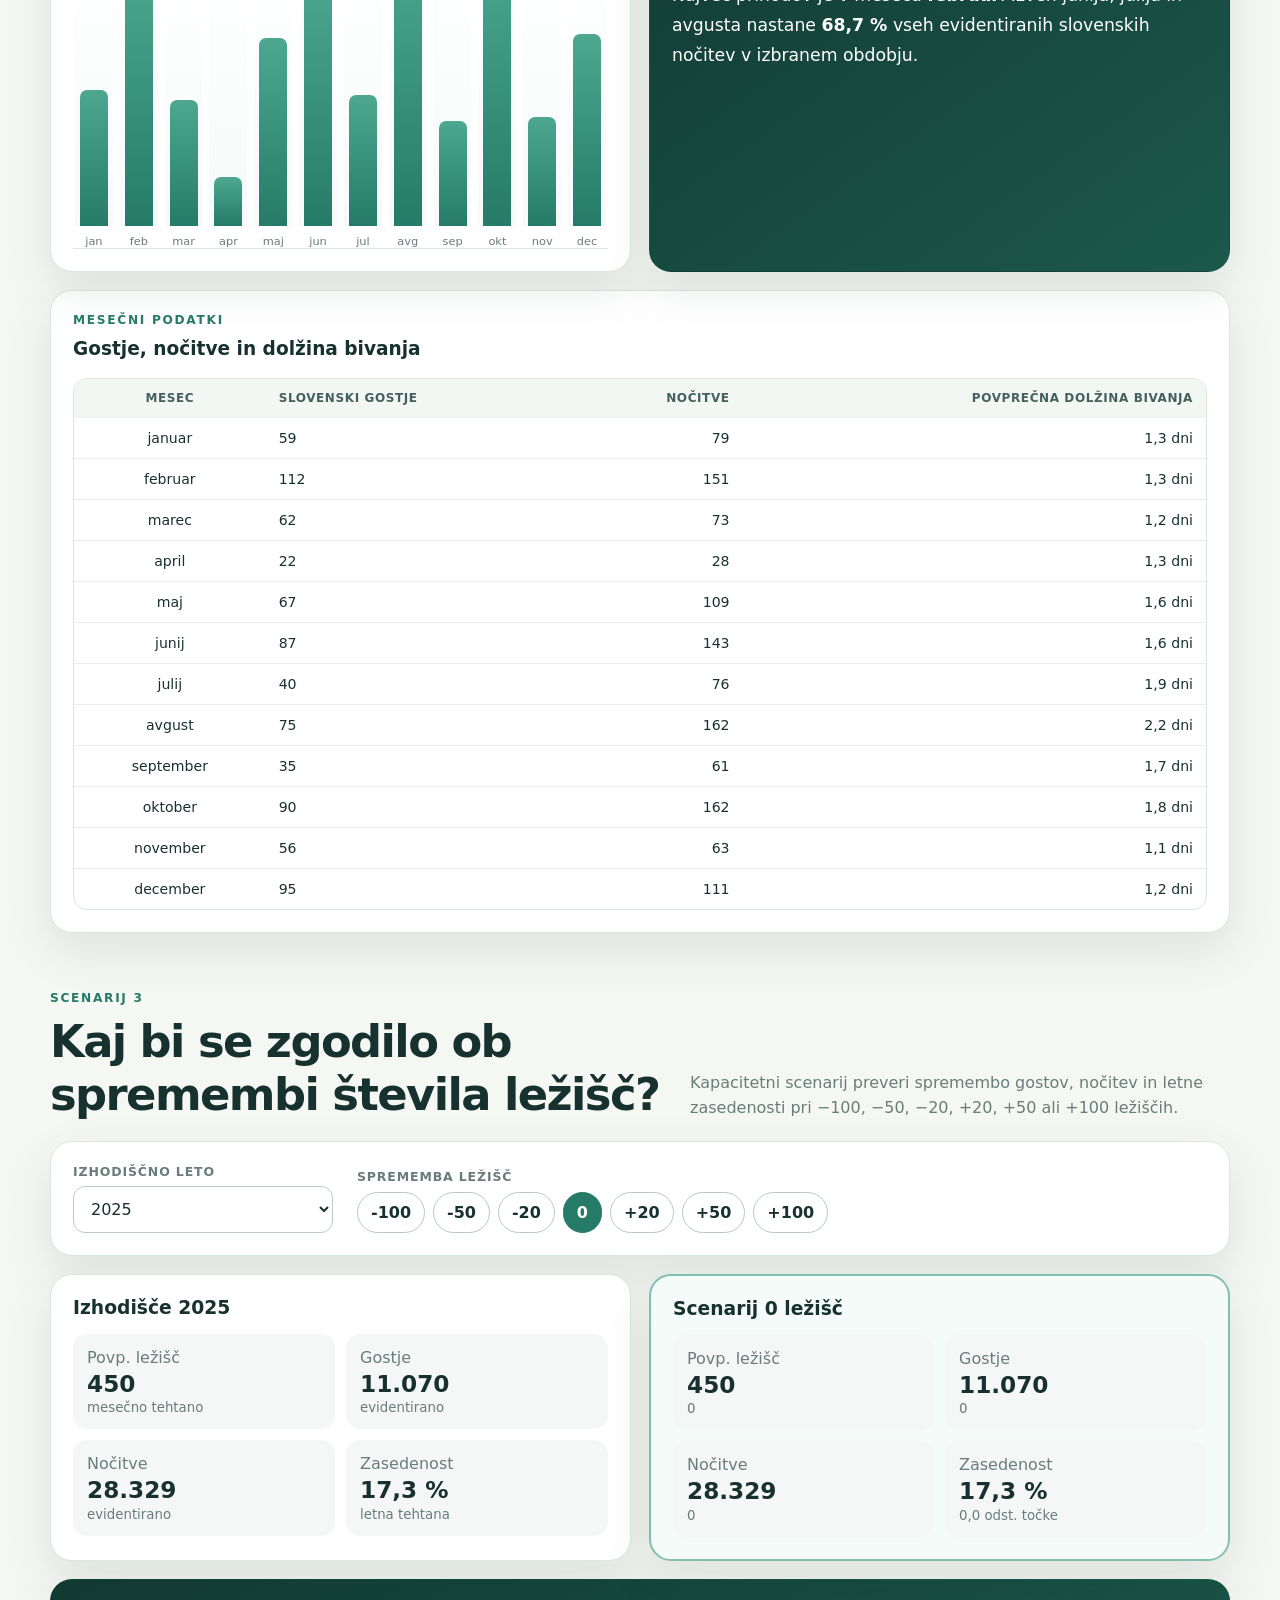
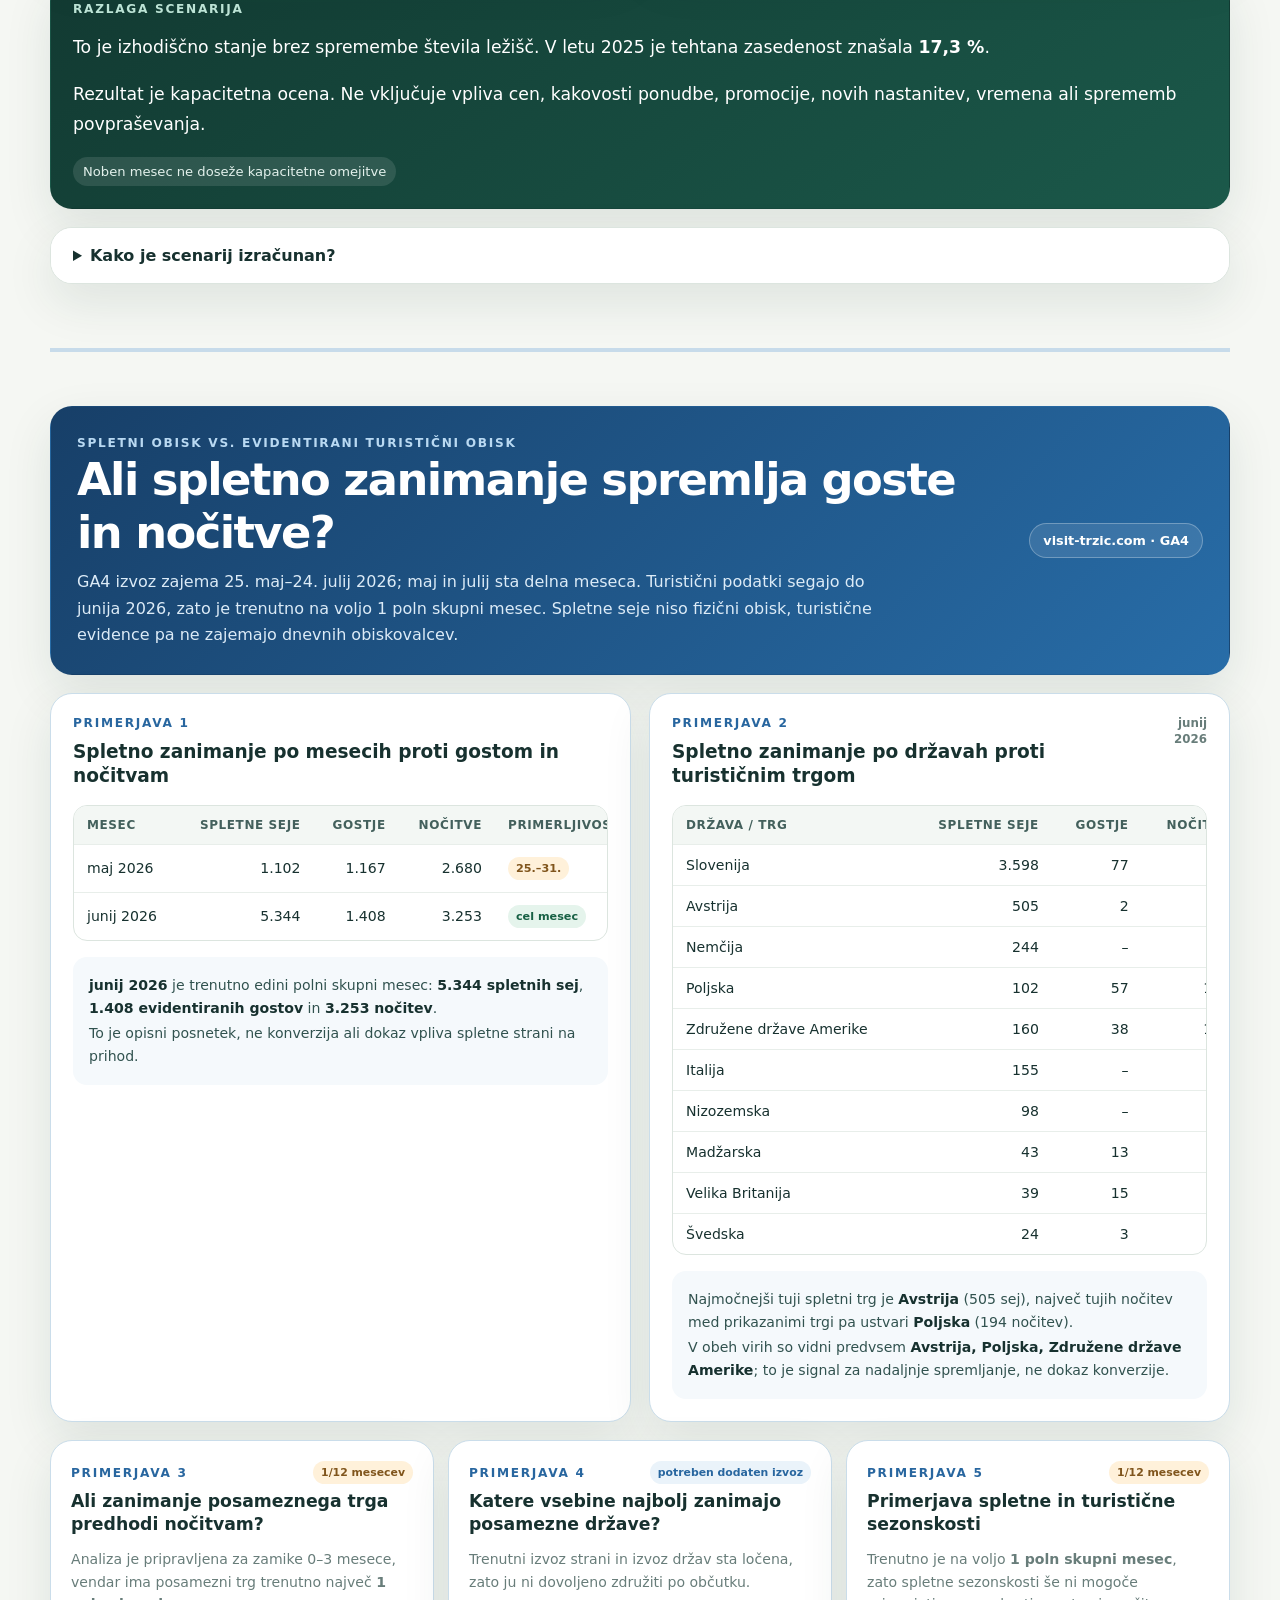
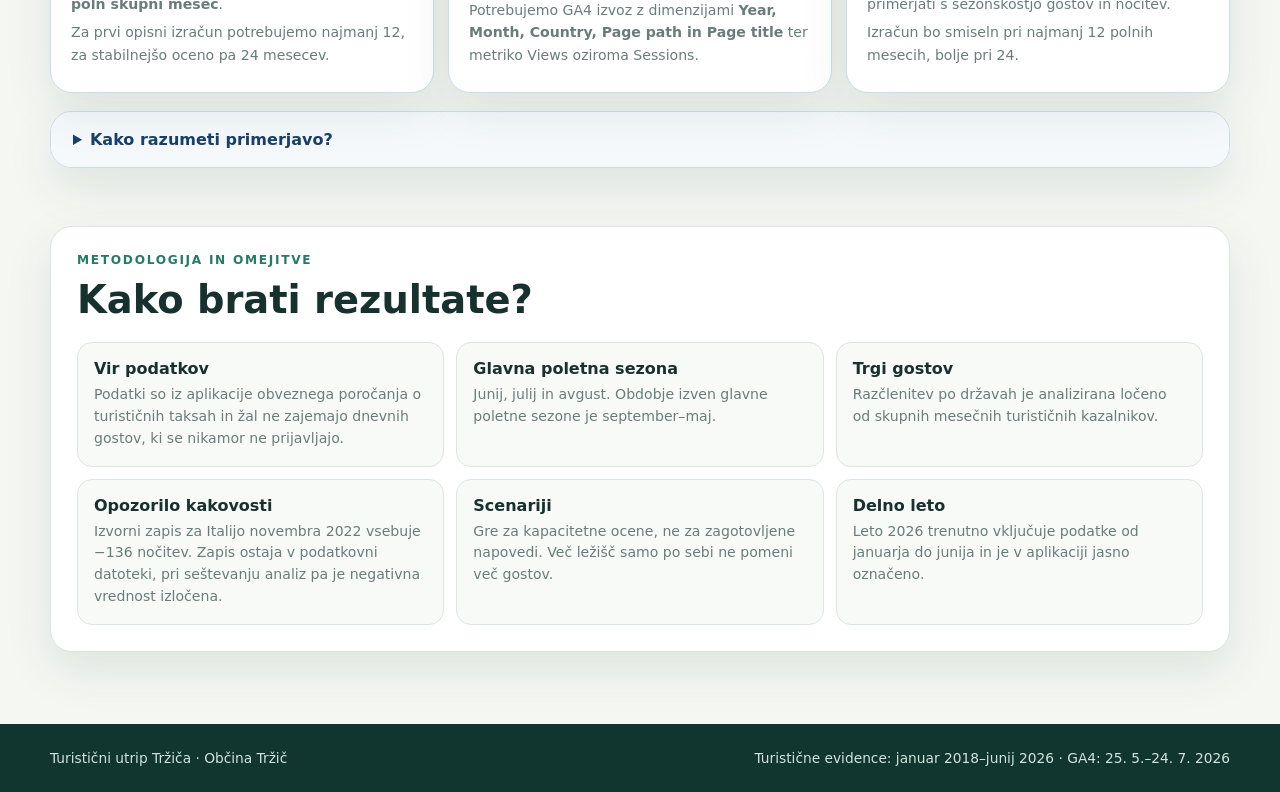
<file: apps/turizem/index.html>
<!doctype html>
<html lang="sl">
<head>
  <meta charset="utf-8" />
  <meta name="viewport" content="width=device-width, initial-scale=1" />
  <meta name="description" content="Turistični utrip Tržiča – pregled gostov, nočitev, turističnih trgov in scenarijev nastanitvenih zmogljivosti." />
  <title>Turistični utrip Tržiča v0.4</title>
  <link rel="stylesheet" href="styles.css?v=0.4" />
<script src="../../VERSION.js"></script>
  <script defer src="../../assets/js/apply-version.js"></script>
</head>
<body data-version-key="turizem" data-version-title="Turistični utrip Tržiča v{version}">
  <header class="hero">
    <div class="hero-inner">
      <div class="hero-copy">
        <p class="eyebrow">OBČINA TRŽIČ · PODATKOVNA APLIKACIJA</p>
        <h1>Turistični utrip Tržiča</h1>
        <p class="lead">Preprost pregled turističnih tokov, trgov in nastanitvenih zmogljivosti ter primerjava spletnega zanimanja z evidentiranim turističnim obiskom.</p>
      </div>
      <div class="hero-actions">
        <a class="home-link" href="../../index.html">← Vstopna stran</a>
        <span class="version" data-version-label>v0.4</span>
      </div>
    </div>
  </header>

  <main class="page-shell">
    <section class="source-notice" aria-label="Pomembna omejitev podatkov">
      <strong>Pomembno:</strong> Podatki so iz aplikacije obveznega poročanja o turističnih taksah in žal ne zajemajo dnevnih gostov, ki se nikamor ne prijavljajo.
    </section>

    <section class="toolbar panel" aria-label="Izbira obdobja">
      <div>
        <p class="section-label">OBDOBJE PRIKAZA</p>
        <h2>Izberi leto ali celotno obdobje</h2>
      </div>
      <label class="select-field">
        <span>Obdobje</span>
        <select id="periodSelect" aria-label="Izberi obdobje"></select>
      </label>
      <p class="period-note" id="periodNote"></p>
    </section>

    <section aria-labelledby="overviewTitle">
      <div class="section-heading">
        <div>
          <p class="section-label">UVODNI PREGLED</p>
          <h2 id="overviewTitle">Osnovni turistični kazalniki</h2>
        </div>
        <p>Ključne številke za izbrano obdobje. Zasedenost je izračunana iz nočitev in razpoložljivih posteljnih noči.</p>
      </div>
      <div class="kpi-grid" id="kpiGrid"></div>

      <div class="overview-grid">
        <article class="panel chart-panel">
          <div class="panel-head">
            <div><p class="section-label">MESEČNI PROFIL</p><h3>Gostje</h3></div>
            <span class="panel-context" id="overviewGuestsContext"></span>
          </div>
          <div id="overviewGuestsChart" class="vertical-chart" aria-label="Mesečni prikaz gostov"></div>
        </article>
        <article class="panel chart-panel">
          <div class="panel-head">
            <div><p class="section-label">MESEČNI PROFIL</p><h3>Nočitve</h3></div>
            <span class="panel-context" id="overviewNightsContext"></span>
          </div>
          <div id="overviewNightsChart" class="vertical-chart" aria-label="Mesečni prikaz nočitev"></div>
        </article>
      </div>
    </section>

    <section class="analysis-section" id="marketsSection" aria-labelledby="marketsTitle">
      <div class="section-heading">
        <div>
          <p class="section-label">ANALIZA 1</p>
          <h2 id="marketsTitle">Kateri trgi ustvarijo največ nočitev izven glavne poletne sezone?</h2>
          <span class="analysis-period-badge" id="marketPeriodBadge"></span>
        </div>
        <p>Glavna poletna sezona je v tej analizi opredeljena kot junij–avgust. Prikazano je obdobje september–maj.</p>
      </div>
      <div class="analysis-grid">
        <article class="panel">
          <div class="panel-head">
            <div><p class="section-label">NAJMOČNEJŠI TRGI</p><h3>Nočitve izven poletne sezone</h3></div>
            <span class="panel-context" id="marketContext"></span>
          </div>
          <div id="marketBars" class="horizontal-chart"></div>
        </article>
        <article class="panel insight-panel">
          <p class="section-label">SAMODEJNI POVZETEK</p>
          <div id="marketInsight" class="insight-text"></div>
          <div class="small-note">Delež izven sezone pomeni delež nočitev posameznega trga, ustvarjenih med septembrom in majem.</div>
        </article>
      </div>
      <article class="panel table-panel">
        <div class="panel-head"><div><p class="section-label">PODROBNEJE</p><h3>Top 10 trgov</h3></div></div>
        <div class="table-wrap">
          <table>
            <thead><tr><th>#</th><th>Trg</th><th>Nočitve izven sezone</th><th>Gostje izven sezone</th><th>Delež izven sezone</th><th>Povp. bivanje</th></tr></thead>
            <tbody id="marketTableBody"></tbody>
          </table>
        </div>
      </article>
    </section>

    <section class="analysis-section" id="sloveniaSection" aria-labelledby="sloveniaTitle">
      <div class="section-heading">
        <div>
          <p class="section-label">ANALIZA 2</p>
          <h2 id="sloveniaTitle">V katerih mesecih največ nočitev ustvarijo slovenski gostje?</h2>
          <span class="analysis-period-badge" id="sloveniaPeriodBadge"></span>
        </div>
        <p>Pri celotnem obdobju je prikazan povprečni profil posameznega meseca po letih, zato delno leto 2026 ne izkrivi primerjave.</p>
      </div>
      <div class="mini-kpi-grid" id="sloveniaKpis"></div>
      <div class="analysis-grid">
        <article class="panel chart-panel">
          <div class="panel-head">
            <div><p class="section-label">SLOVENSKI GOSTJE</p><h3>Nočitve po mesecih</h3></div>
            <span class="panel-context" id="sloveniaContext"></span>
          </div>
          <div id="sloveniaChart" class="vertical-chart tall" aria-label="Nočitve slovenskih gostov po mesecih"></div>
        </article>
        <article class="panel insight-panel">
          <p class="section-label">SAMODEJNI POVZETEK</p>
          <div id="sloveniaInsight" class="insight-text"></div>
        </article>
      </div>
      <article class="panel table-panel">
        <div class="panel-head"><div><p class="section-label">MESEČNI PODATKI</p><h3>Gostje, nočitve in dolžina bivanja</h3></div></div>
        <div class="table-wrap">
          <table>
            <thead><tr><th>Mesec</th><th>Slovenski gostje</th><th>Nočitve</th><th>Povprečna dolžina bivanja</th></tr></thead>
            <tbody id="sloveniaTableBody"></tbody>
          </table>
        </div>
      </article>
    </section>

    <section class="analysis-section" id="capacitySection" aria-labelledby="capacityTitle">
      <div class="section-heading">
        <div>
          <p class="section-label">SCENARIJ 3</p>
          <h2 id="capacityTitle">Kaj bi se zgodilo ob spremembi števila ležišč?</h2>
        </div>
        <p>Kapacitetni scenarij preveri spremembo gostov, nočitev in letne zasedenosti pri −100, −50, −20, +20, +50 ali +100 ležiščih.</p>
      </div>

      <div class="scenario-controls panel">
        <label class="select-field">
          <span>Izhodiščno leto</span>
          <select id="scenarioYearSelect"></select>
        </label>
        <div class="scenario-choice" aria-label="Sprememba števila ležišč">
          <span>Sprememba ležišč</span>
          <div id="scenarioButtons" class="button-row"></div>
        </div>
      </div>

      <div class="scenario-comparison" id="scenarioComparison"></div>
      <article class="panel insight-panel scenario-insight">
        <p class="section-label">RAZLAGA SCENARIJA</p>
        <div id="scenarioInsight" class="insight-text"></div>
        <div id="constrainedMonths" class="constraint-list"></div>
      </article>

      <details class="method-details panel">
        <summary>Kako je scenarij izračunan?</summary>
        <div>
          <p>Model je namenoma konservativen: samo povečanje števila ležišč ne ustvari dodatnega povpraševanja. Pri povečanju zato gostje in nočitve ostanejo enaki, spremeni pa se zasedenost.</p>
          <p>Pri zmanjšanju se gostje in nočitve zmanjšajo samo v mesecih, ko evidentirane nočitve ne bi več mogle biti izvedene z novo razpoložljivo kapaciteto. Ocena gostov se zmanjša sorazmerno z izgubljenimi nočitvami.</p>
          <p>Letna zasedenost je tehtani izračun: vse nočitve deljeno z vsemi razpoložljivimi posteljnimi nočmi v izbranem letu.</p>
        </div>
      </details>
    </section>



    <section class="web-comparison-section" id="webComparisonSection" aria-labelledby="webComparisonTitle">
      <div class="web-comparison-intro panel">
        <div>
          <p class="section-label">SPLETNI OBISK VS. EVIDENTIRANI TURISTIČNI OBISK</p>
          <h2 id="webComparisonTitle">Ali spletno zanimanje spremlja goste in nočitve?</h2>
          <p id="webComparisonSummary">Primerjava uporablja agregirane podatke Google Analytics 4 in turistične evidence. Spletna seja ni fizični obisk, turistične evidence pa ne zajemajo dnevnih obiskovalcev.</p>
        </div>
        <span class="web-source-badge">visit-trzic.com · GA4</span>
      </div>

      <div class="web-comparison-grid">
        <article class="panel web-comparison-panel">
          <div class="panel-head">
            <div>
              <p class="section-label">PRIMERJAVA 1</p>
              <h3>Spletno zanimanje po mesecih proti gostom in nočitvam</h3>
            </div>
          </div>
          <div class="table-wrap compact-table-wrap">
            <table class="web-comparison-table">
              <thead><tr><th>Mesec</th><th>Spletne seje</th><th>Gostje</th><th>Nočitve</th><th>Primerljivost</th></tr></thead>
              <tbody id="webMonthlyComparisonBody"></tbody>
            </table>
          </div>
          <div class="comparison-comment" id="webMonthlyComparisonInsight"></div>
        </article>

        <article class="panel web-comparison-panel">
          <div class="panel-head">
            <div>
              <p class="section-label">PRIMERJAVA 2</p>
              <h3>Spletno zanimanje po državah proti turističnim trgom</h3>
            </div>
            <span class="panel-context" id="webCountryComparisonContext"></span>
          </div>
          <div class="table-wrap compact-table-wrap">
            <table class="web-comparison-table country-comparison-table">
              <thead><tr><th>Država / trg</th><th>Spletne seje</th><th>Gostje</th><th>Nočitve</th></tr></thead>
              <tbody id="webCountryComparisonBody"></tbody>
            </table>
          </div>
          <div class="comparison-comment" id="webCountryComparisonInsight"></div>
        </article>
      </div>

      <div class="comparison-readiness-grid">
        <article class="panel readiness-card">
          <div class="readiness-head"><p class="section-label">PRIMERJAVA 3</p><span class="readiness-status" id="webLagStatus"></span></div>
          <h3>Ali zanimanje posameznega trga predhodi nočitvam?</h3>
          <div id="webLagInsight"></div>
        </article>
        <article class="panel readiness-card">
          <div class="readiness-head"><p class="section-label">PRIMERJAVA 4</p><span class="readiness-status" id="webContentCountryStatus"></span></div>
          <h3>Katere vsebine najbolj zanimajo posamezne države?</h3>
          <div id="webContentCountryInsight"></div>
        </article>
        <article class="panel readiness-card">
          <div class="readiness-head"><p class="section-label">PRIMERJAVA 5</p><span class="readiness-status" id="webSeasonalityStatus"></span></div>
          <h3>Primerjava spletne in turistične sezonskosti</h3>
          <div id="webSeasonalityInsight"></div>
        </article>
      </div>

      <details class="method-details panel web-comparison-method">
        <summary>Kako razumeti primerjavo?</summary>
        <div>
          <p><strong>Spletni obisk:</strong> uporabljene so seje na visit-trzic.com. Ena oseba lahko ustvari več sej, del uporabnikov pa zaradi nastavitev zasebnosti ni zajet.</p>
          <p><strong>Turistični obisk:</strong> uporabljeni so evidentirani gostje in nočitve iz obveznega poročanja o turističnih taksah. Dnevni obiskovalci niso vključeni.</p>
          <p><strong>Povezava ni konverzija:</strong> razmerja med spletnimi sejami, gosti in nočitvami ne pomenijo, da je spletni uporabnik pozneje postal gost. Za časovne zamike in sezonskost je potreben daljši niz polnih mesecev.</p>
        </div>
      </details>
    </section>

    <section class="methodology panel" aria-labelledby="methodTitle">
      <div>
        <p class="section-label">METODOLOGIJA IN OMEJITVE</p>
        <h2 id="methodTitle">Kako brati rezultate?</h2>
      </div>
      <div class="method-grid">
        <div><strong>Vir podatkov</strong><span>Podatki so iz aplikacije obveznega poročanja o turističnih taksah in žal ne zajemajo dnevnih gostov, ki se nikamor ne prijavljajo.</span></div>
        <div><strong>Glavna poletna sezona</strong><span>Junij, julij in avgust. Obdobje izven glavne poletne sezone je september–maj.</span></div>
        <div><strong>Trgi gostov</strong><span>Razčlenitev po državah je analizirana ločeno od skupnih mesečnih turističnih kazalnikov.</span></div>
        <div><strong>Opozorilo kakovosti</strong><span>Izvorni zapis za Italijo novembra 2022 vsebuje −136 nočitev. Zapis ostaja v podatkovni datoteki, pri seštevanju analiz pa je negativna vrednost izločena.</span></div>
        <div><strong>Scenariji</strong><span>Gre za kapacitetne ocene, ne za zagotovljene napovedi. Več ležišč samo po sebi ne pomeni več gostov.</span></div>
        <div><strong>Delno leto</strong><span>Leto 2026 trenutno vključuje podatke od januarja do junija in je v aplikaciji jasno označeno.</span></div>
      </div>
    </section>
  </main>

  <footer>
    <span>Turistični utrip Tržiča · Občina Tržič</span>
    <span>Turistične evidence: januar 2018–junij 2026 · GA4: 25. 5.–24. 7. 2026</span>
  </footer>

  <script src="./data-js/tourism-summary.js"></script>
  <script src="./data-js/tourism-markets.js"></script>
  <script src="./data-js/tourism-accommodation.js"></script>
  <script src="./data-js/visit-trzic-ga4.js"></script>
  <script src="app.js?v=0.4"></script>
</body>
</html>
</file>
<file: assets/css/shared.css>
:root{--ink:#10292d;--ink2:#18363b;--blue:#0870ad;--sky:#66b9ff;--paper:#f4f7f8;--white:#fff;--muted:#60757a;--line:#d6e1e4;--yellow:#f2c94c;--shadow:0 22px 60px rgba(16,41,45,.12)}*{box-sizing:border-box}html{scroll-behavior:smooth}body{margin:0;font-family:Inter,ui-sans-serif,system-ui,-apple-system,"Segoe UI",Roboto,Arial,sans-serif;color:var(--ink);background:var(--paper)}a{color:inherit}.shell{width:min(1180px,calc(100% - 36px));margin:auto}.hero{min-height:58vh;background:radial-gradient(circle at 78% 18%,rgba(102,185,255,.22),transparent 29%),linear-gradient(135deg,#0d2529,#16383d);color:#fff;padding:28px 0 72px}.nav{display:flex;justify-content:space-between;align-items:center;gap:22px}.brand{display:flex;align-items:center;gap:16px}.brand img{width:78px;height:78px;object-fit:contain;background:#fff;border-radius:18px;padding:8px}.brand strong{display:block;font-size:1.05rem}.brand span{font-size:.82rem;letter-spacing:.12em;color:#a8d8ff;text-transform:uppercase;font-weight:800}.status{border:1px solid rgba(255,255,255,.2);padding:10px 14px;border-radius:999px;font-size:.85rem;background:rgba(255,255,255,.06)}.hero-copy{padding:90px 0 28px;max-width:850px}.eyebrow{margin:0 0 14px;color:var(--sky);font-weight:900;letter-spacing:.15em;font-size:.8rem}.hero h1{font-size:clamp(3rem,8vw,6.7rem);line-height:.91;letter-spacing:-.055em;margin:0 0 28px}.hero p.lead{font-size:clamp(1.05rem,2vw,1.35rem);line-height:1.65;color:#d9e8ea;max-width:790px}.snapshot{display:inline-flex;margin-top:18px;gap:9px;align-items:center;border-radius:999px;padding:10px 14px;background:rgba(255,255,255,.08);font-size:.9rem}.apps{margin-top:-45px;padding-bottom:72px}.section-head{display:flex;justify-content:space-between;align-items:end;gap:30px;margin:0 0 24px}.section-head h2{font-size:clamp(2rem,4vw,3rem);margin:0}.section-head p{max-width:550px;color:var(--muted);line-height:1.65}.app-grid{display:grid;grid-template-columns:repeat(3,1fr);gap:20px}.app-card{position:relative;min-height:360px;padding:28px;border-radius:28px;background:#fff;border:1px solid var(--line);box-shadow:var(--shadow);display:flex;flex-direction:column;overflow:hidden;transition:.25s transform,.25s box-shadow}.app-card:hover{transform:translateY(-7px);box-shadow:0 30px 75px rgba(16,41,45,.18)}.app-card.primary{background:var(--ink);color:#fff;border-color:transparent}.app-card::after{content:"";position:absolute;width:190px;height:190px;border-radius:50%;right:-65px;top:-70px;background:rgba(102,185,255,.13)}.icon{width:70px;height:70px;border-radius:22px;display:grid;place-items:center;background:#e9f5ff;font-size:2rem;margin-bottom:45px}.primary .icon{background:rgba(102,185,255,.16)}.app-card h3{font-size:1.55rem;margin:0 0 12px;letter-spacing:-.025em}.app-card p{line-height:1.65;color:var(--muted);margin:0}.primary p{color:#c9dadd}.tag{display:inline-flex;width:max-content;margin-bottom:12px;font-size:.74rem;font-weight:900;letter-spacing:.13em;color:var(--blue)}.primary .tag{color:var(--sky)}.card-link{margin-top:auto;display:flex;justify-content:space-between;align-items:center;text-decoration:none;font-weight:900;padding-top:26px}.card-link span:last-child{width:40px;height:40px;display:grid;place-items:center;border-radius:50%;background:#e9f5ff}.primary .card-link span:last-child{background:rgba(255,255,255,.1)}.disabled{opacity:.68}.info{padding:68px 0;background:#fff}.info-grid{display:grid;grid-template-columns:1.1fr .9fr;gap:48px}.info h2{font-size:clamp(2rem,4vw,3.4rem);margin:0 0 20px}.info p{color:var(--muted);line-height:1.75}.principles{display:grid;gap:12px}.principle{padding:18px 20px;border-radius:18px;background:var(--paper);border:1px solid var(--line)}.principle strong{display:block;margin-bottom:5px}.footer{padding:28px 0;background:#0d2529;color:#c7d7d9}.footer .shell{display:flex;justify-content:space-between;gap:20px;flex-wrap:wrap;font-size:.88rem}.placeholder{min-height:100vh;display:grid;place-items:center;padding:30px;background:radial-gradient(circle at 80% 10%,rgba(102,185,255,.25),transparent 28%),#10292d;color:#fff}.placeholder-card{width:min(720px,100%);padding:44px;border:1px solid rgba(255,255,255,.16);border-radius:30px;background:rgba(255,255,255,.07);backdrop-filter:blur(18px)}.placeholder h1{font-size:clamp(2.5rem,7vw,4.7rem);margin:0 0 18px}.placeholder p{color:#d5e3e5;line-height:1.7}.back{display:inline-flex;margin-top:25px;padding:12px 16px;border-radius:999px;background:#fff;color:#10292d;text-decoration:none;font-weight:900}@media(max-width:900px){.app-grid,.info-grid{grid-template-columns:1fr}.hero-copy{padding-top:65px}.app-card{min-height:300px}.section-head{display:block}}@media(max-width:600px){.shell{width:min(100% - 22px,1180px)}.brand img{width:62px;height:62px}.status{display:none}.hero{padding-top:16px}.hero-copy{padding-top:55px}.app-card{border-radius:22px;padding:23px}.nav{align-items:flex-start}}

@media(min-width:1100px){.app-grid{grid-template-columns:repeat(3,1fr)}.app-card{padding:24px;min-height:390px}.app-card h3{font-size:1.36rem}.app-card p{font-size:.93rem}.icon{margin-bottom:35px}}
@media(min-width:901px) and (max-width:1099px){.app-grid{grid-template-columns:repeat(2,1fr)}}
</file>
<file: apps/dezevni-vrt/styles.css>
:root{
  --ink:#102b2c;--ink-soft:#38595a;--forest:#176b5b;--leaf:#52a66f;--water:#2689b8;
  --water-soft:#dff3fb;--sand:#d7b66d;--soil:#9f7148;--paper:#f2f7f4;--white:#fff;
  --line:#d6e4de;--muted:#657b78;--warning:#9a641c;--warning-bg:#fff6dd;
  --shadow:0 22px 60px rgba(20,62,57,.12);--radius:26px;
  --tank1:#176b5b;--tank2:#2689b8;--tank3:#8c63b8;--tank4:#d06b65;--tank5:#d29a2e;
}
*{box-sizing:border-box}
html{scroll-behavior:smooth}
body{margin:0;font-family:Inter,ui-sans-serif,system-ui,-apple-system,"Segoe UI",Roboto,Arial,sans-serif;color:var(--ink);background:var(--paper)}
button,a{font:inherit}.hero{position:relative;overflow:hidden;background:radial-gradient(circle at 82% 18%,rgba(108,210,181,.22),transparent 28%),linear-gradient(135deg,#0b292b,#164a45 62%,#176b5b);color:#fff;padding:24px 0 78px}
.hero:after{content:"";position:absolute;left:-8%;right:-8%;bottom:-88px;height:150px;background:var(--paper);border-radius:50% 50% 0 0/50% 50% 0 0}
.hero-inner,.page-shell{width:min(1180px,calc(100% - 36px));margin:auto}.hero-inner{position:relative;z-index:1}.topbar{display:flex;justify-content:space-between;align-items:center;gap:20px}.home-link,.version{display:inline-flex;align-items:center;border:1px solid rgba(255,255,255,.2);background:rgba(255,255,255,.08);color:#fff;text-decoration:none;border-radius:999px;padding:10px 14px;font-weight:800;font-size:.86rem}.home-link:hover{background:rgba(255,255,255,.16)}
.hero-grid{display:grid;grid-template-columns:1.05fr .95fr;gap:64px;align-items:center;padding:74px 0 54px}.eyebrow,.section-label{margin:0 0 10px;font-size:.76rem;font-weight:950;letter-spacing:.15em;color:#77d9bd}.hero h1{font-size:clamp(3.1rem,7.4vw,6.3rem);line-height:.93;letter-spacing:-.055em;margin:0 0 26px}.lead{max-width:720px;margin:0;color:#d9ece7;font-size:clamp(1.08rem,2vw,1.35rem);line-height:1.65}.hero-chips{display:flex;gap:10px;flex-wrap:wrap;margin-top:26px}.hero-chips span{padding:9px 13px;border-radius:999px;background:rgba(255,255,255,.09);border:1px solid rgba(255,255,255,.12);font-size:.83rem;font-weight:800;color:#dcefea}
.hero-visual{position:relative;min-height:420px;display:grid;align-content:end}.soil-card{overflow:hidden;border-radius:30px;box-shadow:0 30px 75px rgba(0,0,0,.25);border:8px solid rgba(255,255,255,.88);background:#fff}.soil-card>div{display:flex;justify-content:space-between;align-items:center;padding:20px 24px;color:#fff}.soil-card strong{font-size:1.35rem}.soil-card span{font-weight:850}.soil-top{height:180px;background:linear-gradient(135deg,#815d3f,#a87850)}.soil-sand{height:76px;background:linear-gradient(135deg,#c7a159,#e3c885);color:#49371c!important}.soil-gravel{height:105px;background:radial-gradient(circle at 15px 14px,#aab9b4 0 8px,transparent 9px),radial-gradient(circle at 38px 28px,#738a84 0 10px,transparent 11px),#d2ddd9;background-size:52px 42px;color:#203532!important}.plant{position:absolute;left:13%;right:8%;bottom:348px;display:flex;justify-content:space-around;align-items:end;color:#8ce0a0;font-size:4.2rem;text-shadow:0 10px 25px rgba(0,0,0,.3)}.plant span:nth-child(2){font-size:5.4rem}.cloud{position:absolute;right:2%;top:15px;font-size:5.2rem;color:#d8f1f6}.cloud i{position:absolute;top:68px;width:5px;height:20px;border-radius:999px;background:#7ad0ef;transform:rotate(17deg)}.cloud i:nth-child(1){left:23px}.cloud i:nth-child(2){left:50px;top:82px}.cloud i:nth-child(3){left:76px}
.page-shell{position:relative;z-index:2;padding-bottom:80px}.panel{background:#fff;border:1px solid var(--line);border-radius:var(--radius);box-shadow:var(--shadow)}.early-note{display:flex;align-items:flex-start;gap:15px;margin:-24px 0 24px;padding:17px 20px;border-radius:20px;background:#e6f5ef;border:1px solid #bfe2d4;color:#285c50;line-height:1.55}.note-icon{flex:0 0 auto;width:30px;height:30px;border-radius:50%;display:grid;place-items:center;background:var(--forest);color:#fff;font-weight:900}
.toolbar{display:flex;justify-content:space-between;gap:34px;align-items:center;padding:24px 26px;margin-bottom:66px}.toolbar h2{margin:0;font-size:1.55rem}.toolbar-note{margin:7px 0 0;color:var(--muted);font-size:.9rem}.control-groups{display:flex;gap:22px;align-items:end;flex-wrap:wrap}.control-group>span{display:block;margin-bottom:8px;font-size:.77rem;font-weight:900;color:var(--muted);text-transform:uppercase;letter-spacing:.08em}.segmented{display:flex;gap:5px;padding:5px;background:#edf4f1;border-radius:14px}.segmented button{border:0;background:transparent;padding:10px 13px;border-radius:10px;color:var(--ink-soft);font-weight:850;cursor:pointer}.segmented button:hover{background:#fff}.segmented button.active{background:var(--forest);color:#fff;box-shadow:0 7px 18px rgba(23,107,91,.2)}.segmented.compact button{min-width:68px}
section{margin-bottom:72px}.section-heading{display:flex;justify-content:space-between;align-items:end;gap:40px;margin-bottom:22px}.section-heading h2,.quality-head h2{margin:0;font-size:clamp(2rem,4vw,3.15rem);letter-spacing:-.04em}.section-heading>p{max-width:540px;margin:0;color:var(--muted);line-height:1.65}.section-label{color:var(--forest)}
.summary-lead{display:grid;grid-template-columns:auto 1fr;gap:20px;align-items:center;padding:25px 28px;border-left:5px solid var(--leaf)}.summary-orb{width:58px;height:58px;border-radius:20px;display:grid;place-items:center;background:#e4f5e9;color:var(--forest);font-size:1.6rem;font-weight:900}.summary-lead h3{margin:0 0 6px;font-size:1.35rem}.summary-lead p:last-child{margin:0;color:var(--muted);line-height:1.65}.finding-grid{display:grid;grid-template-columns:repeat(3,1fr);gap:18px;margin-top:18px}.finding-card{min-height:260px;padding:25px;border-radius:24px;background:#fff;border:1px solid var(--line);box-shadow:0 12px 35px rgba(20,62,57,.08);display:flex;flex-direction:column}.finding-top{display:flex;justify-content:space-between;align-items:center;gap:14px}.finding-number{width:38px;height:38px;border-radius:13px;display:grid;place-items:center;background:#e6f5ef;color:var(--forest);font-weight:950}.finding-tag{font-size:.74rem;font-weight:950;letter-spacing:.08em;text-transform:uppercase;color:var(--forest)}.finding-card h3{font-size:1.35rem;line-height:1.2;margin:28px 0 12px}.finding-card p{margin:0;color:var(--muted);line-height:1.65}.finding-metric{margin-top:auto;padding-top:20px;font-size:1.55rem;font-weight:950;color:var(--forest)}.finding-metric small{font-size:.74rem;color:var(--muted);font-weight:800;margin-left:5px}
.chart-grid{display:grid;grid-template-columns:1.65fr .85fr;gap:18px}.chart-panel{padding:24px;min-width:0}.panel-head{display:flex;justify-content:space-between;align-items:start;gap:20px;margin-bottom:16px}.panel-head h3{margin:0;font-size:1.3rem}.context-pill{padding:8px 10px;border-radius:999px;background:#edf5f2;color:var(--forest);font-size:.76rem;font-weight:850;white-space:nowrap}.chart-host{width:100%;min-height:340px;overflow:hidden}.trend-svg{display:block;width:100%;height:auto}.axis-label{fill:#728783;font-size:11px}.grid-line{stroke:#dce8e3;stroke-width:1}.axis-line{stroke:#b8ccc5;stroke-width:1.2}.trend-line{fill:none;stroke-width:3;stroke-linecap:round;stroke-linejoin:round}.trend-dot{stroke:#fff;stroke-width:2}.legend{display:flex;flex-wrap:wrap;gap:9px 16px;margin-top:9px}.legend span{display:inline-flex;align-items:center;gap:7px;font-size:.8rem;color:var(--ink-soft);font-weight:800}.legend i{width:11px;height:11px;border-radius:50%}
.comparison-chart{min-height:340px;display:flex;align-items:end;justify-content:space-around;gap:10px;padding:22px 6px 0;border-bottom:1px solid var(--line);background:repeating-linear-gradient(to top,transparent 0,transparent 67px,rgba(214,228,222,.65) 68px)}.bar-group{height:310px;display:flex;flex:1;max-width:75px;flex-direction:column;justify-content:end;align-items:center}.bars{height:260px;width:100%;display:flex;align-items:end;justify-content:center;gap:5px}.bar{position:relative;width:25px;min-height:4px;border-radius:8px 8px 2px 2px}.bar.depth-a{background:var(--water)}.bar.depth-b{background:var(--forest)}.bar span{position:absolute;left:50%;transform:translateX(-50%);top:-21px;font-size:.68rem;font-weight:900;color:var(--ink-soft);white-space:nowrap}.bar-group strong{margin-top:10px;font-size:.76rem}.depth-key{display:flex;gap:18px;justify-content:center;margin-top:15px;font-size:.8rem;font-weight:850;color:var(--muted)}.depth-key span{display:flex;align-items:center;gap:7px}.depth-key i{width:12px;height:12px;border-radius:4px}.depth15{background:var(--water)}.depth35{background:var(--forest)}
.tank-grid{display:grid;grid-template-columns:repeat(5,1fr);gap:13px}.tank-card{position:relative;overflow:hidden;background:#fff;border:1px solid var(--line);border-radius:22px;padding:19px;box-shadow:0 10px 32px rgba(20,62,57,.07)}.tank-card:before{content:"";position:absolute;inset:0 0 auto;height:6px;background:var(--tank-color)}.tank-card h3{font-size:1.28rem;margin:12px 0 3px}.tank-card .role{min-height:52px;color:var(--muted);font-size:.83rem;line-height:1.45}.tank-badges{display:flex;gap:6px;flex-wrap:wrap;margin:15px 0}.tank-badges span{border-radius:999px;background:#edf4f1;padding:6px 8px;font-size:.7rem;font-weight:900;color:var(--ink-soft)}.mini-layers{display:grid;gap:3px;margin-top:14px;border-radius:13px;overflow:hidden}.mini-layers div{padding:8px 9px;font-size:.7rem;font-weight:900}.mini-top{background:#a87850;color:#fff}.mini-sand{background:#e3c885}.mini-gravel{background:#d2ddd9}.plants-details{margin-top:15px;padding:0}.plants-details summary{cursor:pointer;padding:19px 22px;font-weight:900}.plants-details[open] summary{border-bottom:1px solid var(--line)}.plant-list{display:flex;flex-wrap:wrap;gap:8px;padding:20px 22px}.plant-list span{padding:8px 11px;background:#edf5f1;border-radius:999px;font-size:.82rem;color:var(--ink-soft)}
.explain-grid{display:grid;grid-template-columns:repeat(3,1fr);gap:18px}.explain-card{background:#fff;border:1px solid var(--line);border-radius:23px;padding:25px}.explain-icon{width:52px;height:52px;border-radius:17px;display:grid;place-items:center;background:var(--water-soft);color:var(--water);font-size:1.8rem}.explain-card h3{margin:18px 0 8px}.explain-card p{margin:0;color:var(--muted);line-height:1.65}
.quality-panel{padding:28px;background:linear-gradient(135deg,#fffaf0,#fff);border-color:#ecdcb9}.quality-head{display:flex;justify-content:space-between;align-items:start;gap:20px}.quality-badge{padding:9px 12px;border-radius:999px;background:var(--warning-bg);color:var(--warning);font-size:.75rem;font-weight:950;white-space:nowrap}.quality-grid{display:grid;grid-template-columns:repeat(3,1fr);gap:16px;margin-top:24px}.quality-grid>div{padding:18px;background:rgba(255,255,255,.75);border:1px solid #eee0c5;border-radius:18px}.quality-grid strong{color:#775121}.quality-grid p{margin:7px 0 0;color:#746852;line-height:1.58;font-size:.9rem}
footer{display:flex;justify-content:space-between;gap:20px;flex-wrap:wrap;padding:28px max(18px,calc((100% - 1180px)/2));background:#0b292b;color:#cfe3de;font-size:.86rem}
@media(max-width:1060px){.hero-grid{grid-template-columns:1fr .75fr;gap:36px}.finding-grid{grid-template-columns:1fr 1fr}.finding-card:last-child{grid-column:1/-1}.chart-grid{grid-template-columns:1fr}.tank-grid{grid-template-columns:repeat(3,1fr)}.toolbar{align-items:flex-start;flex-direction:column}.control-groups{width:100%}}
@media(max-width:760px){.hero-inner,.page-shell{width:min(100% - 22px,1180px)}.hero-grid{grid-template-columns:1fr;padding-top:55px}.hero-visual{min-height:330px}.soil-top{height:130px}.soil-sand{height:58px}.soil-gravel{height:85px}.plant{bottom:267px}.cloud{display:none}.section-heading{display:block}.section-heading>p{margin-top:12px}.finding-grid,.explain-grid,.quality-grid{grid-template-columns:1fr}.finding-card:last-child{grid-column:auto}.tank-grid{grid-template-columns:1fr 1fr}.control-groups{display:block}.control-group+.control-group{margin-top:15px}.segmented{overflow:auto}.segmented button{white-space:nowrap}.quality-head{display:block}.quality-badge{display:inline-flex;margin-top:14px}.chart-panel{padding:18px}.summary-lead{grid-template-columns:1fr}.summary-orb{width:48px;height:48px}.hero h1{font-size:3.5rem}}
@media(max-width:470px){.tank-grid{grid-template-columns:1fr}.comparison-chart{gap:3px}.bar{width:19px}.bar span{font-size:.61rem}.topbar{align-items:flex-start}.hero-chips span{font-size:.76rem}}
</file>
<file: apps/prometni-odseki/styles.css>
:root{
  --road-bg:#f3f7f8;
  --road-surface:#fff;
  --road-ink:#10292d;
  --road-muted:#60757a;
  --road-line:#d7e3e6;
  --road-teal:#087b78;
  --road-teal-2:#15a19c;
  --road-blue:#2576b8;
  --road-orange:#e48a2b;
  --road-red:#b94c4c;
  --road-yellow:#f4c95d;
  --road-dark:#102b30;
  --road-shadow:0 18px 55px rgba(16,41,45,.11);
}
body{background:var(--road-bg);color:var(--road-ink)}
.brand-link{text-decoration:none}
.section-hero{background:radial-gradient(circle at 84% 15%,rgba(244,201,93,.2),transparent 27%),radial-gradient(circle at 20% 95%,rgba(21,161,156,.18),transparent 30%),linear-gradient(135deg,#0c252a,#153d42);color:#fff;padding:28px 0 72px}
.section-hero .nav{margin-bottom:72px}
.hero-grid{display:grid;grid-template-columns:minmax(0,1.15fr) minmax(330px,.85fr);gap:54px;align-items:center}
.hero-copy-road h1{font-size:clamp(3.1rem,7vw,6.2rem);line-height:.92;letter-spacing:-.058em;margin:0 0 26px}
.hero-copy-road .lead{font-size:clamp(1.05rem,2vw,1.3rem);line-height:1.7;color:#d8e8ea;max-width:780px;margin:0}
.location-panel{background:rgba(255,255,255,.08);border:1px solid rgba(255,255,255,.16);border-radius:28px;padding:28px;box-shadow:0 24px 80px rgba(0,0,0,.18);backdrop-filter:blur(12px)}
.panel-kicker{display:block;color:#9fd9d6;font-size:.74rem;font-weight:900;letter-spacing:.14em;margin-bottom:8px}
.location-panel h2{font-size:2rem;letter-spacing:-.035em;margin:0 0 8px}
.location-panel>p{color:#d6e4e6;margin:0 0 24px;line-height:1.55}
.road-scheme{display:grid;grid-template-columns:auto 1fr auto;gap:12px;align-items:center;margin:20px 0 8px}.place{font-weight:900}.scheme-line{position:relative;height:46px;display:flex;align-items:center;justify-content:space-between;padding:0 4px}.scheme-line::before{content:"";position:absolute;left:0;right:0;top:50%;height:3px;background:linear-gradient(90deg,#77c9ff,#fff1b2);border-radius:4px}.arrow,.device{position:relative;z-index:1}.arrow{width:34px;height:34px;border-radius:50%;display:grid;place-items:center;background:#fff;color:var(--road-dark);font-size:1.2rem;font-weight:900}.device{background:var(--road-dark);border:1px solid rgba(255,255,255,.3);padding:6px 9px;border-radius:999px;font-size:.78rem;font-weight:900}.direction-caption{display:flex;justify-content:space-between;gap:16px;color:#bcd0d3;font-size:.72rem;line-height:1.35}.direction-caption span:last-child{text-align:right}.map-link{display:flex;justify-content:space-between;align-items:center;margin-top:24px;padding:12px 14px;background:#fff;color:var(--road-dark);border-radius:14px;text-decoration:none;font-weight:900}.map-link:hover{background:#eaf7f6}
main{padding-bottom:0}.controls-section{margin-top:-34px;position:relative;z-index:2}.control-panel{display:grid;grid-template-columns:1.05fr 1fr 1fr 1.2fr;gap:14px;background:#fff;border:1px solid var(--road-line);box-shadow:var(--road-shadow);border-radius:22px;padding:18px}.control-panel label,.period-status{min-width:0}.control-panel label>span,.period-status>span{display:block;font-size:.76rem;font-weight:900;letter-spacing:.08em;text-transform:uppercase;color:var(--road-muted);margin-bottom:7px}.control-panel select{width:100%;height:45px;padding:0 12px;border:1px solid var(--road-line);border-radius:12px;background:#fff;color:var(--road-ink);font:inherit;font-weight:700}.period-status{padding:2px 2px 0 14px;border-left:1px solid var(--road-line);display:flex;flex-direction:column;justify-content:center}.period-status strong{font-size:.92rem;line-height:1.4}.data-warning{margin-top:12px;padding:12px 15px;border-radius:14px;background:#fff7e5;border:1px solid #efd298;color:#6f5220;font-size:.88rem;line-height:1.55}.section{padding:72px 0}.section-tight{padding-top:54px}.section-heading{display:flex;justify-content:space-between;align-items:end;gap:42px;margin-bottom:24px}.section-heading.compact{margin-bottom:20px}.section-heading h2{font-size:clamp(2rem,4vw,3.2rem);letter-spacing:-.045em;line-height:1.05;margin:0}.section-heading>p{max-width:520px;color:var(--road-muted);line-height:1.65;margin:0}.kpi-grid-road{display:grid;grid-template-columns:repeat(3,1fr);gap:14px}.kpi-road{background:#fff;border:1px solid var(--road-line);border-radius:20px;padding:21px;box-shadow:0 12px 35px rgba(16,41,45,.065);min-height:146px}.kpi-road span{display:block;color:var(--road-muted);font-size:.86rem}.kpi-road strong{display:block;font-size:2rem;letter-spacing:-.045em;margin:8px 0 5px}.kpi-road small{display:block;color:var(--road-teal);font-size:.79rem;line-height:1.4}.kpi-road.warning{border-top:4px solid var(--road-orange)}.kpi-road.danger{border-top:4px solid var(--road-red)}
.insight-section{background:var(--road-dark);color:#fff}.light-heading>p{color:#c6d7d9}.insight-section .eyebrow{color:#73d2ce}.insight-grid{display:grid;grid-template-columns:repeat(3,1fr);gap:15px}.insight-card{padding:22px;border:1px solid rgba(255,255,255,.13);border-radius:20px;background:rgba(255,255,255,.065)}.insight-card .insight-number{display:grid;place-items:center;width:38px;height:38px;border-radius:12px;background:rgba(115,210,206,.16);color:#83ddd9;font-weight:900;margin-bottom:18px}.insight-card h3{font-size:1.15rem;margin:0 0 10px}.insight-card p{color:#d1dfe1;line-height:1.65;margin:0}.insight-card strong{color:#fff}
.chart-card-road{background:#fff;border:1px solid var(--road-line);border-radius:24px;padding:22px;box-shadow:var(--road-shadow)}.chart-toolbar{display:flex;align-items:flex-start;justify-content:space-between;gap:22px;margin-bottom:18px}.chart-toolbar.simple{align-items:center}.chart-explainer{color:var(--road-muted);font-size:.9rem}.segmented{display:inline-flex;background:#eef3f4;border:1px solid var(--road-line);border-radius:12px;padding:3px;flex-shrink:0}.segmented button{border:0;background:transparent;padding:9px 12px;border-radius:9px;font:inherit;font-size:.82rem;font-weight:900;color:var(--road-muted);cursor:pointer}.segmented button.active{background:#fff;color:var(--road-ink);box-shadow:0 4px 14px rgba(16,41,45,.09)}.compliance-grid{display:grid;grid-template-columns:repeat(2,minmax(210px,1fr));gap:12px;flex:1}.compliance-item{padding:14px;border-radius:15px;background:#f5f8f9;border:1px solid var(--road-line)}.compliance-head{display:flex;justify-content:space-between;gap:14px;font-size:.82rem;margin-bottom:9px}.compliance-head strong{font-size:.9rem}.compliance-track{height:12px;border-radius:999px;background:#dfeaec;overflow:hidden;display:flex}.compliance-ok{background:var(--road-teal)}.compliance-over{background:var(--road-orange)}.compliance-foot{display:flex;justify-content:space-between;margin-top:7px;font-size:.73rem;color:var(--road-muted)}.svg-scroll{overflow-x:auto;padding-bottom:4px}.chart-host{min-width:880px;min-height:380px}.chart-host svg{display:block;width:100%;height:auto}.chart-note{margin:12px 0 0;color:var(--road-muted);font-size:.82rem}.soft-section{background:#e9f2f3}
.table-card{background:#fff;border:1px solid var(--road-line);border-radius:22px;box-shadow:var(--road-shadow);overflow:auto}.table-card table{border-collapse:collapse;width:100%;min-width:780px}.table-card th,.table-card td{padding:16px 18px;border-bottom:1px solid var(--road-line);text-align:right;vertical-align:middle}.table-card th:first-child,.table-card td:first-child{text-align:left}.table-card thead th{background:#eef4f5;color:var(--road-ink);font-size:.85rem}.table-card thead small{color:var(--road-muted);font-weight:600}.table-card tbody tr:last-child td{border-bottom:0}.metric-cell strong{display:block}.metric-cell span{display:block;color:var(--road-muted);font-size:.76rem;margin-top:3px}.metric-cell.highlight strong{color:var(--road-red)}
.context-section{background:#fff}.context-grid{display:grid;grid-template-columns:repeat(3,1fr);gap:14px}.context-grid article{border:1px solid var(--road-line);border-radius:18px;padding:20px;background:var(--road-bg)}.context-grid strong{display:block;margin:12px 0 7px}.context-grid p{color:var(--road-muted);line-height:1.6;margin:0}.context-icon{display:grid;place-items:center;width:42px;height:42px;border-radius:13px;background:#dff2f0;color:var(--road-teal);font-size:1.25rem;font-weight:900}.context-caution{background:#fff8e9!important;border-color:#efd69f!important}.context-caution .context-icon{background:#f6dfad;color:#7a5413}.complaint-note{margin-top:16px;padding:17px 19px;border-left:5px solid var(--road-orange);background:#fff6e8;border-radius:0 14px 14px 0;line-height:1.6}.methodology-section{background:#f0f5f6}.method-grid{display:grid;grid-template-columns:repeat(2,1fr);gap:14px}.method-grid article{background:#fff;border:1px solid var(--road-line);border-radius:18px;padding:20px}.method-grid strong{display:block;margin-bottom:8px}.method-grid p{color:var(--road-muted);line-height:1.65;margin:0}.method-grid code{background:#edf3f4;border-radius:6px;padding:2px 5px}.sources-section{padding-bottom:84px}.source-grid-road{display:grid;grid-template-columns:repeat(3,1fr);gap:13px}.source-grid-road>div{background:#fff;border:1px solid var(--road-line);border-radius:17px;padding:18px}.source-grid-road strong,.source-grid-road span{display:block}.source-grid-road span{color:var(--road-muted);font-size:.84rem;line-height:1.55;margin-top:5px}
.chart-axis{fill:#6a7d82;font-size:12px}.chart-label{fill:#18363b;font-size:13px;font-weight:700}.chart-value{fill:#18363b;font-size:12px;font-weight:800}.chart-grid{stroke:#dce6e8;stroke-width:1}.chart-legend{fill:#18363b;font-size:12px;font-weight:700}.chart-title-small{fill:#60757a;font-size:11px}.chart-line{fill:none;stroke-width:3}.chart-point{stroke:#fff;stroke-width:2}.chart-bar{rx:5;ry:5}
@media(max-width:1020px){.hero-grid{grid-template-columns:1fr}.location-panel{max-width:650px}.control-panel{grid-template-columns:1fr 1fr}.period-status{border-left:0;border-top:1px solid var(--road-line);padding:12px 0 0}.kpi-grid-road{grid-template-columns:repeat(2,1fr)}.insight-grid,.context-grid,.source-grid-road{grid-template-columns:1fr 1fr}}
@media(max-width:720px){.section-hero{padding-bottom:58px}.section-hero .nav{margin-bottom:52px}.hero-copy-road h1{font-size:3.25rem}.control-panel{grid-template-columns:1fr}.section{padding:56px 0}.section-heading{display:block}.section-heading>p{margin-top:12px}.kpi-grid-road,.insight-grid,.context-grid,.method-grid,.source-grid-road{grid-template-columns:1fr}.chart-toolbar{display:block}.segmented{margin-top:14px}.compliance-grid{grid-template-columns:1fr}.direction-caption{font-size:.68rem}}
@media(max-width:520px){.location-panel{padding:21px}.road-scheme{grid-template-columns:auto 1fr auto}.kpi-grid-road{grid-template-columns:1fr}.chart-card-road{padding:15px}.table-card th,.table-card td{padding:13px 14px}}
</file>
<file: apps/strategija-turizem/styles.css>
:root{--ink:#102b30;--ink-deep:#071b20;--cream:#f4f2e9;--paper:#fbfcfa;--white:#fff;--muted:#687b7e;--line:#dbe4e2;--teal:#168d83;--teal-dark:#0b675f;--mint:#92d7c9;--gold:#e6b550;--coral:#dd765f;--blue:#54a8c8;--shadow:0 24px 70px rgba(7,39,43,.12);font-family:Inter,ui-sans-serif,system-ui,-apple-system,"Segoe UI",Roboto,Arial,sans-serif;color:var(--ink)}
*{box-sizing:border-box}html{scroll-behavior:smooth}body{margin:0;background:var(--paper);line-height:1.55}.shell{width:min(1180px,calc(100% - 40px));margin:auto}.hero{position:relative;min-height:780px;overflow:hidden;background:linear-gradient(135deg,#06191d 0%,#0c3337 55%,#0c4f4b 100%);color:#fff}.hero:after{content:"";position:absolute;inset:auto 0 0;height:130px;background:linear-gradient(180deg,transparent,var(--paper));z-index:4}.hero-glow{position:absolute;border-radius:50%;filter:blur(10px);opacity:.45}.hero-glow-one{width:560px;height:560px;right:-140px;top:-150px;background:radial-gradient(circle,rgba(76,213,190,.48),transparent 68%)}.hero-glow-two{width:430px;height:430px;left:-140px;bottom:20px;background:radial-gradient(circle,rgba(230,181,80,.2),transparent 70%)}.mountain{position:absolute;bottom:25px;background:rgba(255,255,255,.04);clip-path:polygon(0 100%,15% 54%,25% 69%,43% 18%,53% 55%,65% 36%,78% 70%,90% 42%,100% 100%)}.mountain-one{left:-5%;width:72%;height:320px}.mountain-two{right:-8%;width:62%;height:260px;opacity:.7;transform:scaleX(-1)}.hero-shell{position:relative;z-index:5}.topnav{display:flex;justify-content:space-between;align-items:center;padding:26px 0;gap:24px}.brand{display:flex;align-items:center;gap:14px;color:#fff;text-decoration:none}.brand img{width:68px;height:68px;padding:7px;object-fit:contain;border-radius:18px;background:#fff}.brand span{display:grid}.brand small{font-size:.69rem;font-weight:900;letter-spacing:.16em;color:var(--mint)}.brand strong{font-size:1.08rem}.nav-actions{display:flex;align-items:center;gap:12px}.back-link,.version{border:1px solid rgba(255,255,255,.18);border-radius:999px;padding:10px 15px;background:rgba(255,255,255,.06);color:#fff;text-decoration:none;font-size:.85rem;font-weight:800}.version{color:var(--mint)}.hero-content{padding:92px 0 170px;max-width:940px}.eyebrow,.section-kicker{margin:0 0 12px;font-size:.75rem;font-weight:900;letter-spacing:.16em;text-transform:uppercase;color:var(--mint)}.hero h1{margin:0;font-size:clamp(3.5rem,8.4vw,7.3rem);line-height:.87;letter-spacing:-.065em}.hero h1 span{font-weight:400;color:#d8ece8}.hero-years{margin:16px 0 22px;font-size:clamp(1.8rem,4vw,3.2rem);font-weight:900;letter-spacing:.08em;color:var(--gold)}.lead{max-width:800px;margin:0;color:#cde0df;font-size:clamp(1.05rem,2vw,1.28rem);line-height:1.75}.hero-chips{display:flex;flex-wrap:wrap;gap:10px;margin-top:32px}.hero-chips span{padding:10px 14px;border:1px solid rgba(255,255,255,.14);border-radius:999px;background:rgba(255,255,255,.06);color:#e5efee;font-size:.85rem}.intro{position:relative;z-index:6;margin-top:-86px}.intro-card{display:grid;grid-template-columns:1fr 1fr;gap:60px;align-items:center;padding:40px 44px;border-radius:30px;background:rgba(255,255,255,.96);border:1px solid rgba(215,228,225,.9);box-shadow:var(--shadow);backdrop-filter:blur(12px)}.intro h2,.section-heading h2,.method-intro h2{margin:0;font-size:clamp(2rem,4vw,3.25rem);line-height:1.04;letter-spacing:-.045em}.intro p:last-child,.section-heading>p,.method-intro>p{margin:0;color:var(--muted);line-height:1.75}.section-block{padding-top:92px;padding-bottom:20px}.section-heading{display:flex;justify-content:space-between;align-items:end;gap:45px;margin-bottom:28px}.section-heading>p{max-width:430px}.section-kicker{color:var(--teal-dark)}.goal-grid{display:grid;grid-template-columns:repeat(2,1fr);gap:20px}.goal-card{position:relative;overflow:hidden;min-height:335px;padding:28px;border:1px solid var(--line);border-radius:26px;background:#fff;box-shadow:0 16px 50px rgba(13,57,61,.08)}.goal-card:after{content:"";position:absolute;width:210px;height:210px;right:-95px;top:-100px;border-radius:50%;background:var(--halo,rgba(22,141,131,.12))}.goal-top{position:relative;z-index:1;display:flex;justify-content:space-between;gap:20px;align-items:start}.goal-number{font-size:.72rem;font-weight:900;letter-spacing:.15em;color:var(--teal-dark)}.status{display:inline-flex;border-radius:999px;padding:7px 10px;font-size:.73rem;font-weight:900;white-space:nowrap}.status-low{background:#fae5df;color:#984a38}.status-mid{background:#fbf1d8;color:#89630f}.status-positive{background:#dcf3ed;color:#11695e}.status-neutral{background:#edf1f1;color:#5e6e70}.goal-card h3{position:relative;z-index:1;margin:24px 0 18px;font-size:1.35rem}.value-compare{position:relative;z-index:1;display:grid;grid-template-columns:1fr auto 1fr;align-items:end;gap:15px}.value-block span{display:block;color:var(--muted);font-size:.8rem}.value-block strong{display:block;margin-top:4px;font-size:clamp(1.85rem,4vw,3.05rem);line-height:1;letter-spacing:-.055em}.value-block.target{text-align:right}.compare-arrow{padding-bottom:8px;color:#9aabaa;font-size:1.35rem}.progress-wrap{position:relative;z-index:1;margin-top:24px}.progress-label{display:flex;justify-content:space-between;gap:20px;margin-bottom:7px;color:var(--muted);font-size:.79rem}.progress{height:12px;border-radius:999px;background:#e9efee;overflow:hidden}.progress span{display:block;height:100%;border-radius:inherit;background:linear-gradient(90deg,var(--teal-dark),var(--mint));min-width:2px}.goal-detail{position:relative;z-index:1;margin:17px 0 0;color:var(--muted);font-size:.9rem}.goal-detail strong{color:var(--ink)}.goal-card.beds{--halo:rgba(84,168,200,.14)}.goal-card.season{--halo:rgba(230,181,80,.16)}.trend-section{margin-top:92px;padding:10px 0 95px;background:linear-gradient(135deg,#071c20,#0b3538);color:#fff}.light-heading .section-kicker{color:var(--mint)}.light-heading>p{color:#a9c2c2}.trend-layout{display:grid;grid-template-columns:1.45fr .75fr;gap:22px}.chart-card,.partial-card{border:1px solid rgba(255,255,255,.12);border-radius:28px;background:rgba(255,255,255,.06);box-shadow:0 24px 80px rgba(0,0,0,.18)}.chart-card{padding:28px}.chart-head{display:flex;justify-content:space-between;gap:20px;align-items:start}.chart-head span{display:block;color:#9fb9ba;font-size:.82rem}.chart-head strong{display:block;margin-top:4px;font-size:1.5rem}.chart-note{padding:7px 10px;border:1px solid rgba(255,255,255,.12);border-radius:999px}.annual-chart{height:330px;margin-top:24px}.annual-chart svg{display:block;width:100%;height:100%;overflow:visible}.partial-card{padding:30px;display:flex;flex-direction:column}.partial-top{display:flex;align-items:center;gap:9px}.partial-top p{margin:0;color:var(--mint);font-size:.74rem;font-weight:900;letter-spacing:.14em}.pulse{width:9px;height:9px;border-radius:50%;background:var(--mint);box-shadow:0 0 0 7px rgba(146,215,201,.11)}.partial-card h3{font-size:1.8rem;margin:20px 0 8px}.partial-lead,.partial-warning{color:#abc0c0}.partial-lead{margin:0 0 22px}.partial-metrics{display:grid;gap:11px}.partial-metric{display:flex;justify-content:space-between;gap:18px;align-items:center;padding:14px 16px;border-radius:16px;background:rgba(255,255,255,.06)}.partial-metric span{color:#b9cccc;font-size:.86rem}.partial-metric strong{font-size:1.08rem}.delta-up{color:#83dac9}.delta-down{color:#ffac96}.partial-warning{margin:auto 0 0;padding-top:22px;font-size:.82rem}.comparison-table-wrap{overflow:auto;border:1px solid var(--line);border-radius:24px;background:#fff;box-shadow:0 16px 50px rgba(13,57,61,.07)}.comparison-table{width:100%;border-collapse:collapse;min-width:760px}.comparison-table th,.comparison-table td{padding:19px 20px;text-align:left;border-bottom:1px solid var(--line);vertical-align:middle}.comparison-table th{background:#f0f5f3;font-size:.77rem;letter-spacing:.1em;text-transform:uppercase;color:var(--teal-dark)}.comparison-table td:first-child{font-weight:800}.comparison-table td:nth-child(2){color:var(--muted)}.comparison-table tr:last-child td{border-bottom:0}.method-section{margin-top:90px;padding:10px 0 90px;background:var(--cream)}.method-intro{max-width:850px}.method-intro>p{margin-top:18px}.method-grid{display:grid;grid-template-columns:repeat(4,1fr);gap:15px;margin-top:32px}.method-grid article{padding:24px;border-radius:22px;background:rgba(255,255,255,.7);border:1px solid rgba(16,43,48,.09)}.method-grid article>span{display:grid;place-items:center;width:42px;height:42px;border-radius:14px;background:var(--ink);color:#fff;font-weight:900}.method-grid h3{margin:22px 0 10px}.method-grid p{margin:0;color:var(--muted);font-size:.9rem}.source-panel{display:grid;grid-template-columns:repeat(3,1fr);gap:1px;margin-top:30px;overflow:hidden;border:1px solid rgba(16,43,48,.1);border-radius:22px;background:rgba(16,43,48,.1)}.source-panel div{padding:20px;background:#fff}.source-panel strong,.source-panel span{display:block}.source-panel span{margin-top:5px;color:var(--muted);font-size:.85rem}footer{background:var(--ink-deep);color:#abc0c0;padding:28px 0}.footer-inner{display:flex;justify-content:space-between;gap:20px;flex-wrap:wrap;font-size:.82rem}.error{padding:30px;border-radius:22px;background:#fff0ed;color:#8b392a;border:1px solid #f4c9bf}
@media(max-width:950px){.intro-card,.trend-layout{grid-template-columns:1fr}.goal-grid{grid-template-columns:1fr}.method-grid{grid-template-columns:1fr 1fr}.source-panel{grid-template-columns:1fr}.hero{min-height:720px}.intro{margin-top:-70px}}
@media(max-width:680px){.shell{width:min(100% - 24px,1180px)}.topnav{align-items:flex-start}.brand img{width:56px;height:56px}.back-link{display:none}.hero-content{padding-top:72px}.hero{min-height:690px}.hero h1{font-size:clamp(3rem,15vw,5rem)}.hero-chips{display:grid}.intro-card{padding:28px 24px;gap:22px}.section-block{padding-top:70px}.section-heading{display:block}.section-heading>p{margin-top:12px}.value-compare{grid-template-columns:1fr}.value-block.target{text-align:left}.compare-arrow{display:none}.method-grid{grid-template-columns:1fr}.goal-card{padding:24px}.annual-chart{height:280px}.nav-actions{align-items:flex-start}.comparison-table{min-width:0;table-layout:fixed}.comparison-table th,.comparison-table td{padding:11px 8px;font-size:.68rem;overflow-wrap:anywhere}.comparison-table th:nth-child(1){width:34%}.comparison-table th:nth-child(2){width:43%}.comparison-table th:nth-child(3){width:23%}.comparison-table .status{white-space:normal;text-align:center;padding:5px 6px}}
</file>
<file: apps/turisticno-okolje/styles.css>
:root {
  --ink: #2c2730;
  --ink2: #493b46;
  --paper: #f3ece3;
  --white: #fffdfa;
  --muted: #756a6f;
  --line: #dfd1c5;
  --teal: #087b78;
  --teal2: #20a6a0;
  --blue: #1786bf;
  --gold: #e7a43c;
  --rose: #c7656f;
  --shadow: 0 20px 55px rgba(52, 39, 49, .12);
  font-family: Inter, ui-sans-serif, system-ui, -apple-system, "Segoe UI", sans-serif;
  color: var(--ink);
}

* { box-sizing: border-box; }
html { scroll-behavior: smooth; }
body {
  margin: 0;
  background:
    radial-gradient(circle at top right, rgba(231, 164, 60, .11), transparent 34rem),
    linear-gradient(180deg, #f8f3ec 0%, var(--paper) 100%);
  line-height: 1.55;
}
a { color: inherit; }
.shell { width: min(1180px, calc(100% - 36px)); margin: auto; }

.hero {
  position: relative;
  overflow: hidden;
  background: linear-gradient(135deg, #352536, #70465a);
  color: #fff;
  padding: 24px 0 82px;
}
.hero-orb { position: absolute; border-radius: 50%; filter: blur(2px); opacity: .2; }
.orb-one { width: 440px; height: 440px; background: #e7a43c; right: -130px; top: -160px; }
.orb-two { width: 260px; height: 260px; background: #c7656f; left: 42%; bottom: -190px; }
.topnav { position: relative; display: flex; align-items: center; justify-content: space-between; gap: 18px; }
.brand { display: flex; align-items: center; gap: 14px; text-decoration: none; }
.brand img { width: 70px; height: 70px; object-fit: contain; background: #fff; border-radius: 17px; padding: 7px; }
.brand small, .brand strong { display: block; }
.brand small { font-size: .72rem; letter-spacing: .13em; color: #f1c98d; font-weight: 900; }
.brand strong { font-size: 1.02rem; }
.nav-actions { display: flex; align-items: center; gap: 12px; }
.nav-actions a { text-decoration: none; border: 1px solid rgba(255, 255, 255, .22); padding: 9px 13px; border-radius: 999px; }
.nav-actions span { background: #fff; color: var(--ink); padding: 8px 11px; border-radius: 999px; font-weight: 900; }
.hero-content { position: relative; padding-top: 76px; max-width: 960px; }
.eyebrow, .section-kicker { margin: 0 0 11px; font-size: .75rem; font-weight: 900; letter-spacing: .15em; color: #b76f49; text-transform: uppercase; }
.hero h1 { font-size: clamp(3rem, 7vw, 6rem); line-height: .92; letter-spacing: -.055em; margin: 0 0 26px; }
.hero h1 span { color: #ffd79b; }
.lead { max-width: 900px; font-size: clamp(1.05rem, 2vw, 1.35rem); color: #f0e6ea; }
.hero-chips { display: flex; flex-wrap: wrap; gap: 9px; margin-top: 24px; }
.hero-chips span { padding: 9px 12px; border: 1px solid rgba(255, 255, 255, .18); background: rgba(255, 255, 255, .07); border-radius: 999px; font-size: .86rem; }

.intro { margin-top: -38px; position: relative; }
.intro-card {
  background: #fff;
  border: 1px solid var(--line);
  box-shadow: var(--shadow);
  border-radius: 24px;
  padding: 26px;
  display: grid;
  grid-template-columns: .8fr 1.2fr;
  gap: 34px;
}
.intro-card h2, .section-heading h2 { margin: 0; font-size: clamp(1.8rem, 3.5vw, 3rem); letter-spacing: -.04em; line-height: 1.08; }
.intro-card > p, .section-heading > p { margin: 0; color: var(--muted); }
.section-block { padding: 70px 0; }
.section-heading { display: flex; justify-content: space-between; align-items: end; gap: 35px; margin-bottom: 24px; }
.section-heading > p { max-width: 500px; }

.snapshot-grid, .capacity-grid, .spending-grid { display: grid; grid-template-columns: repeat(3, minmax(0, 1fr)); gap: 16px; }
.municipality-card, .capacity-card, .spending-card {
  position: relative;
  background: #fff;
  border: 1px solid var(--line);
  border-top: 5px solid var(--municipality-color, var(--teal));
  border-radius: 22px;
  padding: 23px;
  box-shadow: var(--shadow);
}
.municipality-card h3, .capacity-card h3, .spending-card h3 { font-size: 1.4rem; margin: 0 0 16px; }
.metric-grid { display: grid; grid-template-columns: 1fr 1fr; gap: 12px; }
.metric { background: #f6efe7; border-radius: 14px; padding: 13px; min-width: 0; }
.metric span { display: block; color: var(--muted); font-size: .78rem; }
.metric strong { display: block; font-size: clamp(1.05rem, 2vw, 1.35rem); margin-top: 3px; overflow-wrap: anywhere; }
.ai-summary { margin-top: 18px; border-radius: 20px; background: #f3e6d9; border: 1px solid #dfc2a8; padding: 22px; display: grid; grid-template-columns: auto 1fr; gap: 16px; }
.ai-summary::before { content: "AI"; display: grid; place-items: center; width: 48px; height: 48px; border-radius: 15px; background: var(--teal); color: #fff; font-weight: 900; }
.ai-summary h3 { margin: 0 0 6px; }
.ai-summary p { margin: 0; color: #5d4b52; }

.dark-section { background: #332534; color: #fff; }
.signal-section { background: #402a38; color: #fff; }
.spending-section { background: linear-gradient(135deg, #2f4241, #405856); color: #fff; }
.section-heading.light .section-kicker { color: #efbd77; }
.section-heading.light > p { color: #dacbd1; }
.toggle { display: flex; background: rgba(255, 255, 255, .08); padding: 4px; border-radius: 999px; }
.toggle button { border: 0; background: transparent; color: #dfd1d6; padding: 9px 14px; border-radius: 999px; font: inherit; font-weight: 800; cursor: pointer; }
.toggle button.active { background: #fff; color: var(--ink); }
.chart-panel { background: rgba(255, 255, 255, .07); border: 1px solid rgba(255, 255, 255, .13); border-radius: 22px; padding: 22px; overflow: hidden; }
.chart-panel.pale { background: #fff; border-color: var(--line); box-shadow: var(--shadow); color: var(--ink); }
.chart-head { display: flex; justify-content: space-between; margin-bottom: 12px; }
.chart-head strong, .chart-head span { display: block; }
.chart-head span { color: #d1bec7; font-size: .84rem; }
.svg-chart { min-height: 330px; }
.svg-chart svg { width: 100%; height: auto; display: block; }
.axis-label { fill: currentColor; opacity: .65; font-size: 11px; }
.chart-grid-line { stroke: currentColor; opacity: .13; }
.legend { display: flex; gap: 14px; flex-wrap: wrap; margin-top: 8px; font-size: .82rem; }
.legend span { display: flex; align-items: center; gap: 6px; }
.legend i { width: 10px; height: 10px; border-radius: 3px; }

.season-layout { display: grid; grid-template-columns: minmax(0, 1.55fr) minmax(260px, .45fr); gap: 18px; }
.side-cards { display: grid; gap: 12px; }
.side-card { position: relative; background: #fff; border: 1px solid var(--line); border-left: 5px solid var(--municipality-color, var(--teal)); border-radius: 18px; padding: 18px; }
.side-card h3 { margin: 0 0 4px; }
.side-card strong { display: block; font-size: 1.4rem; }
.side-card span { color: var(--muted); font-size: .84rem; }

.market-section { background: #e9ddd0; }
.market-grid { display: grid; grid-template-columns: 1fr 1fr; gap: 18px; }
.table-card { background: #fff; border: 1px solid var(--line); border-radius: 22px; padding: 22px; box-shadow: var(--shadow); }
.table-card h3 { margin: 0 0 15px; }
.rank-row { display: grid; grid-template-columns: 28px minmax(0, 1fr) auto; gap: 10px; align-items: center; padding: 10px 0; border-bottom: 1px solid var(--line); }
.rank-row:last-child { border-bottom: 0; }
.rank-row b { color: var(--teal); }
.rank-row small { display: block; color: var(--muted); }
.opportunity-row { display: grid; grid-template-columns: minmax(0, 1fr) auto; gap: 12px; padding: 11px 0; border-bottom: 1px solid var(--line); }
.opportunity-row:last-child { border-bottom: 0; }
.opportunity-row strong, .opportunity-row span { display: block; }
.opportunity-row span { color: var(--muted); font-size: .8rem; }
.pill { align-self: center; padding: 5px 8px; border-radius: 999px; background: #f4e3cf; color: #8f5738 !important; font-weight: 900; font-size: .75rem !important; }
.empty-state { color: var(--muted); }

.spending-card { background: rgba(255, 255, 255, .96); color: var(--ink); box-shadow: 0 18px 45px rgba(17, 27, 27, .18); }
.spending-card h3 { margin-bottom: 3px; }
.spending-type { display: block; color: var(--muted); font-size: .76rem; min-height: 2.4em; }
.spending-big { margin: 15px 0 2px; font-size: clamp(1.65rem, 3vw, 2.25rem); font-weight: 950; color: var(--municipality-color, var(--teal)); letter-spacing: -.035em; }
.spending-card > p { margin: 0 0 14px; color: var(--muted); font-size: .84rem; }
.spending-card dl { margin: 0; display: grid; gap: 8px; }
.spending-card dl div { display: flex; justify-content: space-between; gap: 12px; padding-top: 8px; border-top: 1px solid var(--line); }
.spending-card dt { color: var(--muted); font-size: .78rem; }
.spending-card dd { margin: 0; font-weight: 850; text-align: right; font-size: .82rem; }
.spending-detail { display: grid; grid-template-columns: 1.15fr .85fr; gap: 18px; margin-top: 18px; }
.spending-chart-panel { min-height: 100%; }
.spending-chart { display: grid; gap: 12px; padding-top: 6px; }
.spending-bar-row { display: grid; grid-template-columns: 92px minmax(0, 1fr) 56px; align-items: center; gap: 10px; }
.spending-bar-row > span { font-size: .82rem; }
.spending-bar-row > strong { text-align: right; }
.spending-bar { height: 12px; background: rgba(255, 255, 255, .12); border-radius: 999px; overflow: hidden; }
.spending-bar i { display: block; height: 100%; border-radius: 999px; }
.spending-breakdown-card { background: rgba(255, 255, 255, .96); color: var(--ink); border-radius: 22px; padding: 22px; }
.spending-breakdown-card h3 { margin: 0 0 18px; font-size: 1.45rem; }
.spending-stack { height: 18px; display: flex; overflow: hidden; border-radius: 999px; margin-bottom: 18px; background: #eee; }
.spending-stack i { display: block; min-width: 2px; }
.spending-breakdown { display: grid; gap: 9px; }
.spending-breakdown > div { display: flex; justify-content: space-between; gap: 12px; align-items: center; }
.spending-breakdown span { display: flex; align-items: center; gap: 8px; font-size: .84rem; }
.spending-breakdown span i { width: 10px; height: 10px; border-radius: 3px; flex: 0 0 auto; }
.spending-breakdown strong { font-size: .83rem; text-align: right; }
.spending-breakdown small { display: block; color: var(--muted); font-weight: 600; }
.spending-note { margin-top: 18px; background: rgba(255, 255, 255, .05); }

.capacity-grid { margin-bottom: 18px; }
.capacity-card .big { font-size: 2rem; font-weight: 900; color: var(--municipality-color, var(--teal)); }
.capacity-card p { margin: 5px 0 0; color: var(--muted); font-size: .86rem; }

.signal-grid { display: grid; grid-template-columns: 1fr 1fr; gap: 18px; }
.signal-card { position: relative; background: rgba(255, 255, 255, .07); border: 1px solid rgba(255, 255, 255, .13); border-top: 4px solid var(--municipality-color, #5ad0c9); border-radius: 22px; padding: 22px; }
.signal-card h3 { margin: 0 0 5px; }
.signal-card > p { color: #d9c8cf; margin: 0 0 16px; }
.lag-table { display: grid; gap: 8px; }
.lag-row { display: grid; grid-template-columns: 95px minmax(0, 1fr) 70px; align-items: center; gap: 10px; }
.lag-row span { font-size: .82rem; }
.bar { height: 10px; background: rgba(255, 255, 255, .12); border-radius: 999px; overflow: hidden; }
.bar i { display: block; height: 100%; border-radius: 999px; background: #5ad0c9; }
.bar i.negative { background: #df8089; }
.lag-row strong { text-align: right; }
.best-signal { margin-top: 14px; padding: 12px; border-radius: 14px; background: rgba(90, 208, 201, .11); font-size: .86rem; }
.method-note { margin-top: 18px; padding: 18px 20px; border-radius: 18px; border: 1px solid rgba(255, 255, 255, .14); display: grid; grid-template-columns: auto 1fr; gap: 16px; }
.method-note span { color: #dccfd4; }

.source-grid { display: grid; grid-template-columns: repeat(3, minmax(0, 1fr)); gap: 14px; }
.source-grid article { background: #fff; border: 1px solid var(--line); border-radius: 20px; padding: 20px; }
.source-grid article > span { color: var(--teal); font-weight: 900; }
.source-grid h3 { margin: 8px 0; }
.source-grid p { color: var(--muted); }
.source-grid a { color: var(--blue); font-weight: 800; text-decoration: none; }
.classification-note { margin-top: 18px; padding: 17px 20px; background: #f2ebe4; border-radius: 16px; color: #5e5358; }
.classification-note a { color: var(--blue); font-weight: 800; text-decoration: none; }
.limitations { margin-top: 18px; border-left: 5px solid var(--gold); background: #fff8e8; padding: 18px 20px; border-radius: 8px 18px 18px 8px; }
.limitations p { margin: 5px 0 0; color: #65563e; }

footer { background: #2d202c; color: #dfd1d7; padding: 27px 0; }
footer .shell { display: flex; justify-content: space-between; gap: 20px; flex-wrap: wrap; font-size: .86rem; }

@media (max-width: 980px) {
  .intro-card, .season-layout, .market-grid, .spending-detail, .signal-grid { grid-template-columns: 1fr; }
  .snapshot-grid, .capacity-grid, .spending-grid, .source-grid { grid-template-columns: 1fr 1fr; }
  .section-heading { display: block; }
  .section-heading > p, .toggle { margin-top: 12px; }
  .svg-chart { min-height: 260px; }
  .side-cards { grid-template-columns: 1fr 1fr; }
}

@media (max-width: 620px) {
  .shell { width: min(100% - 22px, 1180px); }
  .nav-actions a { display: none; }
  .brand img { width: 58px; height: 58px; }
  .hero-content { padding-top: 58px; }
  .intro-card, .snapshot-grid, .capacity-grid, .spending-grid, .source-grid, .side-cards { grid-template-columns: 1fr; }
  .metric-grid { grid-template-columns: 1fr 1fr; }
  .section-block { padding: 52px 0; }
  .ai-summary, .method-note { grid-template-columns: 1fr; }
  .lag-row { grid-template-columns: 82px minmax(0, 1fr) 58px; }
  .spending-bar-row { grid-template-columns: 78px minmax(0, 1fr) 48px; }
  .spending-card dl div { display: block; }
  .spending-card dd { text-align: left; margin-top: 2px; }
}
</file>
<file: apps/turizem/styles.css>
:root{
  --ink:#17312f;
  --ink-soft:#31524f;
  --muted:#687d7a;
  --paper:#f5f7f3;
  --white:#ffffff;
  --line:#dce5df;
  --green:#257b67;
  --green-dark:#155848;
  --green-soft:#e8f4ef;
  --blue:#3175a6;
  --blue-soft:#eaf3fa;
  --sand:#f4ead7;
  --orange:#c77b31;
  --danger:#a84c42;
  --shadow:0 18px 48px rgba(24,55,49,.10);
}
*{box-sizing:border-box}
html{scroll-behavior:smooth}
body{margin:0;background:var(--paper);color:var(--ink);font-family:Inter,ui-sans-serif,system-ui,-apple-system,"Segoe UI",Roboto,Arial,sans-serif}
button,select{font:inherit}
a{color:inherit}
.hero{background:radial-gradient(circle at 82% 20%,rgba(103,190,158,.24),transparent 30%),linear-gradient(135deg,#123a32,#1d5c4d);color:#fff;padding:34px 0 58px}
.hero-inner,.page-shell{width:min(1180px,calc(100% - 36px));margin:auto}
.hero-inner{display:flex;justify-content:space-between;gap:28px;align-items:flex-start}
.hero-copy{max-width:820px}.eyebrow,.section-label{margin:0 0 10px;font-size:.76rem;font-weight:900;letter-spacing:.14em;text-transform:uppercase}
.eyebrow{color:#bfe8d8}.section-label{color:var(--green)}
.hero h1{margin:0 0 18px;font-size:clamp(2.8rem,7vw,5.8rem);line-height:.95;letter-spacing:-.055em}
.lead{margin:0;max-width:760px;color:#d9ece5;font-size:clamp(1.02rem,2vw,1.24rem);line-height:1.65}
.hero-actions{display:flex;align-items:center;gap:10px;flex-wrap:wrap;justify-content:flex-end}
.home-link,.version{display:inline-flex;align-items:center;border-radius:999px;padding:10px 14px;font-weight:850;text-decoration:none}
.home-link{background:#fff;color:var(--green-dark)}.home-link:hover{background:#eaf7f2}.version{border:1px solid rgba(255,255,255,.25);color:#e4f2ed;background:rgba(255,255,255,.08)}
.page-shell{padding:28px 0 72px}
.source-notice{margin:-48px 0 28px;padding:18px 20px;border-radius:18px;background:#fff7e9;border:1px solid #edd6ae;box-shadow:var(--shadow);line-height:1.6;color:#634c2f}
.panel{min-width:0;background:var(--white);border:1px solid var(--line);border-radius:22px;box-shadow:var(--shadow)}
.toolbar{display:grid;grid-template-columns:1fr 270px;gap:22px;align-items:end;padding:24px;margin-bottom:42px}.toolbar h2{margin:0;font-size:clamp(1.35rem,3vw,2rem)}
.select-field{display:grid;gap:7px}.select-field span,.scenario-choice>span{font-size:.78rem;font-weight:850;color:var(--muted);text-transform:uppercase;letter-spacing:.07em}
.select-field select{width:100%;padding:12px 13px;border:1px solid #bdcbc3;border-radius:12px;background:#fff;color:var(--ink)}
.period-note{grid-column:1/-1;margin:0;color:var(--muted);font-size:.9rem}
.section-heading{display:flex;justify-content:space-between;align-items:end;gap:30px;margin:0 0 20px}.section-heading h2{margin:0;font-size:clamp(1.75rem,4vw,2.8rem);letter-spacing:-.035em}.section-heading>p{max-width:540px;margin:0;color:var(--muted);line-height:1.6}.analysis-period-badge{display:inline-flex;align-items:center;margin-top:12px;padding:7px 11px;border:1px solid #b9d8cd;border-radius:999px;background:var(--green-soft);color:var(--green-dark);font-size:.78rem;font-weight:850;line-height:1.25}
.kpi-grid{display:grid;grid-template-columns:repeat(6,1fr);gap:13px;margin-bottom:22px}.kpi-card{padding:19px;border-radius:18px;background:#fff;border:1px solid var(--line);box-shadow:0 10px 26px rgba(24,55,49,.07)}.kpi-card span,.kpi-card small{display:block;color:var(--muted)}.kpi-card span{font-size:.78rem;font-weight:850;text-transform:uppercase;letter-spacing:.05em}.kpi-card strong{display:block;margin:.35rem 0;font-size:clamp(1.35rem,2.6vw,2.1rem);letter-spacing:-.03em}.kpi-card small{font-size:.77rem;line-height:1.4}
.overview-grid,.analysis-grid{display:grid;grid-template-columns:1fr 1fr;gap:18px}.overview-grid>*,.analysis-grid>*{min-width:0}.chart-panel,.insight-panel,.table-panel{padding:22px}.panel-head{display:flex;justify-content:space-between;align-items:flex-start;gap:16px;margin-bottom:18px}.panel-head h3{margin:0;font-size:1.16rem;line-height:1.25}.panel-context{flex:0 1 auto;max-width:46%;font-size:.74rem;font-weight:750;color:var(--muted);line-height:1.3;text-align:right}
.vertical-chart{height:250px;display:flex;align-items:stretch;gap:7px;padding:8px 2px 0;border-bottom:1px solid var(--line)}.vertical-chart.tall{height:310px}.vbar-item{flex:1;min-width:0;display:grid;grid-template-rows:1fr auto;gap:8px;text-align:center}.vbar-track{display:flex;align-items:flex-end;justify-content:center;min-height:0;border-radius:8px 8px 0 0;background:linear-gradient(to top,rgba(37,123,103,.04),transparent)}.vbar{width:min(28px,76%);min-height:2px;border-radius:7px 7px 0 0;background:linear-gradient(180deg,#4da88f,#257b67);position:relative;transition:.2s height}.vbar:hover{filter:brightness(.94)}.vbar-label{font-size:.71rem;color:var(--muted);white-space:nowrap}.vbar-value{position:absolute;left:50%;transform:translateX(-50%);bottom:calc(100% + 5px);font-size:.68rem;font-weight:800;color:var(--ink);white-space:nowrap;opacity:0}.vbar:hover .vbar-value{opacity:1}.vbar.empty{background:#dfe7e2;height:2px!important}
.analysis-section{margin-top:58px}.horizontal-chart{display:grid;gap:11px;min-width:0}.hbar-row{display:grid;grid-template-columns:minmax(0,1.05fr) minmax(110px,2fr) minmax(34px,auto);gap:9px;align-items:center;min-width:0}.hbar-name{min-width:0;font-weight:780;font-size:.81rem;line-height:1.2;overflow:hidden;text-overflow:ellipsis;white-space:nowrap}.hbar-track{min-width:0;height:11px;border-radius:999px;background:#edf2ef;overflow:hidden}.hbar-fill{height:100%;border-radius:999px;background:linear-gradient(90deg,#2e806c,#65b69e)}.hbar-value{min-width:0;padding-right:1px;font-variant-numeric:tabular-nums;font-size:.75rem;color:var(--muted);white-space:nowrap;text-align:right}
.insight-panel{background:linear-gradient(145deg,#123a32,#1b594a);color:#fff;border-color:transparent}.insight-panel .section-label{color:#bce3d5}.insight-text{font-size:1.08rem;line-height:1.72}.insight-text strong{color:#fff}.small-note{margin-top:18px;padding-top:15px;border-top:1px solid rgba(255,255,255,.15);color:#c9ddd6;font-size:.82rem;line-height:1.5}
.table-panel{margin-top:18px}.table-wrap{overflow:auto;border:1px solid var(--line);border-radius:14px}table{width:100%;border-collapse:collapse;min-width:720px}th,td{padding:12px 13px;text-align:left;border-bottom:1px solid #e8eeea;font-size:.88rem}th{background:#f3f7f4;color:#43605c;font-size:.75rem;text-transform:uppercase;letter-spacing:.05em}tbody tr:last-child td{border-bottom:0}td:not(:nth-child(2)),th:not(:nth-child(2)){text-align:right}td:first-child,th:first-child{text-align:center}.rank-badge{display:inline-grid;place-items:center;width:27px;height:27px;border-radius:50%;background:var(--green-soft);color:var(--green-dark);font-weight:850}
.mini-kpi-grid{display:grid;grid-template-columns:repeat(4,1fr);gap:13px;margin-bottom:18px}.mini-kpi{padding:17px 18px;background:#fff;border:1px solid var(--line);border-radius:17px}.mini-kpi span,.mini-kpi small{display:block;color:var(--muted)}.mini-kpi span{font-size:.76rem;font-weight:850;text-transform:uppercase;letter-spacing:.04em}.mini-kpi strong{display:block;margin:.3rem 0;font-size:1.5rem}.mini-kpi small{font-size:.76rem}
.scenario-controls{display:grid;grid-template-columns:260px 1fr;gap:24px;padding:22px;align-items:end}.scenario-choice{display:grid;gap:8px}.button-row{display:flex;gap:8px;flex-wrap:wrap}.scenario-btn{border:1px solid #b9c9c1;background:#fff;color:var(--ink);padding:10px 13px;border-radius:999px;font-weight:850;cursor:pointer}.scenario-btn:hover{border-color:var(--green)}.scenario-btn.active{background:var(--green);border-color:var(--green);color:#fff}
.scenario-comparison{display:grid;grid-template-columns:1fr 1fr;gap:18px;margin-top:18px}.scenario-card{padding:22px;border-radius:22px;border:1px solid var(--line);background:#fff;box-shadow:var(--shadow)}.scenario-card.projected{border:2px solid #83bfae;background:#f5fbf8}.scenario-card h3{margin:0 0 16px}.scenario-metrics{display:grid;grid-template-columns:1fr 1fr;gap:11px}.scenario-metric{padding:14px;border-radius:14px;background:#f4f7f5}.scenario-metric span,.scenario-metric small{display:block;color:var(--muted)}.scenario-metric strong{display:block;font-size:1.45rem;margin:.2rem 0}.delta-positive{color:var(--green)}.delta-negative{color:var(--danger)}.delta-neutral{color:var(--muted)}
.scenario-insight{margin-top:18px}.constraint-list{margin-top:18px;display:flex;gap:8px;flex-wrap:wrap}.constraint-chip{padding:7px 10px;border-radius:999px;background:rgba(255,255,255,.11);color:#e3f1ec;font-size:.82rem}.method-details{margin-top:18px;padding:0;overflow:hidden}.method-details summary{cursor:pointer;padding:18px 22px;font-weight:850;background:#fff}.method-details>div{padding:0 22px 18px;color:var(--muted);line-height:1.65}.method-details p{margin:.4rem 0 1rem}
.methodology{margin-top:58px;padding:26px}.methodology h2{margin:0;font-size:clamp(1.6rem,3vw,2.4rem)}.method-grid{display:grid;grid-template-columns:repeat(3,1fr);gap:12px;margin-top:20px}.method-grid>div{padding:16px;border:1px solid var(--line);border-radius:15px;background:#f8faf8}.method-grid strong,.method-grid span{display:block}.method-grid strong{margin-bottom:6px}.method-grid span{color:var(--muted);font-size:.88rem;line-height:1.55}
.empty-state{padding:22px;border-radius:14px;background:#f3f7f4;color:var(--muted);text-align:center}.quality-warning{display:inline-flex;margin-top:10px;padding:6px 9px;border-radius:999px;background:#fff0e6;color:#8b4a1a;font-size:.76rem;font-weight:800}
footer{display:flex;justify-content:space-between;gap:20px;flex-wrap:wrap;padding:26px max(18px,calc((100% - 1180px)/2));background:#11362f;color:#d1e3dd;font-size:.86rem}
@media(max-width:1050px){.kpi-grid{grid-template-columns:repeat(3,1fr)}.method-grid{grid-template-columns:1fr 1fr}}
@media(max-width:820px){.hero-inner,.section-heading{display:block}.hero-actions{justify-content:flex-start;margin-top:24px}.toolbar,.overview-grid,.analysis-grid,.scenario-controls,.scenario-comparison{grid-template-columns:1fr}.toolbar{align-items:stretch}.section-heading>p{margin-top:12px}.mini-kpi-grid{grid-template-columns:1fr 1fr}.method-grid{grid-template-columns:1fr}.vertical-chart{gap:4px}.vbar-label{font-size:.63rem}.hbar-row{grid-template-columns:minmax(0,95px) minmax(90px,1fr) minmax(32px,auto)}}
@media(max-width:560px){.hero-inner,.page-shell{width:min(100% - 22px,1180px)}.hero{padding-top:24px}.source-notice{margin-top:-38px}.kpi-grid,.mini-kpi-grid{grid-template-columns:1fr 1fr}.kpi-card{padding:15px}.vertical-chart{height:220px}.vertical-chart.tall{height:270px}.vbar-value{display:none}.scenario-metrics{grid-template-columns:1fr}.hbar-row{grid-template-columns:minmax(0,82px) minmax(80px,1fr) minmax(30px,auto);gap:7px}.hbar-name{font-size:.74rem}.hbar-value{grid-column:auto;margin-top:0;font-size:.7rem}.panel,.chart-panel,.insight-panel,.table-panel{border-radius:17px}.chart-panel,.insight-panel,.table-panel{padding:17px}.methodology{padding:20px}}


/* v0.4: concise comparison of web interest and recorded tourist visits */
.web-comparison-section{margin-top:64px;padding-top:54px;border-top:4px solid #c7dbea}
.web-comparison-section .section-label{color:#28669f}
.web-comparison-intro{display:flex;justify-content:space-between;align-items:center;gap:24px;padding:26px;background:linear-gradient(135deg,#173f68,#286da8);border-color:transparent;color:#fff}
.web-comparison-intro h2{margin:0 0 10px;font-size:clamp(1.8rem,4vw,2.8rem);letter-spacing:-.035em}.web-comparison-intro p{margin:0;max-width:800px;color:#dcebf7;line-height:1.65}.web-comparison-intro .section-label{color:#b9d9f2}
.web-source-badge{flex:0 0 auto;padding:9px 13px;border:1px solid rgba(255,255,255,.28);border-radius:999px;background:rgba(255,255,255,.1);font-size:.8rem;font-weight:850}
.web-comparison-grid{display:grid;grid-template-columns:1fr 1fr;gap:18px;margin-top:18px}.web-comparison-panel{padding:22px;border-color:#caddea}.compact-table-wrap table{min-width:570px}.web-comparison-table th,.web-comparison-table td{text-align:right}.web-comparison-table th:first-child,.web-comparison-table td:first-child{text-align:left}.web-comparison-table th:last-child,.web-comparison-table td:last-child{text-align:left}.country-comparison-table th:last-child,.country-comparison-table td:last-child{text-align:right}
.comparison-comment{margin-top:16px;padding:14px 16px;border-radius:14px;background:#f5f9fc;color:var(--ink-soft);font-size:.88rem;line-height:1.6}.comparison-comment p{margin:.2rem 0}.comparison-comment strong{color:var(--ink)}
.comparison-status-pill{display:inline-flex;padding:5px 8px;border-radius:999px;font-size:.7rem;font-weight:850;white-space:nowrap}.comparison-status-pill.full{background:#e5f4ec;color:#176044}.comparison-status-pill.partial{background:#fff1da;color:#80551c}.comparison-status-pill.missing{background:#f3e9e7;color:#86483f}
.comparison-readiness-grid{display:grid;grid-template-columns:repeat(3,1fr);gap:14px;margin-top:18px}.readiness-card{padding:20px;border-color:#caddea}.readiness-head{display:flex;justify-content:space-between;gap:12px;align-items:flex-start}.readiness-card h3{margin:4px 0 12px;font-size:1.08rem;line-height:1.35}.readiness-card>div:last-child{color:var(--muted);font-size:.88rem;line-height:1.6}.readiness-card p{margin:.35rem 0}.readiness-status{display:inline-flex;padding:5px 8px;border-radius:999px;background:#fff1da;color:#80551c;font-size:.68rem;font-weight:850;white-space:nowrap}.readiness-status.ready{background:#e5f4ec;color:#176044}.readiness-status.needs-data{background:#eaf3fa;color:#28669f}
.web-comparison-method{margin-top:18px;border-color:#caddea}.web-comparison-method summary{color:#173f68;background:#f5f9fc}
@media(max-width:920px){.web-comparison-grid,.comparison-readiness-grid{grid-template-columns:1fr}}
@media(max-width:700px){.web-comparison-intro{display:block}.web-source-badge{display:inline-flex;margin-top:16px}.web-comparison-panel,.readiness-card{padding:17px}}
</file>
